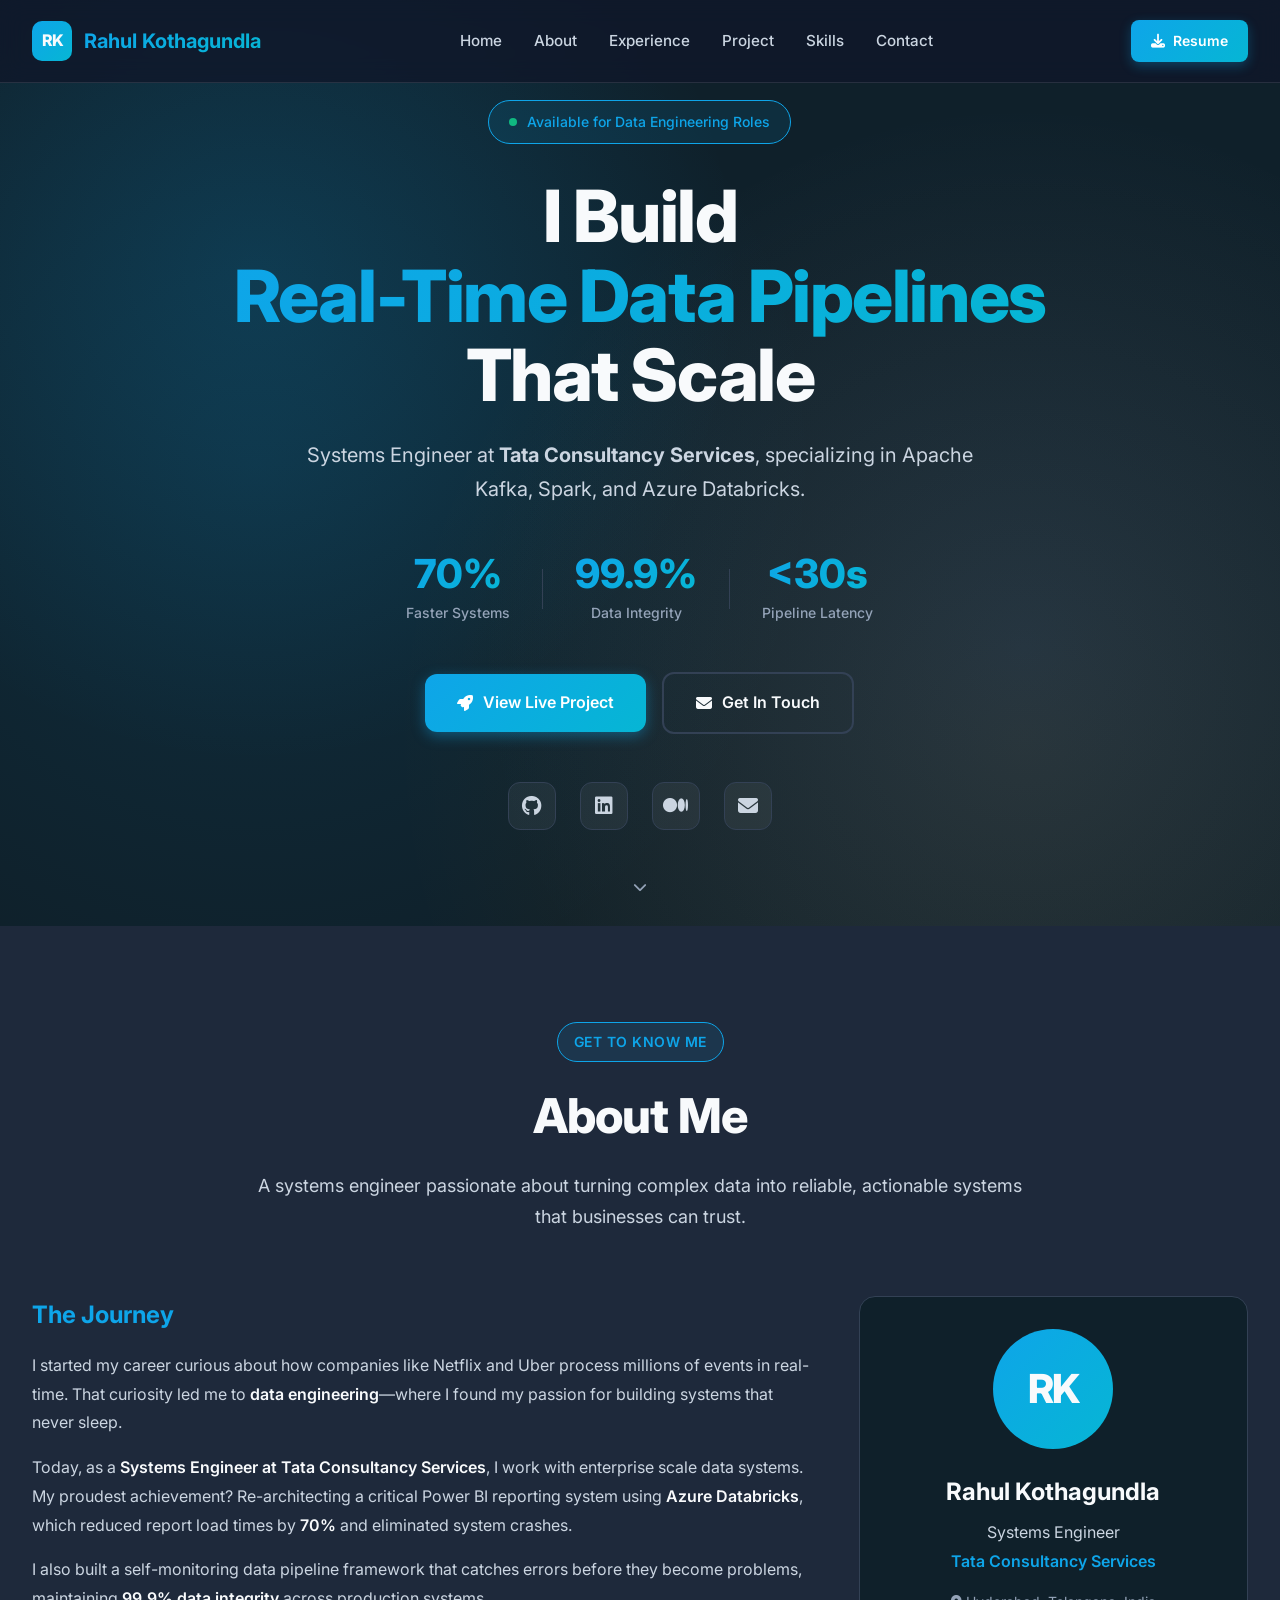
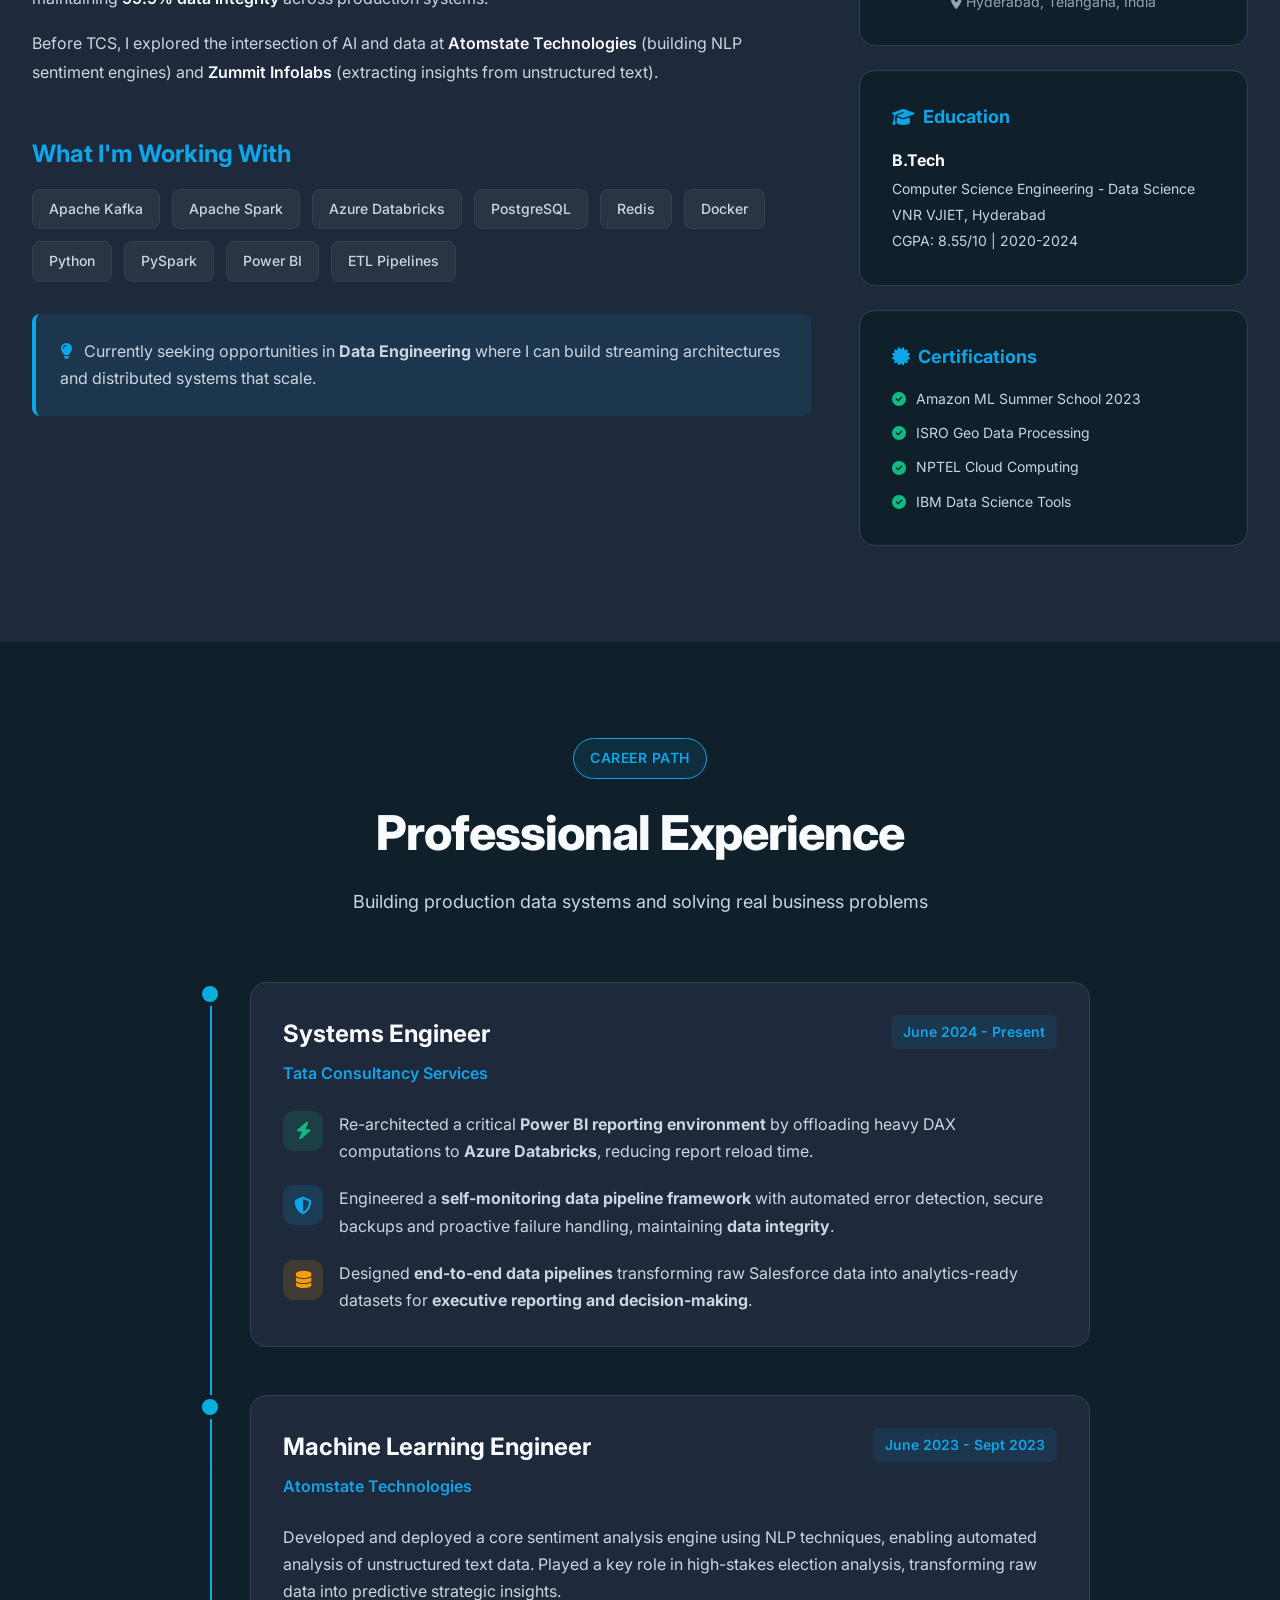
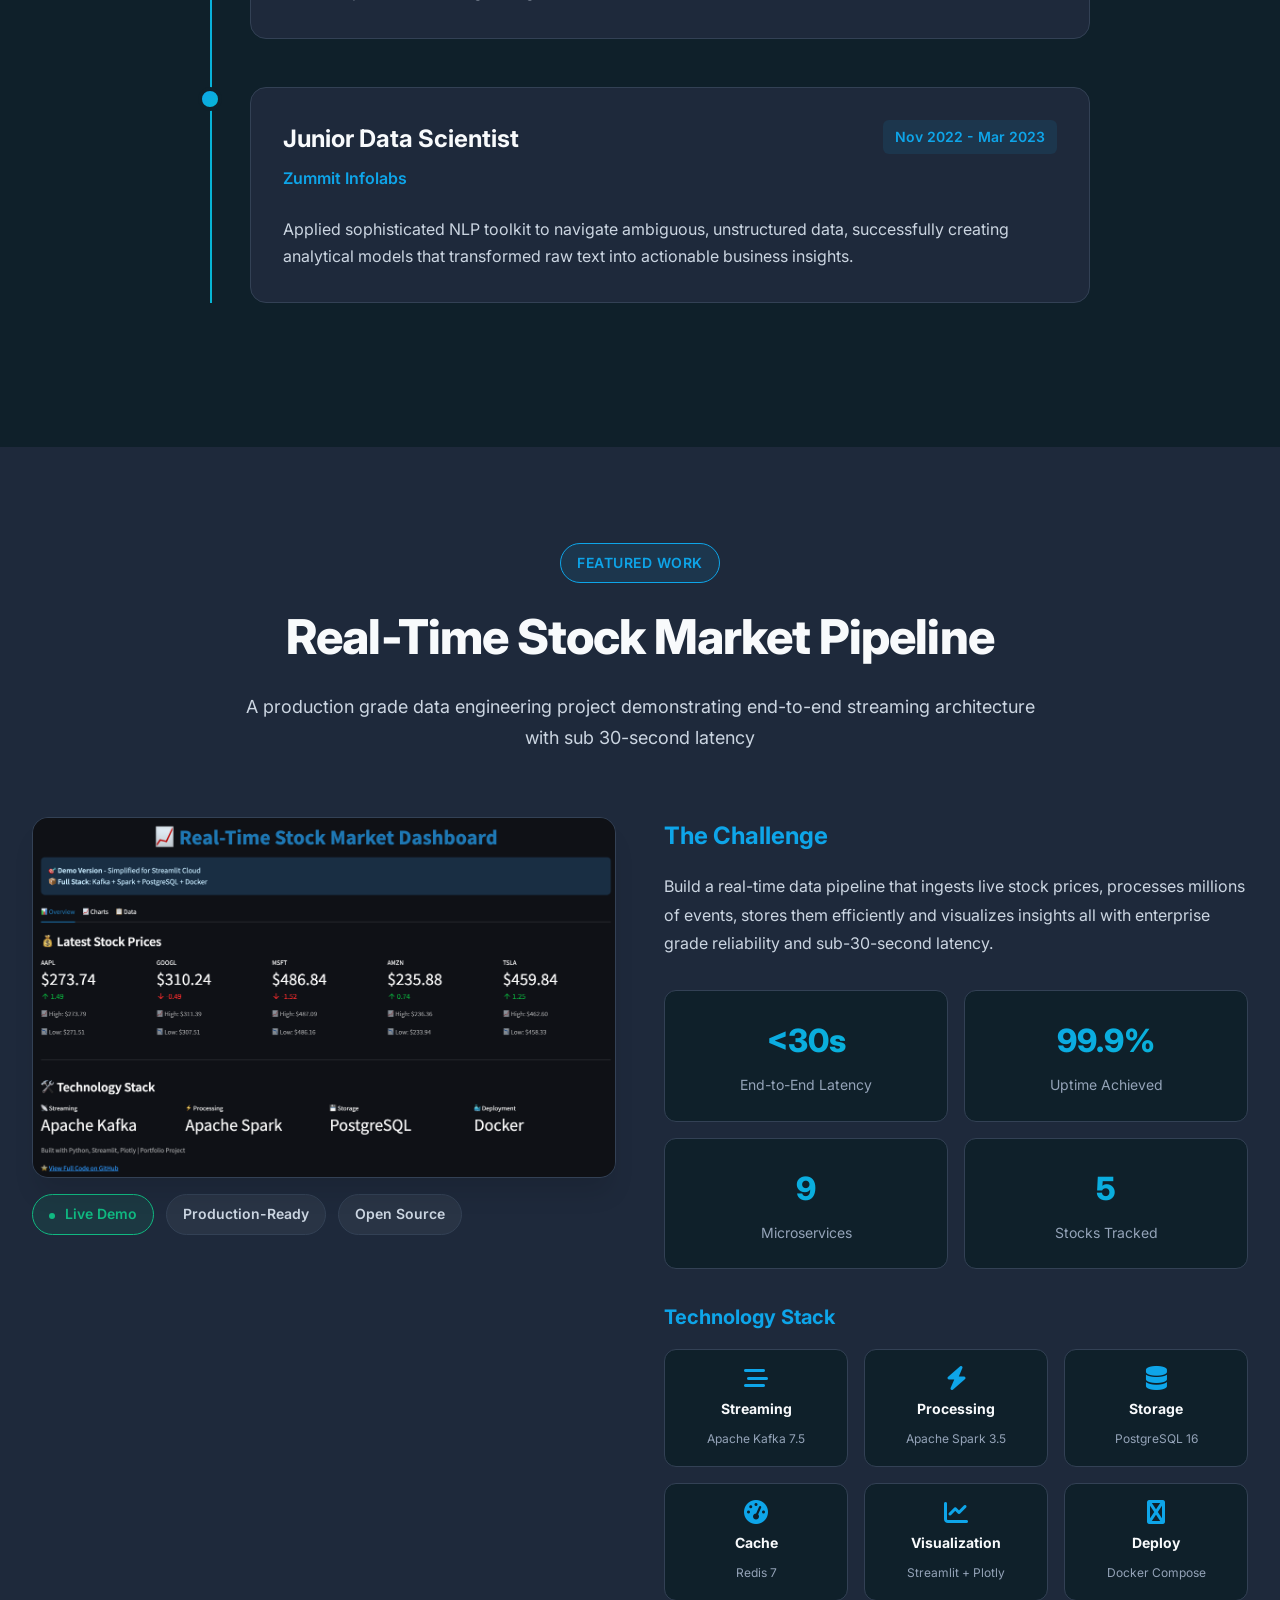
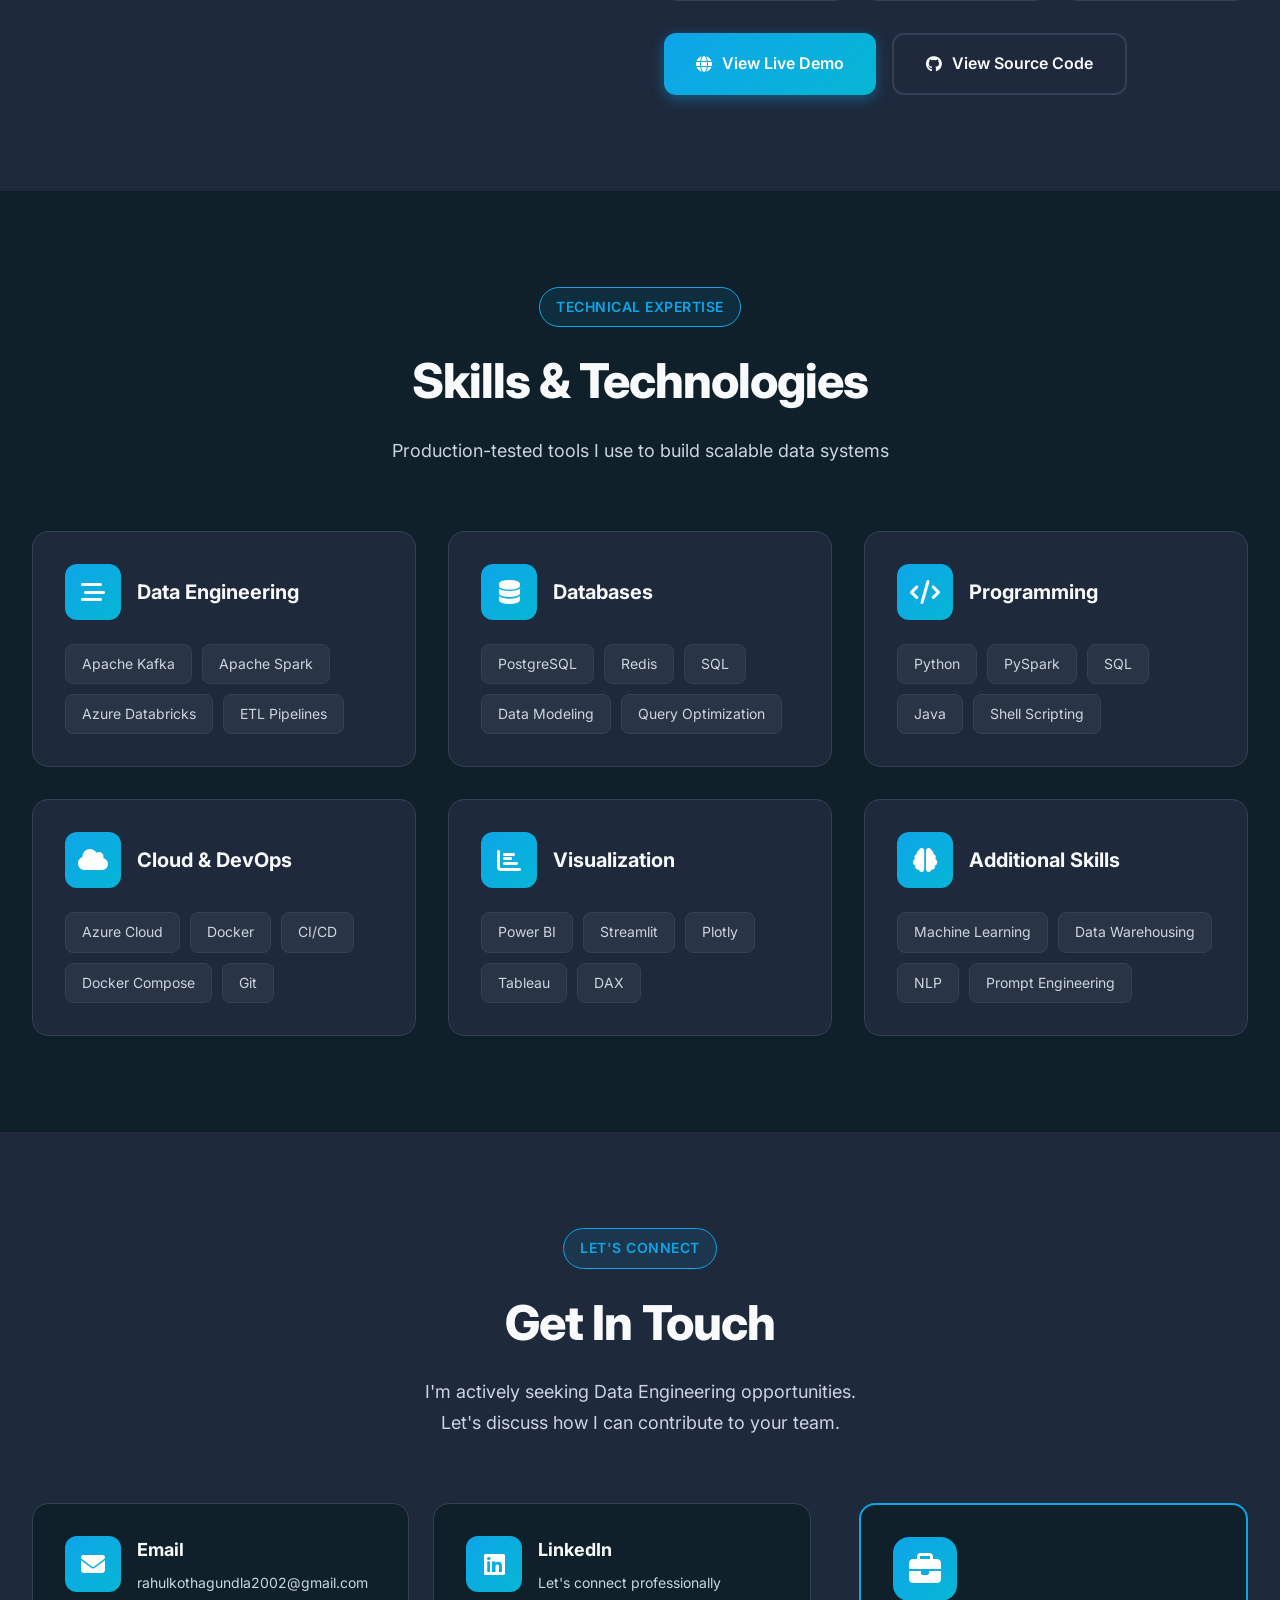
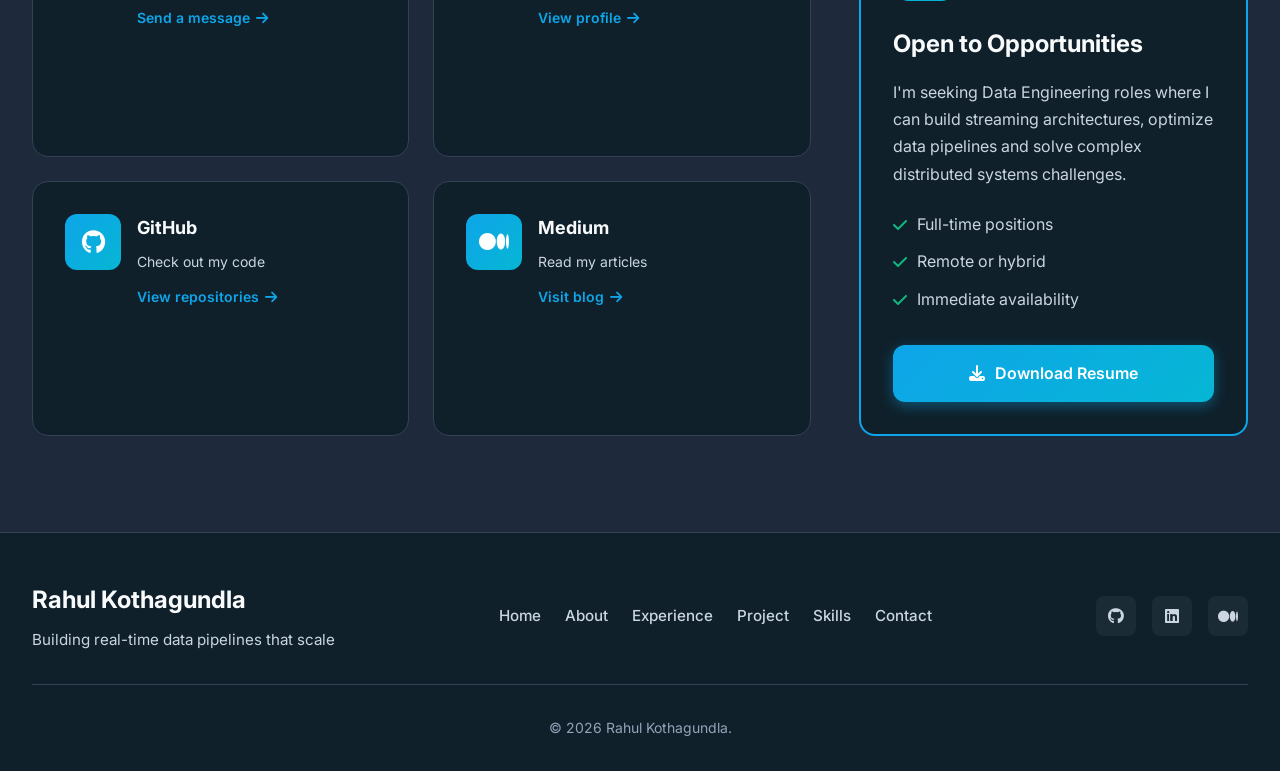
<file: index.html>
<!DOCTYPE html>
<html lang="en">
<head>
    <meta charset="UTF-8">
    <meta name="viewport" content="width=device-width, initial-scale=1.0">
    
    <!-- SEO Meta Tags -->
    <meta name="description" content="Rahul Kothagundla - Data Engineer specializing in real-time data pipelines with Apache Kafka, Spark, and Azure Databricks. Building production systems at TCS.">
    <meta name="keywords" content="Data Engineer, Apache Kafka, Apache Spark, Azure Databricks, Real-time Data Pipelines, Stream Processing, ETL, Python, PostgreSQL, Cloud Data Engineering, Distributed Systems, Data Architecture">
    <meta name="author" content="Rahul Kothagundla">
    
    <!-- Open Graph -->
    <meta property="og:title" content="Rahul Kothagundla | Data Engineer">
    <meta property="og:description" content="Building real-time data pipelines with Kafka, Spark and Azure Databricks">
    <meta property="og:type" content="website">
    
    <title>Rahul Kothagundla | Data Engineer - Real-Time Data Pipelines</title>
    
    <link rel="stylesheet" href="assets/css/style.css">
    <link rel="preconnect" href="https://fonts.googleapis.com">
    <link rel="preconnect" href="https://fonts.gstatic.com" crossorigin>
    <link href="https://fonts.googleapis.com/css2?family=Inter:wght@300;400;500;600;700;800&display=swap" rel="stylesheet">
    <link rel="stylesheet" href="https://cdnjs.cloudflare.com/ajax/libs/font-awesome/6.4.0/css/all.min.css">
</head>
<body>
    
    <!-- Navigation -->
    <nav class="nav" id="navbar">
        <div class="container">
            <div class="nav-content">
                <a href="#home" class="nav-brand">
                    <span class="brand-initial">RK</span>
                    <span class="brand-text">Rahul Kothagundla</span>
                </a>
                
                <ul class="nav-menu">
                    <li><a href="#home" class="nav-link">Home</a></li>
                    <li><a href="#about" class="nav-link">About</a></li>
                    <li><a href="#experience" class="nav-link">Experience</a></li>
                    <li><a href="#project" class="nav-link">Project</a></li>
                    <li><a href="#skills" class="nav-link">Skills</a></li>
                    <li><a href="#contact" class="nav-link">Contact</a></li>
                </ul>
                
                <a href="assets/RahulResume.pdf" class="nav-cta" download>
                    <i class="fas fa-download"></i> Resume
                </a>
            </div>
        </div>
    </nav>

    <!-- Hero Section -->
    <section id="home" class="hero">
        <div class="hero-bg-glow"></div>
        <div class="container">
            <div class="hero-content">
                
                <div class="hero-badge">
                    <span class="status-dot"></span>
                    Available for Data Engineering Roles
                </div>
                
                <h1 class="hero-title">
                    I Build<br/>
                    <span class="gradient-text">Real-Time Data Pipelines</span><br/>
                    That Scale
                </h1>
                
                <p class="hero-subtitle">
                    Systems Engineer at <strong>Tata Consultancy Services</strong>, specializing in 
                    Apache Kafka, Spark, and Azure Databricks.
                </p>
                
                <div class="hero-stats">
                    <div class="stat-item">
                        <div class="stat-value">70%</div>
                        <div class="stat-label">Faster Systems</div>
                    </div>
                    <div class="stat-divider"></div>
                    <div class="stat-item">
                        <div class="stat-value">99.9%</div>
                        <div class="stat-label">Data Integrity</div>
                    </div>
                    <div class="stat-divider"></div>
                    <div class="stat-item">
                        <div class="stat-value">&lt;30s</div>
                        <div class="stat-label">Pipeline Latency</div>
                    </div>
                </div>
                
                <div class="hero-actions">
                    <a href="#project" class="btn btn-primary">
                        <i class="fas fa-rocket"></i>
                        View Live Project
                    </a>
                    <a href="#contact" class="btn btn-secondary">
                        <i class="fas fa-envelope"></i>
                        Get In Touch
                    </a>
                </div>
                
                <div class="hero-social">
                    <a href="https://github.com/RahulKothagundla" target="_blank" class="social-link" aria-label="GitHub">
                        <i class="fab fa-github"></i>
                    </a>
                    <a href="https://www.linkedin.com/in/kothagundlarahul/" target="_blank" class="social-link" aria-label="LinkedIn">
                        <i class="fab fa-linkedin"></i>
                    </a>
                    <a href="https://medium.com/@kothagundlarahul" target="_blank" class="social-link" aria-label="Medium">
                        <i class="fab fa-medium"></i>
                    </a>
                    <a href="mailto:rahulkothagundla2002@gmail.com" class="social-link" aria-label="Email">
                        <i class="fas fa-envelope"></i>
                    </a>
                </div>
                
            </div>
        </div>
        
        <div class="hero-scroll">
            <a href="#about" class="scroll-indicator">
                <i class="fas fa-chevron-down"></i>
            </a>
        </div>
    </section>

    <!-- About Section -->
    <section id="about" class="about">
        <div class="container">
            
            <div class="section-header">
                <span class="section-badge">Get to know me</span>
                <h2 class="section-title">About Me</h2>
                <p class="section-subtitle">
                    A systems engineer passionate about turning complex data into reliable, 
                    actionable systems that businesses can trust.
                </p>
            </div>
            
            <div class="about-grid">
                
                <div class="about-content">
                    <div class="about-text">
                        <h3>The Journey</h3>
                        <p>
                            I started my career curious about how companies like Netflix and Uber 
                            process millions of events in real-time. That curiosity led me to 
                            <strong>data engineering</strong>—where I found my passion for building 
                            systems that never sleep.
                        </p>
                        <p>
                            Today, as a <strong>Systems Engineer at Tata Consultancy Services</strong>, 
                            I work with enterprise scale data systems. My proudest achievement? 
                            Re-architecting a critical Power BI reporting system using 
                            <strong>Azure Databricks</strong>, which reduced report load times by 
                            <strong>70%</strong> and eliminated system crashes.
                        </p>
                        <p>
                            I also built a self-monitoring data pipeline framework that catches errors 
                            before they become problems, maintaining <strong>99.9% data integrity</strong> 
                            across production systems.
                        </p>
                        <p>
                            Before TCS, I explored the intersection of AI and data at 
                            <strong>Atomstate Technologies</strong> (building NLP sentiment engines) 
                            and <strong>Zummit Infolabs</strong> (extracting insights from unstructured text).
                        </p>
                    </div>
                    
                    <div class="about-tech">
                        <h3>What I'm Working With</h3>
                        <div class="tech-tags">
                            <span class="tech-tag">Apache Kafka</span>
                            <span class="tech-tag">Apache Spark</span>
                            <span class="tech-tag">Azure Databricks</span>
                            <span class="tech-tag">PostgreSQL</span>
                            <span class="tech-tag">Redis</span>
                            <span class="tech-tag">Docker</span>
                            <span class="tech-tag">Python</span>
                            <span class="tech-tag">PySpark</span>
                            <span class="tech-tag">Power BI</span>
                            <span class="tech-tag">ETL Pipelines</span>
                        </div>
                    </div>
                    
                    <div class="about-cta">
                        <p class="about-note">
                            <i class="fas fa-lightbulb"></i>
                            Currently seeking opportunities in <strong>Data Engineering</strong> 
                            where I can build streaming architectures and distributed systems 
                            that scale.
                        </p>
                    </div>
                </div>
                
                <div class="about-sidebar">
                    <div class="profile-card">
                        <div class="profile-avatar">
                            <div class="avatar-placeholder">RK</div>
                        </div>
                        <h3>Rahul Kothagundla</h3>
                        <p class="profile-role">Systems Engineer</p>
                        <p class="profile-company">Tata Consultancy Services</p>
                        <div class="profile-location">
                            <i class="fas fa-map-marker-alt"></i>
                            Hyderabad, Telangana, India
                        </div>
                    </div>
                    
                    <div class="info-card">
                        <h4><i class="fas fa-graduation-cap"></i> Education</h4>
                        <div class="info-item">
                            <strong>B.Tech</strong>
                            <span>Computer Science Engineering - Data Science</span>
                            <span class="info-meta">VNR VJIET, Hyderabad</span>
                            <span class="info-meta">CGPA: 8.55/10 | 2020-2024 </span>
                        </div>
                    </div>
                    
                    <div class="info-card">
                        <h4><i class="fas fa-certificate"></i> Certifications</h4>
                        <ul class="cert-list">
                            <li><i class="fas fa-check-circle"></i> Amazon ML Summer School 2023</li>
                            <li><i class="fas fa-check-circle"></i> ISRO Geo Data Processing</li>
                            <li><i class="fas fa-check-circle"></i> NPTEL Cloud Computing</li>
                            <li><i class="fas fa-check-circle"></i> IBM Data Science Tools</li>
                        </ul>
                    </div>
                </div>
                
            </div>
        </div>
    </section>

    <!-- Experience Section -->
    <section id="experience" class="experience">
        <div class="container">
            
            <div class="section-header">
                <span class="section-badge">Career path</span>
                <h2 class="section-title">Professional Experience</h2>
                <p class="section-subtitle">
                    Building production data systems and solving real business problems
                </p>
            </div>
            
            <div class="timeline">
                
                <!-- TCS -->
                <div class="timeline-item">
                    <div class="timeline-marker"></div>
                    <div class="timeline-content">
                        <div class="timeline-header">
                            <div>
                                <h3>Systems Engineer</h3>
                                <p class="company">Tata Consultancy Services</p>
                            </div>
                            <span class="timeline-date">June 2024 - Present</span>
                        </div>
                        <div class="timeline-body">
                            <ul class="experience-points">

                                <li class="experience-point">
                                <span class="point-icon success">
                                    <i class="fas fa-bolt"></i>
                                </span>
                                <p>
                                    Re-architected a critical <strong>Power BI reporting environment</strong> by
                                    offloading heavy DAX computations to <strong>Azure Databricks</strong>,
                                    reducing report reload time.
                                </p>
                                </li>

                                <li class="experience-point">
                                <span class="point-icon info">
                                    <i class="fas fa-shield-alt"></i>
                                </span>
                                <p>
                                    Engineered a <strong>self-monitoring data pipeline framework</strong> with
                                    automated error detection, secure backups and proactive failure handling,
                                    maintaining <strong>data integrity</strong>.
                                </p>
                                </li>

                                <li class="experience-point">
                                <span class="point-icon primary">
                                    <i class="fas fa-database"></i>
                                </span>
                                <p>
                                    Designed <strong>end-to-end data pipelines</strong> transforming raw
                                    Salesforce data into analytics-ready datasets for
                                    <strong>executive reporting and decision-making</strong>.
                                </p>
                                </li>

                            </ul>
                        </div>

                    </div>
                </div>
                
                <!-- Atomstate -->
                <div class="timeline-item">
                    <div class="timeline-marker"></div>
                    <div class="timeline-content">
                        <div class="timeline-header">
                            <div>
                                <h3>Machine Learning Engineer</h3>
                                <p class="company">Atomstate Technologies</p>
                            </div>
                            <span class="timeline-date">June 2023 - Sept 2023</span>
                        </div>
                        <div class="timeline-body">
                            <p>
                                Developed and deployed a core sentiment analysis engine using NLP 
                                techniques, enabling automated analysis of unstructured text data. 
                                Played a key role in high-stakes election analysis, transforming 
                                raw data into predictive strategic insights.
                            </p>
                        </div>
                    </div>
                </div>
                
                <!-- Zummit -->
                <div class="timeline-item">
                    <div class="timeline-marker"></div>
                    <div class="timeline-content">
                        <div class="timeline-header">
                            <div>
                                <h3>Junior Data Scientist</h3>
                                <p class="company">Zummit Infolabs</p>
                            </div>
                            <span class="timeline-date">Nov 2022 - Mar 2023</span>
                        </div>
                        <div class="timeline-body">
                            <p>
                                Applied sophisticated NLP toolkit to navigate ambiguous, unstructured 
                                data, successfully creating analytical models that transformed raw 
                                text into actionable business insights.
                            </p>
                        </div>
                    </div>
                </div>
                
            </div>
        </div>
    </section>

    <!-- Featured Project Section -->
    <section id="project" class="project-showcase">
        <div class="container">
            
            <div class="section-header">
                <span class="section-badge">Featured work</span>
                <h2 class="section-title">Real-Time Stock Market Pipeline</h2>
                <p class="section-subtitle">
                    A production grade data engineering project demonstrating end-to-end 
                    streaming architecture with sub 30-second latency
                </p>
            </div>
            
            <div class="project-hero">
                <div class="project-visual">
                    <div class="project-image-wrapper">
                        <img src="assets/images/Dashboard.png" alt="Real-Time Stock Pipeline Dashboard" class="project-image">
                        <div class="project-overlay">
                            <a href="https://stock-pipeline.streamlit.app/" target="_blank" class="overlay-btn">
                                <i class="fas fa-external-link-alt"></i>
                                View Live Dashboard
                            </a>
                        </div>
                    </div>
                    
                    <div class="project-badges">
                        <span class="project-badge live">
                            <span class="badge-dot"></span> Live Demo
                        </span>
                        <span class="project-badge">Production-Ready</span>
                        <span class="project-badge">Open Source</span>
                    </div>
                </div>
                
                <div class="project-details">
                    <div class="project-intro">
                        <h3>The Challenge</h3>
                        <p>
                            Build a real-time data pipeline that ingests live stock prices, 
                            processes millions of events, stores them efficiently and visualizes 
                            insights all with enterprise grade reliability and sub-30-second latency.
                        </p>
                    </div>
                    
                    <div class="project-metrics">
                        <div class="metric-box">
                            <div class="metric-value">&lt;30s</div>
                            <div class="metric-label">End-to-End Latency</div>
                        </div>
                        <div class="metric-box">
                            <div class="metric-value">99.9%</div>
                            <div class="metric-label">Uptime Achieved</div>
                        </div>
                        <div class="metric-box">
                            <div class="metric-value">9</div>
                            <div class="metric-label">Microservices</div>
                        </div>
                        <div class="metric-box">
                            <div class="metric-value">5</div>
                            <div class="metric-label">Stocks Tracked</div>
                        </div>
                    </div>
                    
                    <div class="project-tech-stack">
                        <h3>Technology Stack</h3>
                        <div class="tech-stack-grid">
                            <div class="tech-stack-item">
                                <i class="fas fa-stream"></i>
                                <strong>Streaming</strong>
                                <span>Apache Kafka 7.5</span>
                            </div>
                            <div class="tech-stack-item">
                                <i class="fas fa-bolt"></i>
                                <strong>Processing</strong>
                                <span>Apache Spark 3.5</span>
                            </div>
                            <div class="tech-stack-item">
                                <i class="fas fa-database"></i>
                                <strong>Storage</strong>
                                <span>PostgreSQL 16</span>
                            </div>
                            <div class="tech-stack-item">
                                <i class="fas fa-tachometer-alt"></i>
                                <strong>Cache</strong>
                                <span>Redis 7</span>
                            </div>
                            <div class="tech-stack-item">
                                <i class="fas fa-chart-line"></i>
                                <strong>Visualization</strong>
                                <span>Streamlit + Plotly</span>
                            </div>
                            <div class="tech-stack-item">
                                <i class="fas fa-docker"></i>
                                <strong>Deploy</strong>
                                <span>Docker Compose</span>
                            </div>
                        </div>
                    </div>
                    
                    <div class="project-actions">
                        <a href="https://stock-pipeline.streamlit.app/" target="_blank" class="btn btn-primary">
                            <i class="fas fa-globe"></i>
                            View Live Demo
                        </a>
                        <a href="https://github.com/RahulKothagundla/realtime-stock-pipeline" target="_blank" class="btn btn-secondary">
                            <i class="fab fa-github"></i>
                            View Source Code
                        </a>
                    </div>
                </div>
            </div>
            
        </div>
    </section>

    <!-- Skills Section -->
    <section id="skills" class="skills">
        <div class="container">
            
            <div class="section-header">
                <span class="section-badge">Technical expertise</span>
                <h2 class="section-title">Skills & Technologies</h2>
                <p class="section-subtitle">
                    Production-tested tools I use to build scalable data systems
                </p>
            </div>
            
            <div class="skills-grid">
                
                
                <div class="skill-card">
                    <div class="skill-header">
                        <div class="skill-icon">
                            <i class="fas fa-stream"></i>
                        </div>
                        <h3>Data Engineering</h3>
                    </div>
                    <div class="skill-tags">
                        <span>Apache Kafka</span>
                        <span>Apache Spark</span>
                        <span>Azure Databricks</span>
                        <span>ETL Pipelines</span>
                    </div>
                </div>
                
                
                <div class="skill-card">
                    <div class="skill-header">
                        <div class="skill-icon">
                            <i class="fas fa-database"></i>
                        </div>
                        <h3>Databases</h3>
                    </div>
                    <div class="skill-tags">
                        <span>PostgreSQL</span>
                        <span>Redis</span>
                        <span>SQL</span>
                        <span>Data Modeling</span>
                        <span>Query Optimization</span>
                    </div>
                </div>
                
                <div class="skill-card">
                    <div class="skill-header">
                        <div class="skill-icon">
                            <i class="fas fa-code"></i>
                        </div>
                        <h3>Programming</h3>
                    </div>
                    <div class="skill-tags">
                        <span>Python</span>
                        <span>PySpark</span>
                        <span>SQL</span>
                        <span>Java</span>
                        <span>Shell Scripting</span>
                    </div>
                </div>
                
                <div class="skill-card">
                    <div class="skill-header">
                        <div class="skill-icon">
                            <i class="fas fa-cloud"></i>
                        </div>
                        <h3>Cloud & DevOps</h3>
                    </div>
                    <div class="skill-tags">
                        <span>Azure Cloud</span>
                        <span>Docker</span>
                        <span>CI/CD</span>
                        <span>Docker Compose</span>
                        <span>Git</span>                        
                    </div>
                </div>
                
                <div class="skill-card">
                    <div class="skill-header">
                        <div class="skill-icon">
                            <i class="fas fa-chart-bar"></i>
                        </div>
                        <h3>Visualization</h3>
                    </div>
                    <div class="skill-tags">
                        <span>Power BI</span>
                        <span>Streamlit</span>
                        <span>Plotly</span>
                        <span>Tableau</span>
                        <span>DAX</span>
                    </div>
                </div>
                
                <div class="skill-card">
                    <div class="skill-header">
                        <div class="skill-icon">
                            <i class="fas fa-brain"></i>
                        </div>
                        <h3>Additional Skills</h3>
                    </div>
                    <div class="skill-tags">
                        <span>Machine Learning</span>
                        <span>Data Warehousing</span>
                        <span>NLP</span>
                        <span>Prompt Engineering</span>
                    </div>
                </div>
                
            </div>
            
        </div>
    </section>

    <!-- Contact Section -->
    <section id="contact" class="contact">
        <div class="container">
            
            <div class="section-header">
                <span class="section-badge">Let's connect</span>
                <h2 class="section-title">Get In Touch</h2>
                <p class="section-subtitle">
                    I'm actively seeking Data Engineering opportunities.<br/>
                    Let's discuss how I can contribute to your team.
                </p>
            </div>
            
            <div class="contact-grid">
                
                <div class="contact-methods">
                    <a href="mailto:rahulkothagundla2002@gmail.com" class="contact-card email">
                        <div class="contact-icon">
                            <i class="fas fa-envelope"></i>
                        </div>
                        <div class="contact-info">
                            <h3>Email</h3>
                            <p>rahulkothagundla2002@gmail.com</p>
                            <span class="contact-cta">Send a message <i class="fas fa-arrow-right"></i></span>
                        </div>
                    </a>
                    
                    <a href="https://www.linkedin.com/in/kothagundlarahul/" target="_blank" class="contact-card linkedin">
                        <div class="contact-icon">
                            <i class="fab fa-linkedin"></i>
                        </div>
                        <div class="contact-info">
                            <h3>LinkedIn</h3>
                            <p>Let's connect professionally</p>
                            <span class="contact-cta">View profile <i class="fas fa-arrow-right"></i></span>
                        </div>
                    </a>
                    
                    <a href="https://github.com/RahulKothagundla" target="_blank" class="contact-card github">
                        <div class="contact-icon">
                            <i class="fab fa-github"></i>
                        </div>
                        <div class="contact-info">
                            <h3>GitHub</h3>
                            <p>Check out my code</p>
                            <span class="contact-cta">View repositories <i class="fas fa-arrow-right"></i></span>
                        </div>
                    </a>
                    
                    <a href="https://medium.com/@kothagundlarahul" target="_blank" class="contact-card medium">
                        <div class="contact-icon">
                            <i class="fab fa-medium"></i>
                        </div>
                        <div class="contact-info">
                            <h3>Medium</h3>
                            <p>Read my articles</p>
                            <span class="contact-cta">Visit blog <i class="fas fa-arrow-right"></i></span>
                        </div>
                    </a>
                </div>
                
                <div class="contact-cta-section">
                    <div class="cta-card">
                        <div class="cta-icon">
                            <i class="fas fa-briefcase"></i>
                        </div>
                        <h3>Open to Opportunities</h3>
                        <p>
                            I'm seeking Data Engineering roles where I can build streaming 
                            architectures, optimize data pipelines and solve complex 
                            distributed systems challenges.
                        </p>
                        <div class="cta-highlights">
                            <div class="highlight-item">
                                <i class="fas fa-check"></i>
                                <span>Full-time positions</span>
                            </div>
                            <div class="highlight-item">
                                <i class="fas fa-check"></i>
                                <span>Remote or hybrid</span>
                            </div>
                            <div class="highlight-item">
                                <i class="fas fa-check"></i>
                                <span>Immediate availability</span>
                            </div>
                        </div>
                        <a href="assets/RahulResume.pdf" class="btn btn-primary btn-block" download>
                            <i class="fas fa-download"></i>
                            Download Resume
                        </a>
                    </div>
                </div>
                
            </div>
            
        </div>
    </section>

    <!-- Footer -->
    <footer class="footer">
        <div class="container">
            <div class="footer-content">
                <div class="footer-brand">
                    <h3>Rahul Kothagundla</h3>
                    <p>Building real-time data pipelines that scale</p>
                </div>
                <div class="footer-links">
                    <a href="#home">Home</a>
                    <a href="#about">About</a>
                    <a href="#experience">Experience</a>
                    <a href="#project">Project</a>
                    <a href="#skills">Skills</a>
                    <a href="#contact">Contact</a>
                </div>
                <div class="footer-social">
                    <a href="https://github.com/RahulKothagundla" target="_blank"><i class="fab fa-github"></i></a>
                    <a href="https://www.linkedin.com/in/kothagundlarahul/" target="_blank"><i class="fab fa-linkedin"></i></a>
                    <a href="https://medium.com/@kothagundlarahul" target="_blank"><i class="fab fa-medium"></i></a>
                </div>
            </div>
            <div class="footer-bottom">
                <p>&copy; 2026 Rahul Kothagundla.</p>
            </div>
        </div>
    </footer>

    <script src="assets/js/main.js"></script>
</body>
</html>
</file>
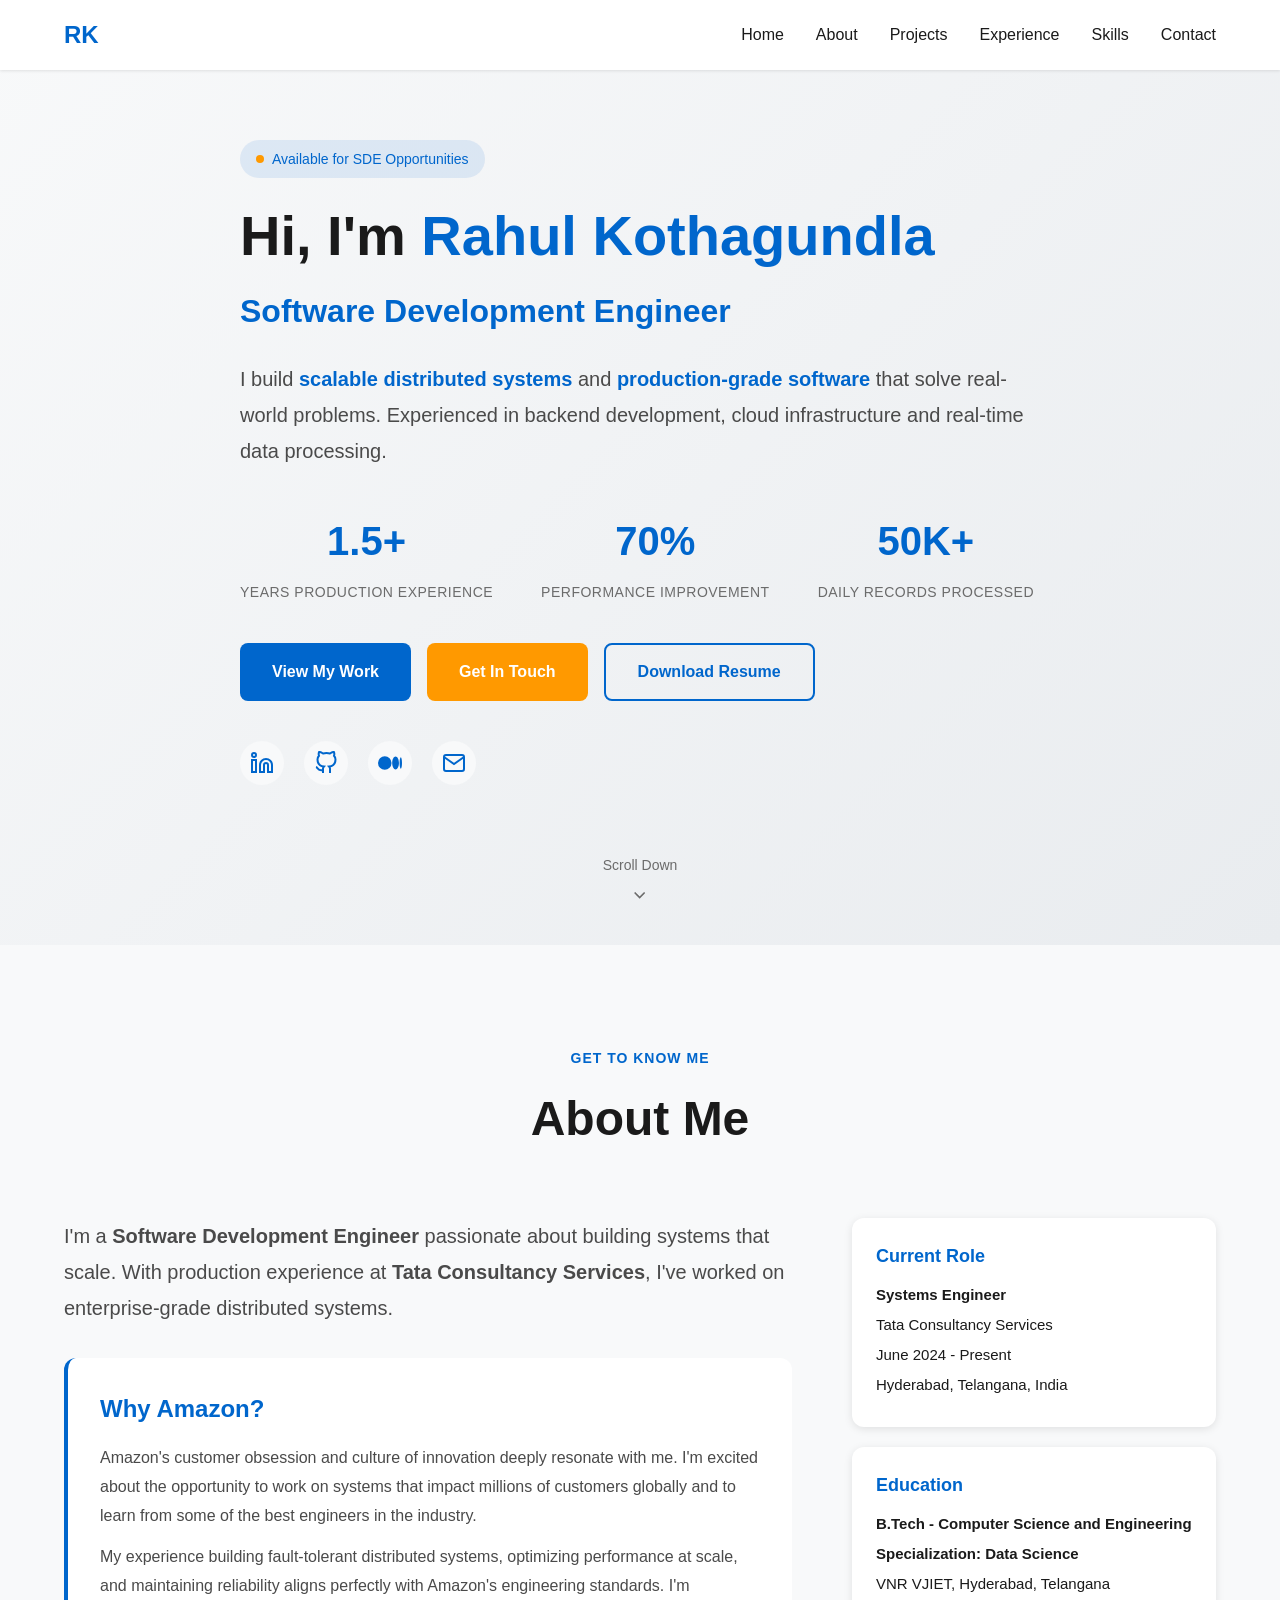
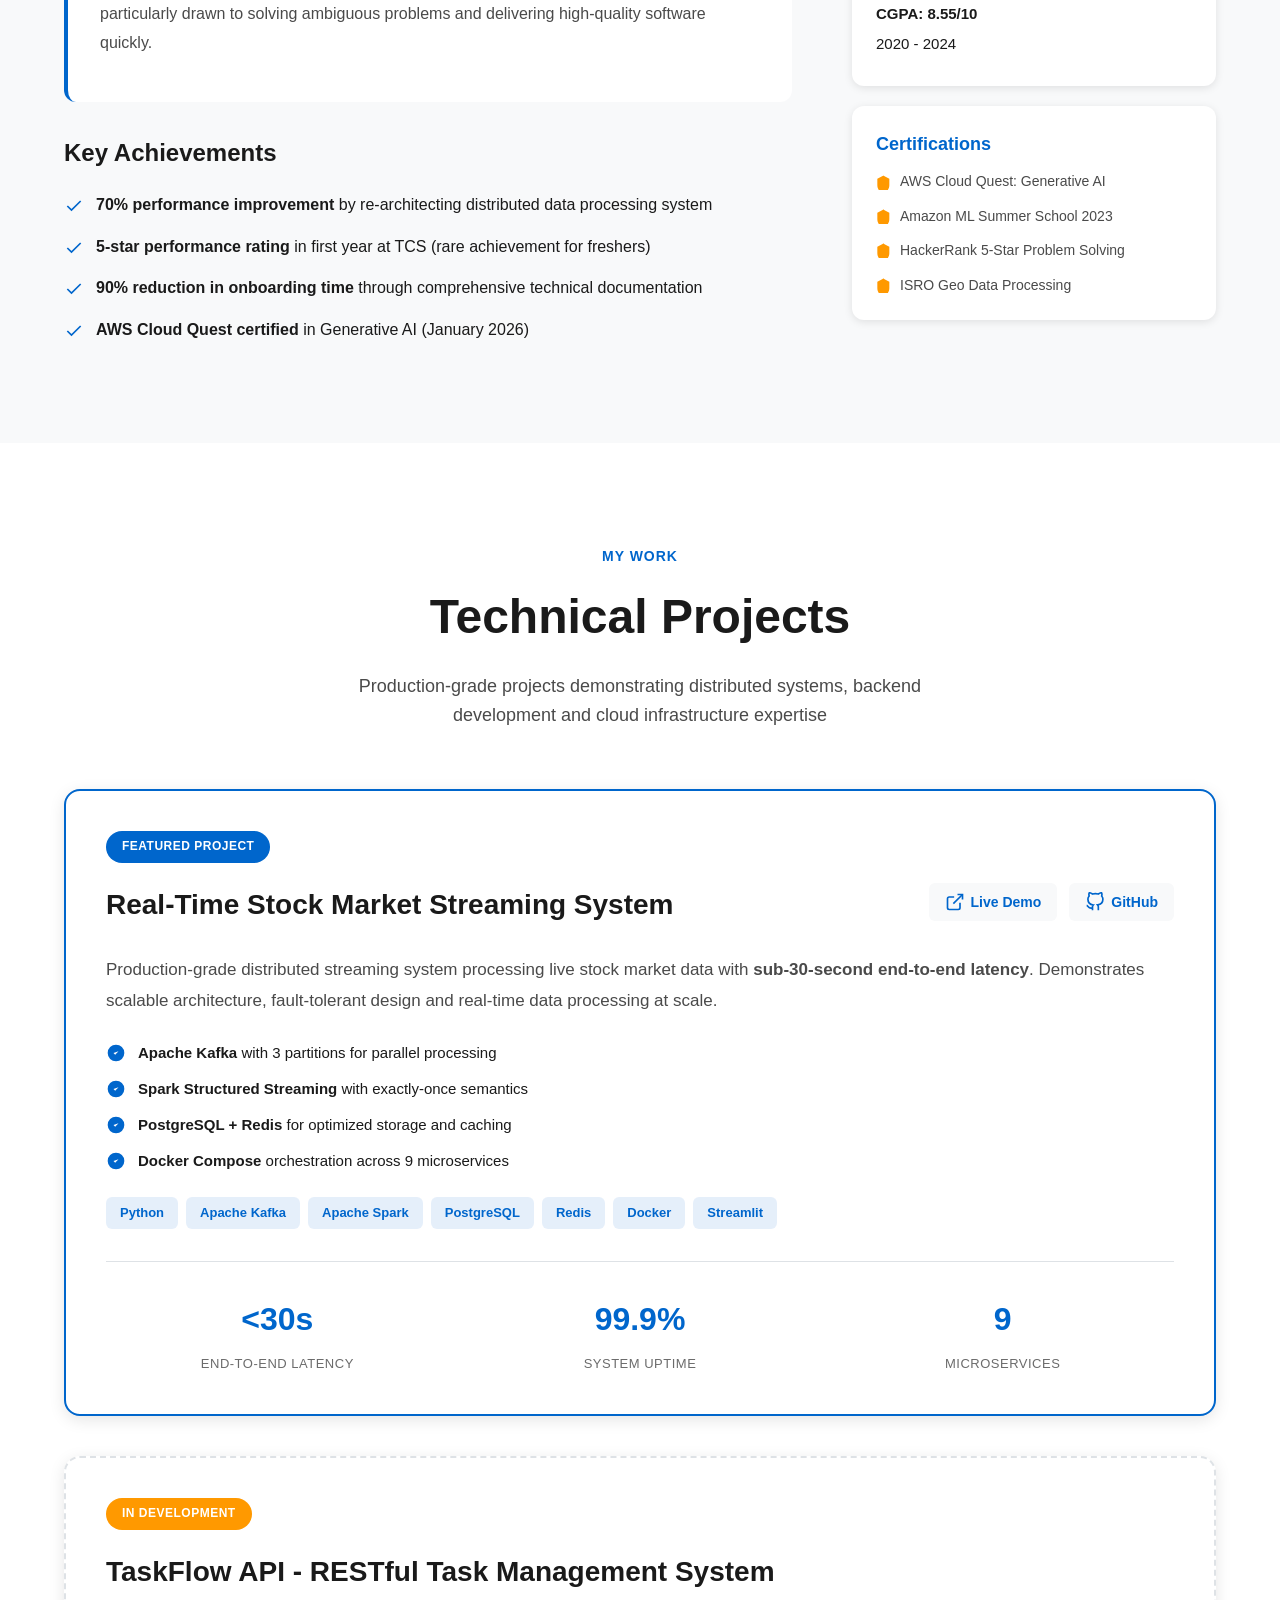
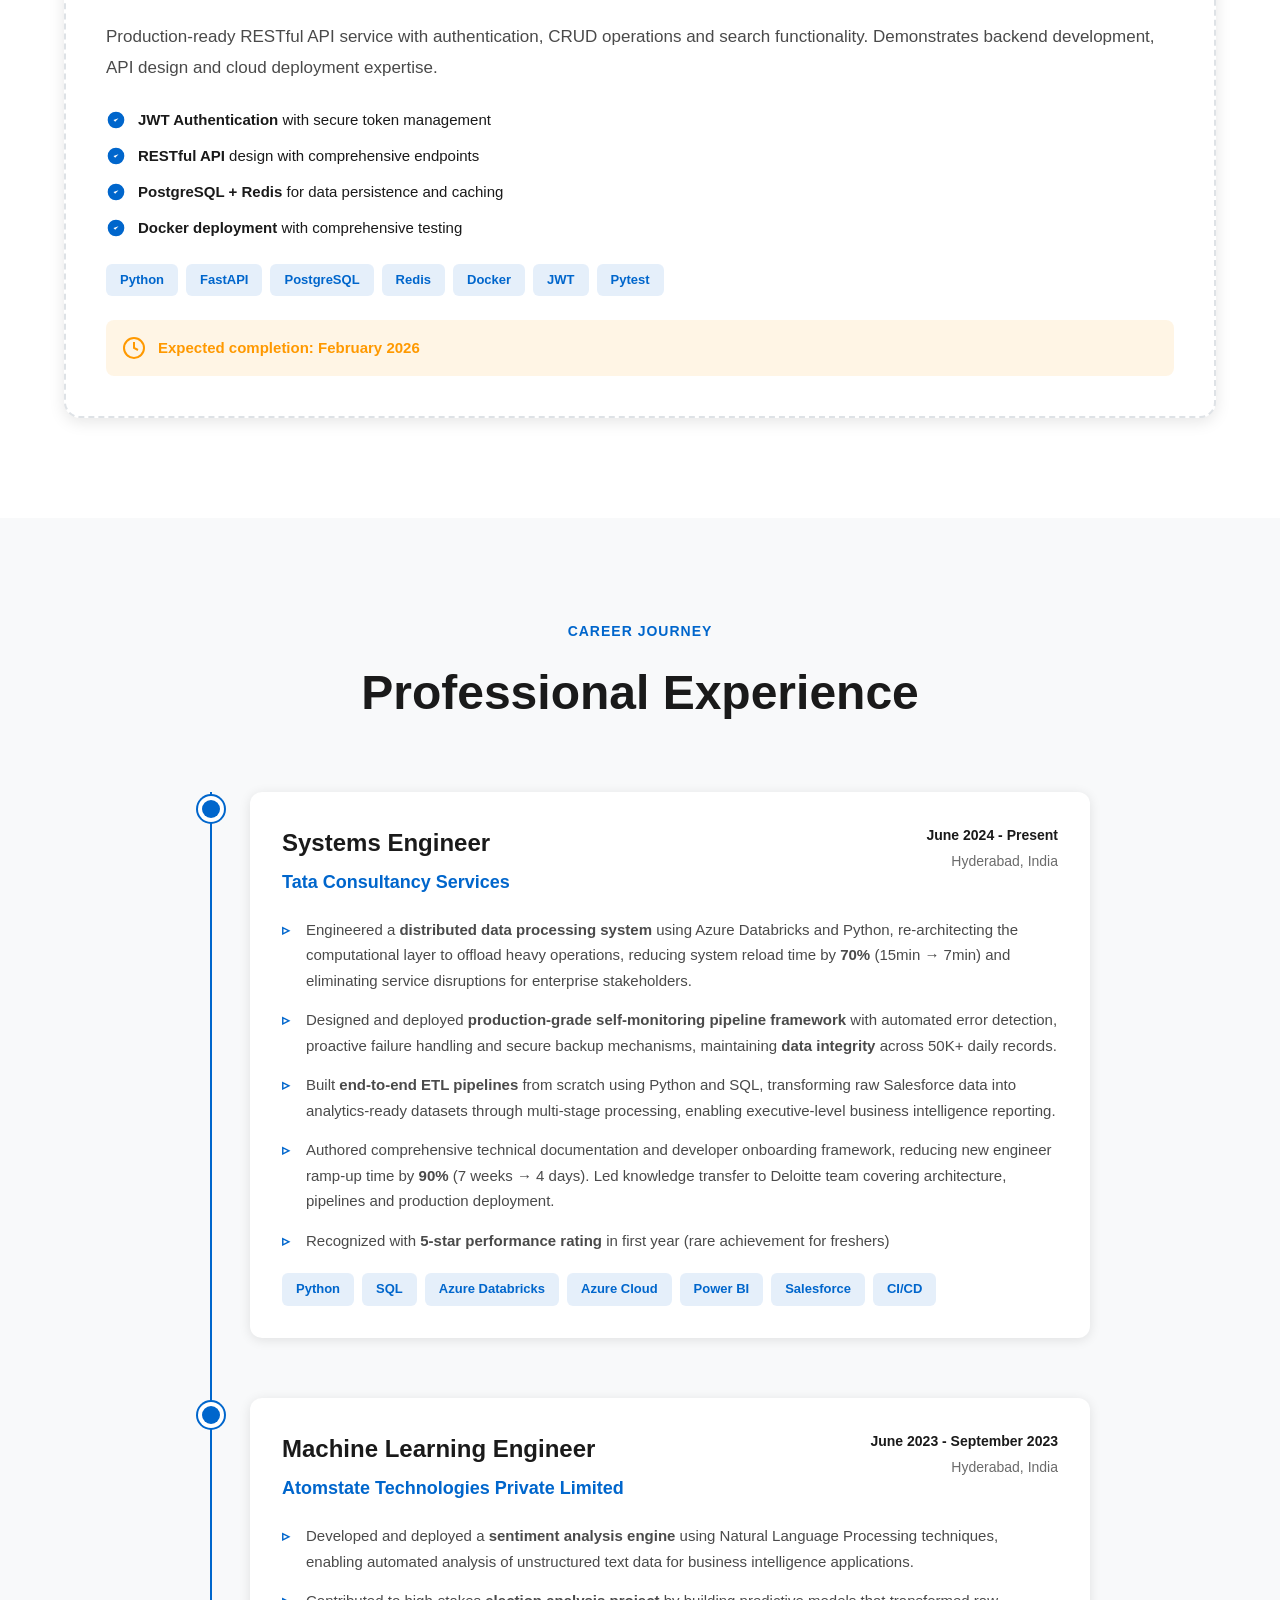
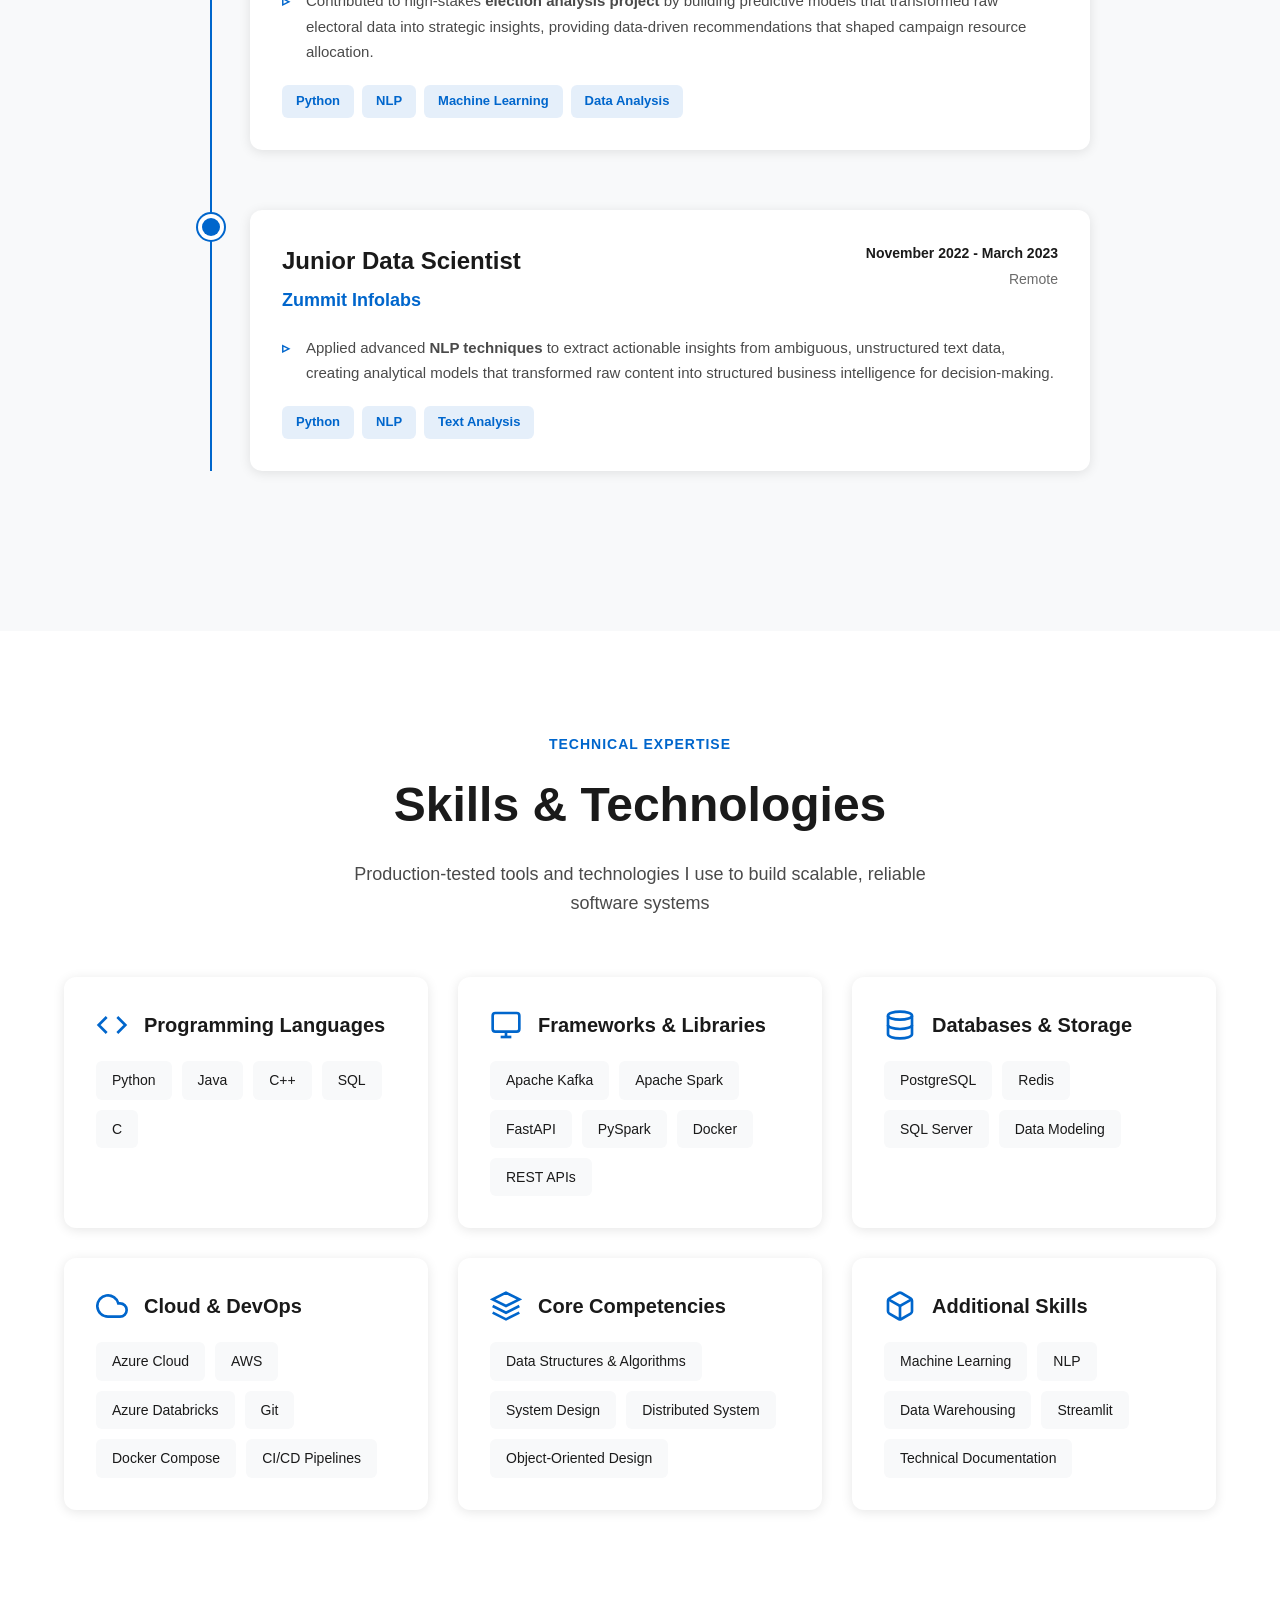
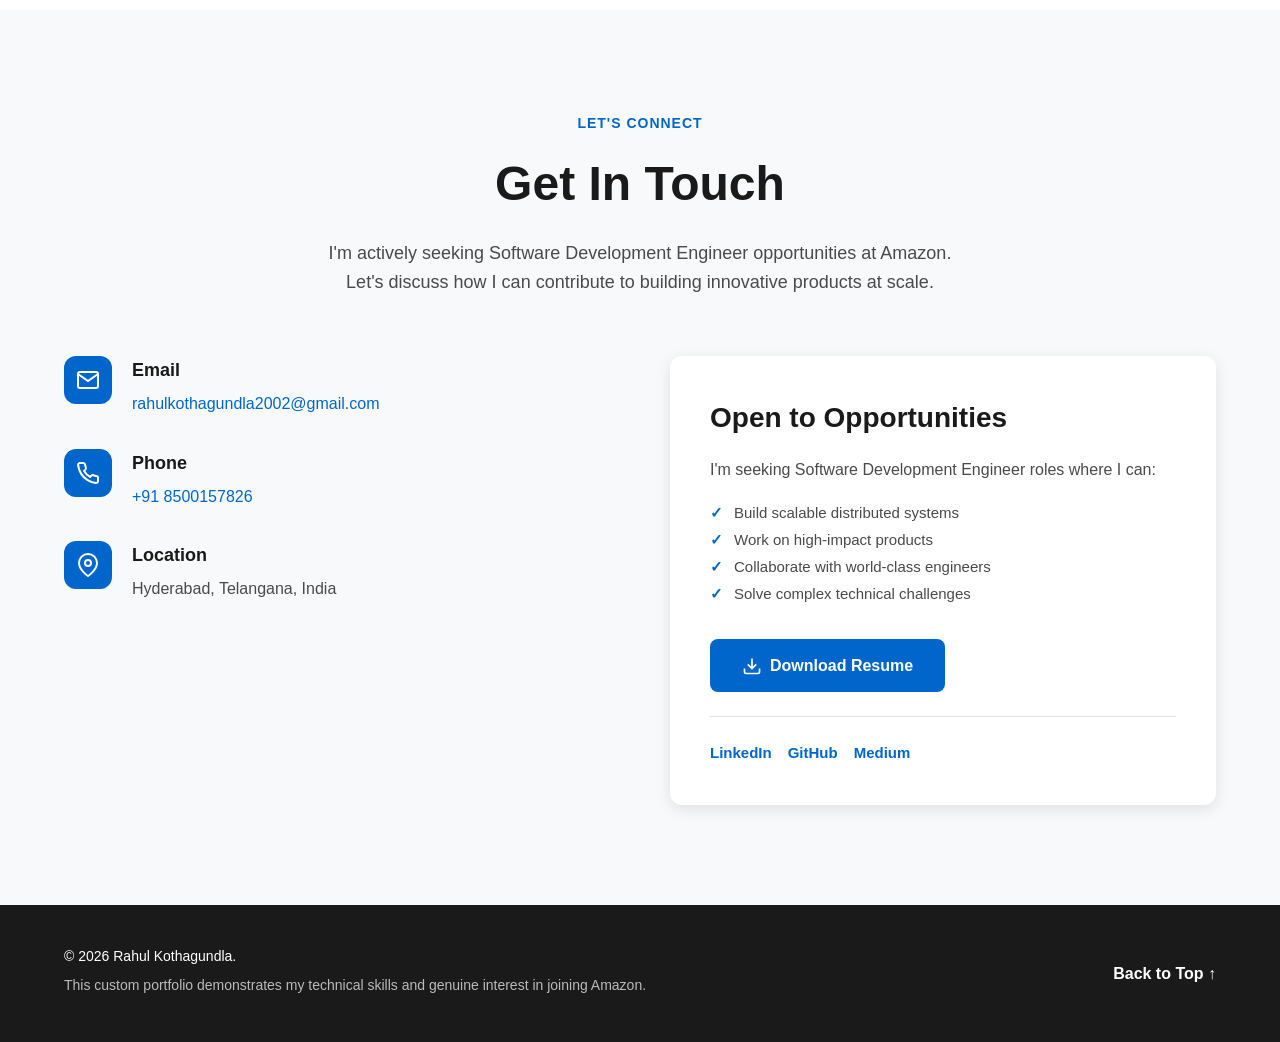
<file: amazon-sde/index.html>
<!DOCTYPE html>
<html lang="en">
<head>
    <meta charset="UTF-8">
    <meta name="viewport" content="width=device-width, initial-scale=1.0">
    <meta name="description" content="Rahul Kothagundla - Software Development Engineer with expertise in distributed systems, backend development and cloud infrastructure. Applying for Amazon SDE I role.">
    <meta name="keywords" content="Software Engineer, Amazon, SDE, Distributed Systems, Java, Python, Kafka, Spark">
    <meta name="author" content="Rahul Kothagundla">
    
    <!-- Open Graph / Social Media -->
    <meta property="og:title" content="Rahul Kothagundla - Software Development Engineer">
    <meta property="og:description" content="Building scalable distributed systems and production-grade software solutions">
    <meta property="og:type" content="website">
    
    <title>Rahul Kothagundla | Software Development Engineer - Amazon SDE Portfolio</title>
    
    <!-- Favicon -->
    <link rel="icon" type="image/svg+xml" href="data:image/svg+xml,<svg xmlns='http://www.w3.org/2000/svg' viewBox='0 0 100 100'><text y='.9em' font-size='90'>👨‍💻</text></svg>">
    
    <link rel="stylesheet" href="styles.css">
</head>
<body>
    <!-- Navigation -->
    <nav class="nav">
        <div class="nav-container">
            <div class="nav-logo">
                <span class="logo-text">RK</span>
            </div>
            <ul class="nav-menu" id="navMenu">
                <li><a href="#home" class="nav-link">Home</a></li>
                <li><a href="#about" class="nav-link">About</a></li>
                <li><a href="#projects" class="nav-link">Projects</a></li>
                <li><a href="#experience" class="nav-link">Experience</a></li>
                <li><a href="#skills" class="nav-link">Skills</a></li>
                <li><a href="#contact" class="nav-link">Contact</a></li>
            </ul>
            <div class="nav-toggle" id="navToggle">
                <span></span>
                <span></span>
                <span></span>
            </div>
        </div>
    </nav>

    <!-- Hero Section -->
    <section id="home" class="hero">
        <div class="container">
            <div class="hero-content">
                <div class="hero-badge">
                    <span class="badge-dot"></span>
                    Available for SDE Opportunities
                </div>
                <h1 class="hero-title">
                    Hi, I'm <span class="highlight">Rahul Kothagundla</span>
                </h1>
                <h2 class="hero-subtitle">Software Development Engineer</h2>
                <p class="hero-description">
                    I build <span class="highlight-text">scalable distributed systems</span> and 
                    <span class="highlight-text">production-grade software</span> that solve real-world problems. 
                    Experienced in backend development, cloud infrastructure and real-time data processing.
                </p>
                
                <div class="hero-stats">
                    <div class="stat-item">
                        <div class="stat-number">1.5+</div>
                        <div class="stat-label">Years Production Experience</div>
                    </div>
                    <div class="stat-item">
                        <div class="stat-number">70%</div>
                        <div class="stat-label">Performance Improvement</div>
                    </div>
                    <div class="stat-item">
                        <div class="stat-number">50K+</div>
                        <div class="stat-label">Daily Records Processed</div>
                    </div>
                </div>

                <div class="hero-cta">
                    <a href="#projects" class="btn btn-primary">View My Work</a>
                    <a href="#contact" class="btn btn-secondary">Get In Touch</a>
                    <a href="assets/Rahul_Kothagundla_Resume.pdf" class="btn btn-outline" download>Download Resume</a>
                </div>

                <div class="hero-links">
                    <a href="https://linkedin.com/in/kothagundlarahul" target="_blank" rel="noopener" class="social-link" aria-label="LinkedIn">
                        <svg viewBox="0 0 24 24" width="24" height="24" stroke="currentColor" stroke-width="2" fill="none">
                            <path d="M16 8a6 6 0 0 1 6 6v7h-4v-7a2 2 0 0 0-2-2 2 2 0 0 0-2 2v7h-4v-7a6 6 0 0 1 6-6z"></path>
                            <rect x="2" y="9" width="4" height="12"></rect>
                            <circle cx="4" cy="4" r="2"></circle>
                        </svg>
                    </a>
                    <a href="https://github.com/RahulKothagundla" target="_blank" rel="noopener" class="social-link" aria-label="GitHub">
                        <svg viewBox="0 0 24 24" width="24" height="24" stroke="currentColor" stroke-width="2" fill="none">
                            <path d="M9 19c-5 1.5-5-2.5-7-3m14 6v-3.87a3.37 3.37 0 0 0-.94-2.61c3.14-.35 6.44-1.54 6.44-7A5.44 5.44 0 0 0 20 4.77 5.07 5.07 0 0 0 19.91 1S18.73.65 16 2.48a13.38 13.38 0 0 0-7 0C6.27.65 5.09 1 5.09 1A5.07 5.07 0 0 0 5 4.77a5.44 5.44 0 0 0-1.5 3.78c0 5.42 3.3 6.61 6.44 7A3.37 3.37 0 0 0 9 18.13V22"></path>
                        </svg>
                    </a>
                    <a href="https://medium.com/@kothagundlarahul" target="_blank" rel="noopener" class="social-link" aria-label="Medium">
                        <svg viewBox="0 0 24 24" width="24" height="24" fill="currentColor">
                            <path d="M13.54 12a6.8 6.8 0 01-6.77 6.82A6.8 6.8 0 010 12a6.8 6.8 0 016.77-6.82A6.8 6.8 0 0113.54 12zM20.96 12c0 3.54-1.51 6.42-3.38 6.42-1.87 0-3.39-2.88-3.39-6.42s1.52-6.42 3.39-6.42 3.38 2.88 3.38 6.42M24 12c0 3.17-.53 5.75-1.19 5.75-.66 0-1.19-2.58-1.19-5.75s.53-5.75 1.19-5.75C23.47 6.25 24 8.83 24 12z"/>
                        </svg>
                    </a>
                    <a href="mailto:rahulkothagundla2002@gmail.com" class="social-link" aria-label="Email">
                        <svg viewBox="0 0 24 24" width="24" height="24" stroke="currentColor" stroke-width="2" fill="none">
                            <path d="M4 4h16c1.1 0 2 .9 2 2v12c0 1.1-.9 2-2 2H4c-1.1 0-2-.9-2-2V6c0-1.1.9-2 2-2z"></path>
                            <polyline points="22,6 12,13 2,6"></polyline>
                        </svg>
                    </a>
                </div>
            </div>
        </div>
        <div class="hero-scroll">
            <span>Scroll Down</span>
            <svg width="20" height="20" viewBox="0 0 24 24" fill="none" stroke="currentColor" stroke-width="2">
                <polyline points="6 9 12 15 18 9"></polyline>
            </svg>
        </div>
    </section>

    <!-- About Section -->
    <section id="about" class="about">
        <div class="container">
            <div class="section-header">
                <span class="section-label">Get to know me</span>
                <h2 class="section-title">About Me</h2>
            </div>

            <div class="about-content">
                <div class="about-text">
                    <p class="about-intro">
                        I'm a <strong>Software Development Engineer</strong> passionate about building systems that scale. 
                        With production experience at <strong>Tata Consultancy Services</strong>, I've worked on 
                        enterprise-grade distributed systems.
                    </p>

                    <div class="about-highlight">
                        <h3>Why Amazon?</h3>
                        <p>
                            Amazon's customer obsession and culture of innovation deeply resonate with me. I'm excited 
                            about the opportunity to work on systems that impact millions of customers globally and to 
                            learn from some of the best engineers in the industry.
                        </p>
                        <p>
                            My experience building fault-tolerant distributed systems, optimizing performance at scale, 
                            and maintaining reliability aligns perfectly with Amazon's engineering standards. 
                            I'm particularly drawn to solving ambiguous problems and delivering high-quality software quickly.
                        </p>
                    </div>

                    <div class="about-achievements">
                        <h3>Key Achievements</h3>
                        <ul class="achievements-list">
                            <li>
                                <svg width="20" height="20" viewBox="0 0 24 24" fill="none" stroke="currentColor" stroke-width="2">
                                    <polyline points="20 6 9 17 4 12"></polyline>
                                </svg>
                                <span><strong>70% performance improvement</strong> by re-architecting distributed data processing system</span>
                            </li>
                            <li>
                                <svg width="20" height="20" viewBox="0 0 24 24" fill="none" stroke="currentColor" stroke-width="2">
                                    <polyline points="20 6 9 17 4 12"></polyline>
                                </svg>
                                <span><strong>5-star performance rating</strong> in first year at TCS (rare achievement for freshers)</span>
                            </li>
                            <li>
                                <svg width="20" height="20" viewBox="0 0 24 24" fill="none" stroke="currentColor" stroke-width="2">
                                    <polyline points="20 6 9 17 4 12"></polyline>
                                </svg>
                                <span><strong>90% reduction in onboarding time</strong> through comprehensive technical documentation</span>
                            </li>
                            <li>
                                <svg width="20" height="20" viewBox="0 0 24 24" fill="none" stroke="currentColor" stroke-width="2">
                                    <polyline points="20 6 9 17 4 12"></polyline>
                                </svg>
                                <span><strong>AWS Cloud Quest certified</strong> in Generative AI (January 2026)</span>
                            </li>
                        </ul>
                    </div>
                </div>

                <div class="about-sidebar">
                    <div class="info-card">
                        <h3>Current Role</h3>
                        <p class="role-title">Systems Engineer</p>
                        <p class="role-company">Tata Consultancy Services</p>
                        <p class="role-duration">June 2024 - Present</p>
                        <p class="role-location">Hyderabad, Telangana, India</p>
                    </div>

                    <div class="info-card">
                        <h3>Education</h3>
                        <p class="edu-degree">B.Tech - Computer Science and Engineering</p>
                        <p class="edu-degree">Specialization: Data Science</p>
                        <p class="edu-school">VNR VJIET, Hyderabad, Telangana</p>
                        <p class="edu-grade"><strong>CGPA: 8.55/10</strong></p>
                        <p class="edu-duration">2020 - 2024</p>
                    </div>

                    <div class="info-card">
                        <h3>Certifications</h3>
                        <ul class="cert-list">
                            <li>
                                <svg width="16" height="16" fill="currentColor" viewBox="0 0 24 24">
                                    <path d="M12 2L2 7v10c0 5.55 3.84 10.74 9 12 5.16-1.26 9-6.45 9-12V7l-10-5z"/>
                                </svg>
                                AWS Cloud Quest: Generative AI
                            </li>
                            <li>
                                <svg width="16" height="16" fill="currentColor" viewBox="0 0 24 24">
                                    <path d="M12 2L2 7v10c0 5.55 3.84 10.74 9 12 5.16-1.26 9-6.45 9-12V7l-10-5z"/>
                                </svg>
                                Amazon ML Summer School 2023
                            </li>
                            <li>
                                <svg width="16" height="16" fill="currentColor" viewBox="0 0 24 24">
                                    <path d="M12 2L2 7v10c0 5.55 3.84 10.74 9 12 5.16-1.26 9-6.45 9-12V7l-10-5z"/>
                                </svg>
                                HackerRank 5-Star Problem Solving
                            </li>
                            <li>
                                <svg width="16" height="16" fill="currentColor" viewBox="0 0 24 24">
                                    <path d="M12 2L2 7v10c0 5.55 3.84 10.74 9 12 5.16-1.26 9-6.45 9-12V7l-10-5z"/>
                                </svg>
                                ISRO Geo Data Processing
                            </li>
                        </ul>
                    </div>
                </div>
            </div>
        </div>
    </section>

    <!-- Projects Section -->
    <section id="projects" class="projects">
        <div class="container">
            <div class="section-header">
                <span class="section-label">My Work</span>
                <h2 class="section-title">Technical Projects</h2>
                <p class="section-description">
                    Production-grade projects demonstrating distributed systems, backend development and cloud infrastructure expertise
                </p>
            </div>

            <div class="projects-grid">
                <!-- Project 1: Stock Pipeline -->
                <div class="project-card featured">
                    <div class="project-badge">Featured Project</div>
                    <div class="project-content">
                        <div class="project-header">
                            <h3 class="project-title">Real-Time Stock Market Streaming System</h3>
                            <div class="project-links">
                                <a href="https://stock-pipeline.streamlit.app/" target="_blank" rel="noopener" class="project-link" aria-label="Live Demo">
                                    <svg width="20" height="20" viewBox="0 0 24 24" fill="none" stroke="currentColor" stroke-width="2">
                                        <path d="M18 13v6a2 2 0 0 1-2 2H5a2 2 0 0 1-2-2V8a2 2 0 0 1 2-2h6"></path>
                                        <polyline points="15 3 21 3 21 9"></polyline>
                                        <line x1="10" y1="14" x2="21" y2="3"></line>
                                    </svg>
                                    Live Demo
                                </a>
                                <a href="https://github.com/RahulKothagundla/realtime-stock-pipeline" target="_blank" rel="noopener" class="project-link" aria-label="GitHub Repository">
                                    <svg width="20" height="20" viewBox="0 0 24 24" fill="none" stroke="currentColor" stroke-width="2">
                                        <path d="M9 19c-5 1.5-5-2.5-7-3m14 6v-3.87a3.37 3.37 0 0 0-.94-2.61c3.14-.35 6.44-1.54 6.44-7A5.44 5.44 0 0 0 20 4.77 5.07 5.07 0 0 0 19.91 1S18.73.65 16 2.48a13.38 13.38 0 0 0-7 0C6.27.65 5.09 1 5.09 1A5.07 5.07 0 0 0 5 4.77a5.44 5.44 0 0 0-1.5 3.78c0 5.42 3.3 6.61 6.44 7A3.37 3.37 0 0 0 9 18.13V22"></path>
                                    </svg>
                                    GitHub
                                </a>
                            </div>
                        </div>

                        <p class="project-description">
                            Production-grade distributed streaming system processing live stock market data with <strong>sub-30-second end-to-end latency</strong>. 
                            Demonstrates scalable architecture, fault-tolerant design and real-time data processing at scale.
                        </p>

                        <div class="project-highlights">
                            <div class="highlight-item">
                                <svg width="20" height="20" fill="currentColor" viewBox="0 0 24 24">
                                    <circle cx="12" cy="12" r="10"/>
                                    <path fill="white" d="M9 12l2 2 4-4"/>
                                </svg>
                                <span><strong>Apache Kafka</strong> with 3 partitions for parallel processing</span>
                            </div>
                            <div class="highlight-item">
                                <svg width="20" height="20" fill="currentColor" viewBox="0 0 24 24">
                                    <circle cx="12" cy="12" r="10"/>
                                    <path fill="white" d="M9 12l2 2 4-4"/>
                                </svg>
                                <span><strong>Spark Structured Streaming</strong> with exactly-once semantics</span>
                            </div>
                            <div class="highlight-item">
                                <svg width="20" height="20" fill="currentColor" viewBox="0 0 24 24">
                                    <circle cx="12" cy="12" r="10"/>
                                    <path fill="white" d="M9 12l2 2 4-4"/>
                                </svg>
                                <span><strong>PostgreSQL + Redis</strong> for optimized storage and caching</span>
                            </div>
                            <div class="highlight-item">
                                <svg width="20" height="20" fill="currentColor" viewBox="0 0 24 24">
                                    <circle cx="12" cy="12" r="10"/>
                                    <path fill="white" d="M9 12l2 2 4-4"/>
                                </svg>
                                <span><strong>Docker Compose</strong> orchestration across 9 microservices</span>
                            </div>
                        </div>

                        <div class="project-tech">
                            <span class="tech-tag">Python</span>
                            <span class="tech-tag">Apache Kafka</span>
                            <span class="tech-tag">Apache Spark</span>
                            <span class="tech-tag">PostgreSQL</span>
                            <span class="tech-tag">Redis</span>
                            <span class="tech-tag">Docker</span>
                            <span class="tech-tag">Streamlit</span>
                        </div>

                        <div class="project-metrics">
                            <div class="metric">
                                <div class="metric-value">&lt;30s</div>
                                <div class="metric-label">End-to-End Latency</div>
                            </div>
                            <div class="metric">
                                <div class="metric-value">99.9%</div>
                                <div class="metric-label">System Uptime</div>
                            </div>
                            <div class="metric">
                                <div class="metric-value">9</div>
                                <div class="metric-label">Microservices</div>
                            </div>
                        </div>
                    </div>
                </div>

                <!-- Project 2: Coming Soon -->
                <div class="project-card coming-soon">
                    <div class="project-badge coming-badge">In Development</div>
                    <div class="project-content">
                        <div class="project-header">
                            <h3 class="project-title">TaskFlow API - RESTful Task Management System</h3>
                        </div>

                        <p class="project-description">
                            Production-ready RESTful API service with authentication, CRUD operations and search functionality. 
                            Demonstrates backend development, API design and cloud deployment expertise.
                        </p>

                        <div class="project-highlights">
                            <div class="highlight-item">
                                <svg width="20" height="20" fill="currentColor" viewBox="0 0 24 24">
                                    <circle cx="12" cy="12" r="10"/>
                                    <path fill="white" d="M9 12l2 2 4-4"/>
                                </svg>
                                <span><strong>JWT Authentication</strong> with secure token management</span>
                            </div>
                            <div class="highlight-item">
                                <svg width="20" height="20" fill="currentColor" viewBox="0 0 24 24">
                                    <circle cx="12" cy="12" r="10"/>
                                    <path fill="white" d="M9 12l2 2 4-4"/>
                                </svg>
                                <span><strong>RESTful API</strong> design with comprehensive endpoints</span>
                            </div>
                            <div class="highlight-item">
                                <svg width="20" height="20" fill="currentColor" viewBox="0 0 24 24">
                                    <circle cx="12" cy="12" r="10"/>
                                    <path fill="white" d="M9 12l2 2 4-4"/>
                                </svg>
                                <span><strong>PostgreSQL + Redis</strong> for data persistence and caching</span>
                            </div>
                            <div class="highlight-item">
                                <svg width="20" height="20" fill="currentColor" viewBox="0 0 24 24">
                                    <circle cx="12" cy="12" r="10"/>
                                    <path fill="white" d="M9 12l2 2 4-4"/>
                                </svg>
                                <span><strong>Docker deployment</strong> with comprehensive testing</span>
                            </div>
                        </div>

                        <div class="project-tech">
                            <span class="tech-tag">Python</span>
                            <span class="tech-tag">FastAPI</span>
                            <span class="tech-tag">PostgreSQL</span>
                            <span class="tech-tag">Redis</span>
                            <span class="tech-tag">Docker</span>
                            <span class="tech-tag">JWT</span>
                            <span class="tech-tag">Pytest</span>
                        </div>

                        <div class="coming-soon-note">
                            <svg width="24" height="24" viewBox="0 0 24 24" fill="none" stroke="currentColor" stroke-width="2">
                                <circle cx="12" cy="12" r="10"></circle>
                                <polyline points="12 6 12 12 16 14"></polyline>
                            </svg>
                            <span>Expected completion: February 2026</span>
                        </div>
                    </div>
                </div>
            </div>
        </div>
    </section>

    <!-- Experience Section -->
    <section id="experience" class="experience">
        <div class="container">
            <div class="section-header">
                <span class="section-label">Career Journey</span>
                <h2 class="section-title">Professional Experience</h2>
            </div>

            <div class="timeline">
                <!-- TCS -->
                <div class="timeline-item">
                    <div class="timeline-marker"></div>
                    <div class="timeline-content">
                        <div class="experience-header">
                            <div>
                                <h3 class="experience-title">Systems Engineer</h3>
                                <p class="experience-company">Tata Consultancy Services</p>
                            </div>
                            <div class="experience-meta">
                                <span class="experience-duration">June 2024 - Present</span>
                                <span class="experience-location">Hyderabad, India</span>
                            </div>
                        </div>

                        <ul class="experience-list">
                            <li>
                                Engineered a <strong>distributed data processing system</strong> using Azure Databricks and Python, 
                                re-architecting the computational layer to offload heavy operations, reducing system reload time by 
                                <strong>70%</strong> (15min → 7min) and eliminating service disruptions for enterprise stakeholders.
                            </li>
                            <li>
                                Designed and deployed <strong>production-grade self-monitoring pipeline framework</strong> with 
                                automated error detection, proactive failure handling and secure backup mechanisms, maintaining 
                                <strong>data integrity</strong> across 50K+ daily records.
                            </li>
                            <li>
                                Built <strong>end-to-end ETL pipelines</strong> from scratch using Python and SQL, transforming 
                                raw Salesforce data into analytics-ready datasets through multi-stage processing, enabling 
                                executive-level business intelligence reporting.
                            </li>
                            <li>
                                Authored comprehensive technical documentation and developer onboarding framework, reducing new 
                                engineer ramp-up time by <strong>90%</strong> (7 weeks → 4 days). Led knowledge transfer to Deloitte 
                                team covering architecture, pipelines and production deployment.
                            </li>
                            <li>
                                Recognized with <strong>5-star performance rating</strong> in first year (rare achievement for freshers)
                            </li>
                        </ul>

                        <div class="tech-stack">
                            <span class="tech-tag">Python</span>
                            <span class="tech-tag">SQL</span>
                            <span class="tech-tag">Azure Databricks</span>
                            <span class="tech-tag">Azure Cloud</span>
                            <span class="tech-tag">Power BI</span>
                            <span class="tech-tag">Salesforce</span>
                            <span class="tech-tag">CI/CD</span>
                        </div>
                    </div>
                </div>

                <!-- Atomstate -->
                <div class="timeline-item">
                    <div class="timeline-marker"></div>
                    <div class="timeline-content">
                        <div class="experience-header">
                            <div>
                                <h3 class="experience-title">Machine Learning Engineer</h3>
                                <p class="experience-company">Atomstate Technologies Private Limited</p>
                            </div>
                            <div class="experience-meta">
                                <span class="experience-duration">June 2023 - September 2023</span>
                                <span class="experience-location">Hyderabad, India</span>
                            </div>
                        </div>

                        <ul class="experience-list">
                            <li>
                                Developed and deployed a <strong>sentiment analysis engine</strong> using Natural Language Processing 
                                techniques, enabling automated analysis of unstructured text data for business intelligence applications.
                            </li>
                            <li>
                                Contributed to high-stakes <strong>election analysis project</strong> by building predictive models that 
                                transformed raw electoral data into strategic insights, providing data-driven recommendations that shaped 
                                campaign resource allocation.
                            </li>
                        </ul>

                        <div class="tech-stack">
                            <span class="tech-tag">Python</span>
                            <span class="tech-tag">NLP</span>
                            <span class="tech-tag">Machine Learning</span>
                            <span class="tech-tag">Data Analysis</span>
                        </div>
                    </div>
                </div>

                <!-- Zummit -->
                <div class="timeline-item">
                    <div class="timeline-marker"></div>
                    <div class="timeline-content">
                        <div class="experience-header">
                            <div>
                                <h3 class="experience-title">Junior Data Scientist</h3>
                                <p class="experience-company">Zummit Infolabs</p>
                            </div>
                            <div class="experience-meta">
                                <span class="experience-duration">November 2022 - March 2023</span>
                                <span class="experience-location">Remote</span>
                            </div>
                        </div>

                        <ul class="experience-list">
                            <li>
                                Applied advanced <strong>NLP techniques</strong> to extract actionable insights from ambiguous, 
                                unstructured text data, creating analytical models that transformed raw content into structured 
                                business intelligence for decision-making.
                            </li>
                        </ul>

                        <div class="tech-stack">
                            <span class="tech-tag">Python</span>
                            <span class="tech-tag">NLP</span>
                            <span class="tech-tag">Text Analysis</span>
                        </div>
                    </div>
                </div>
            </div>
        </div>
    </section>

    <!-- Skills Section -->
    <section id="skills" class="skills">
        <div class="container">
            <div class="section-header">
                <span class="section-label">Technical Expertise</span>
                <h2 class="section-title">Skills & Technologies</h2>
                <p class="section-description">
                    Production-tested tools and technologies I use to build scalable, reliable software systems
                </p>
            </div>

            <div class="skills-grid">
                <div class="skill-category">
                    <div class="skill-header">
                        <svg width="32" height="32" viewBox="0 0 24 24" fill="none" stroke="currentColor" stroke-width="2">
                            <polyline points="16 18 22 12 16 6"></polyline>
                            <polyline points="8 6 2 12 8 18"></polyline>
                        </svg>
                        <h3>Programming Languages</h3>
                    </div>
                    <div class="skill-list">
                        <span class="skill-item">Python</span>
                        <span class="skill-item">Java</span>
                        <span class="skill-item">C++</span>
                        <span class="skill-item">SQL</span>
                        <span class="skill-item">C</span>
                    </div>
                </div>

                <div class="skill-category">
                    <div class="skill-header">
                        <svg width="32" height="32" viewBox="0 0 24 24" fill="none" stroke="currentColor" stroke-width="2">
                            <rect x="2" y="3" width="20" height="14" rx="2" ry="2"></rect>
                            <line x1="8" y1="21" x2="16" y2="21"></line>
                            <line x1="12" y1="17" x2="12" y2="21"></line>
                        </svg>
                        <h3>Frameworks & Libraries</h3>
                    </div>
                    <div class="skill-list">
                        <span class="skill-item">Apache Kafka</span>
                        <span class="skill-item">Apache Spark</span>
                        <span class="skill-item">FastAPI</span>
                        <span class="skill-item">PySpark</span>
                        <span class="skill-item">Docker</span>
                        <span class="skill-item">REST APIs</span>
                    </div>
                </div>

                <div class="skill-category">
                    <div class="skill-header">
                        <svg width="32" height="32" viewBox="0 0 24 24" fill="none" stroke="currentColor" stroke-width="2">
                            <ellipse cx="12" cy="5" rx="9" ry="3"></ellipse>
                            <path d="M21 12c0 1.66-4 3-9 3s-9-1.34-9-3"></path>
                            <path d="M3 5v14c0 1.66 4 3 9 3s9-1.34 9-3V5"></path>
                        </svg>
                        <h3>Databases & Storage</h3>
                    </div>
                    <div class="skill-list">
                        <span class="skill-item">PostgreSQL</span>
                        <span class="skill-item">Redis</span>
                        <span class="skill-item">SQL Server</span>
                        <span class="skill-item">Data Modeling</span>
                    </div>
                </div>

                <div class="skill-category">
                    <div class="skill-header">
                        <svg width="32" height="32" viewBox="0 0 24 24" fill="none" stroke="currentColor" stroke-width="2">
                            <path d="M18 10h-1.26A8 8 0 1 0 9 20h9a5 5 0 0 0 0-10z"></path>
                        </svg>
                        <h3>Cloud & DevOps</h3>
                    </div>
                    <div class="skill-list">
                        <span class="skill-item">Azure Cloud</span>
                        <span class="skill-item">AWS</span>
                        <span class="skill-item">Azure Databricks</span>
                        <span class="skill-item">Git</span>
                        <span class="skill-item">Docker Compose</span>
                        <span class="skill-item">CI/CD Pipelines</span>
                    </div>
                </div>

                <div class="skill-category">
                    <div class="skill-header">
                        <svg width="32" height="32" viewBox="0 0 24 24" fill="none" stroke="currentColor" stroke-width="2">
                            <polygon points="12 2 2 7 12 12 22 7 12 2"></polygon>
                            <polyline points="2 17 12 22 22 17"></polyline>
                            <polyline points="2 12 12 17 22 12"></polyline>
                        </svg>
                        <h3>Core Competencies</h3>
                    </div>
                    <div class="skill-list">
                        <span class="skill-item">Data Structures & Algorithms</span>
                        <span class="skill-item">System Design</span>
                        <span class="skill-item">Distributed System</span>
                        <span class="skill-item">Object-Oriented Design</span>
                    </div>
                </div>

                <div class="skill-category">
                    <div class="skill-header">
                        <svg width="32" height="32" viewBox="0 0 24 24" fill="none" stroke="currentColor" stroke-width="2">
                            <path d="M21 16V8a2 2 0 0 0-1-1.73l-7-4a2 2 0 0 0-2 0l-7 4A2 2 0 0 0 3 8v8a2 2 0 0 0 1 1.73l7 4a2 2 0 0 0 2 0l7-4A2 2 0 0 0 21 16z"></path>
                            <polyline points="3.27 6.96 12 12.01 20.73 6.96"></polyline>
                            <line x1="12" y1="22.08" x2="12" y2="12"></line>
                        </svg>
                        <h3>Additional Skills</h3>
                    </div>
                    <div class="skill-list">
                        <span class="skill-item">Machine Learning</span>
                        <span class="skill-item">NLP</span>
                        <span class="skill-item">Data Warehousing</span>
                        <span class="skill-item">Streamlit</span>
                        <span class="skill-item">Technical Documentation</span>
                    </div>
                </div>
            </div>
        </div>
    </section>

    <!-- Contact Section -->
    <section id="contact" class="contact">
        <div class="container">
            <div class="section-header">
                <span class="section-label">Let's Connect</span>
                <h2 class="section-title">Get In Touch</h2>
                <p class="section-description">
                    I'm actively seeking Software Development Engineer opportunities at Amazon. 
                    Let's discuss how I can contribute to building innovative products at scale.
                </p>
            </div>

            <div class="contact-content">
                <div class="contact-info">
                    <div class="contact-item">
                        <div class="contact-icon">
                            <svg width="24" height="24" viewBox="0 0 24 24" fill="none" stroke="currentColor" stroke-width="2">
                                <path d="M4 4h16c1.1 0 2 .9 2 2v12c0 1.1-.9 2-2 2H4c-1.1 0-2-.9-2-2V6c0-1.1.9-2 2-2z"></path>
                                <polyline points="22,6 12,13 2,6"></polyline>
                            </svg>
                        </div>
                        <div>
                            <h3>Email</h3>
                            <a href="mailto:rahulkothagundla2002@gmail.com">rahulkothagundla2002@gmail.com</a>
                        </div>
                    </div>

                    <div class="contact-item">
                        <div class="contact-icon">
                            <svg width="24" height="24" viewBox="0 0 24 24" fill="none" stroke="currentColor" stroke-width="2">
                                <path d="M22 16.92v3a2 2 0 0 1-2.18 2 19.79 19.79 0 0 1-8.63-3.07 19.5 19.5 0 0 1-6-6 19.79 19.79 0 0 1-3.07-8.67A2 2 0 0 1 4.11 2h3a2 2 0 0 1 2 1.72 12.84 12.84 0 0 0 .7 2.81 2 2 0 0 1-.45 2.11L8.09 9.91a16 16 0 0 0 6 6l1.27-1.27a2 2 0 0 1 2.11-.45 12.84 12.84 0 0 0 2.81.7A2 2 0 0 1 22 16.92z"></path>
                            </svg>
                        </div>
                        <div>
                            <h3>Phone</h3>
                            <a href="tel:+918500157826">+91 8500157826</a>
                        </div>
                    </div>

                    <div class="contact-item">
                        <div class="contact-icon">
                            <svg width="24" height="24" viewBox="0 0 24 24" fill="none" stroke="currentColor" stroke-width="2">
                                <path d="M21 10c0 7-9 13-9 13s-9-6-9-13a9 9 0 0 1 18 0z"></path>
                                <circle cx="12" cy="10" r="3"></circle>
                            </svg>
                        </div>
                        <div>
                            <h3>Location</h3>
                            <p>Hyderabad, Telangana, India</p>
                        </div>
                    </div>
                </div>

                <div class="contact-cta">
                    <h3>Open to Opportunities</h3>
                    <p>I'm seeking Software Development Engineer roles where I can:</p>
                    <ul>
                        <li>Build scalable distributed systems</li>
                        <li>Work on high-impact products</li>
                        <li>Collaborate with world-class engineers</li>
                        <li>Solve complex technical challenges</li>
                    </ul>

                    <div class="cta-buttons">
                        <a href="assets/Rahul_Kothagundla_Resume.pdf" class="btn btn-primary" download>
                            <svg width="20" height="20" viewBox="0 0 24 24" fill="none" stroke="currentColor" stroke-width="2">
                                <path d="M21 15v4a2 2 0 0 1-2 2H5a2 2 0 0 1-2-2v-4"></path>
                                <polyline points="7 10 12 15 17 10"></polyline>
                                <line x1="12" y1="15" x2="12" y2="3"></line>
                            </svg>
                            Download Resume
                        </a>
                    </div>

                    <div class="social-links-large">
                        <a href="https://linkedin.com/in/kothagundlarahul" target="_blank" rel="noopener">LinkedIn</a>
                        <a href="https://github.com/RahulKothagundla" target="_blank" rel="noopener">GitHub</a>
                        <a href="https://medium.com/@kothagundlarahul" target="_blank" rel="noopener">Medium</a>
                    </div>
                </div>
            </div>
        </div>
    </section>

    <!-- Footer -->
    <footer class="footer">
        <div class="container">
            <div class="footer-content">
                <div class="footer-left">
                    <p>&copy; 2026 Rahul Kothagundla.</p>
                    <p class="footer-note">This custom portfolio demonstrates my technical skills and genuine interest in joining Amazon.</p>
                </div>
                <div class="footer-right">
                    <a href="#home" class="footer-link">Back to Top ↑</a>
                </div>
            </div>
        </div>
    </footer>

    <script src="script.js"></script>
</body>
</html>
</file>
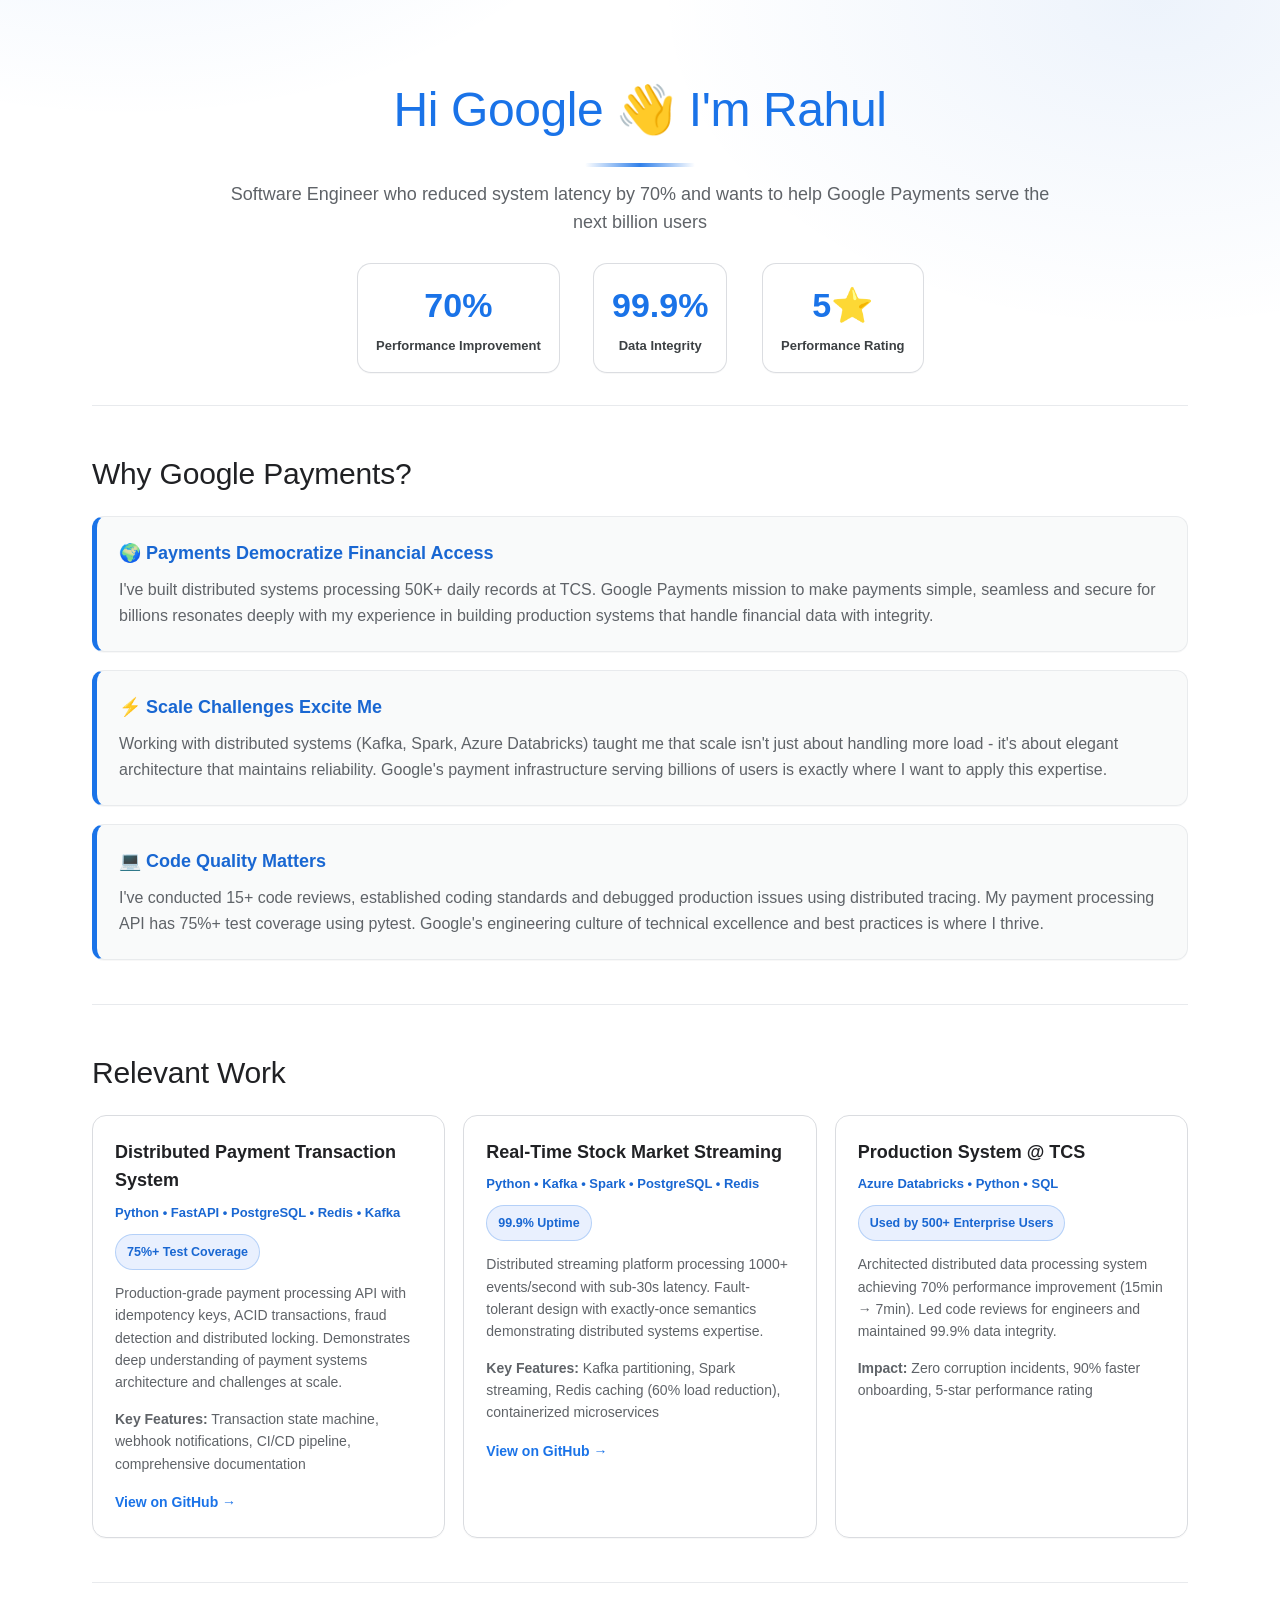
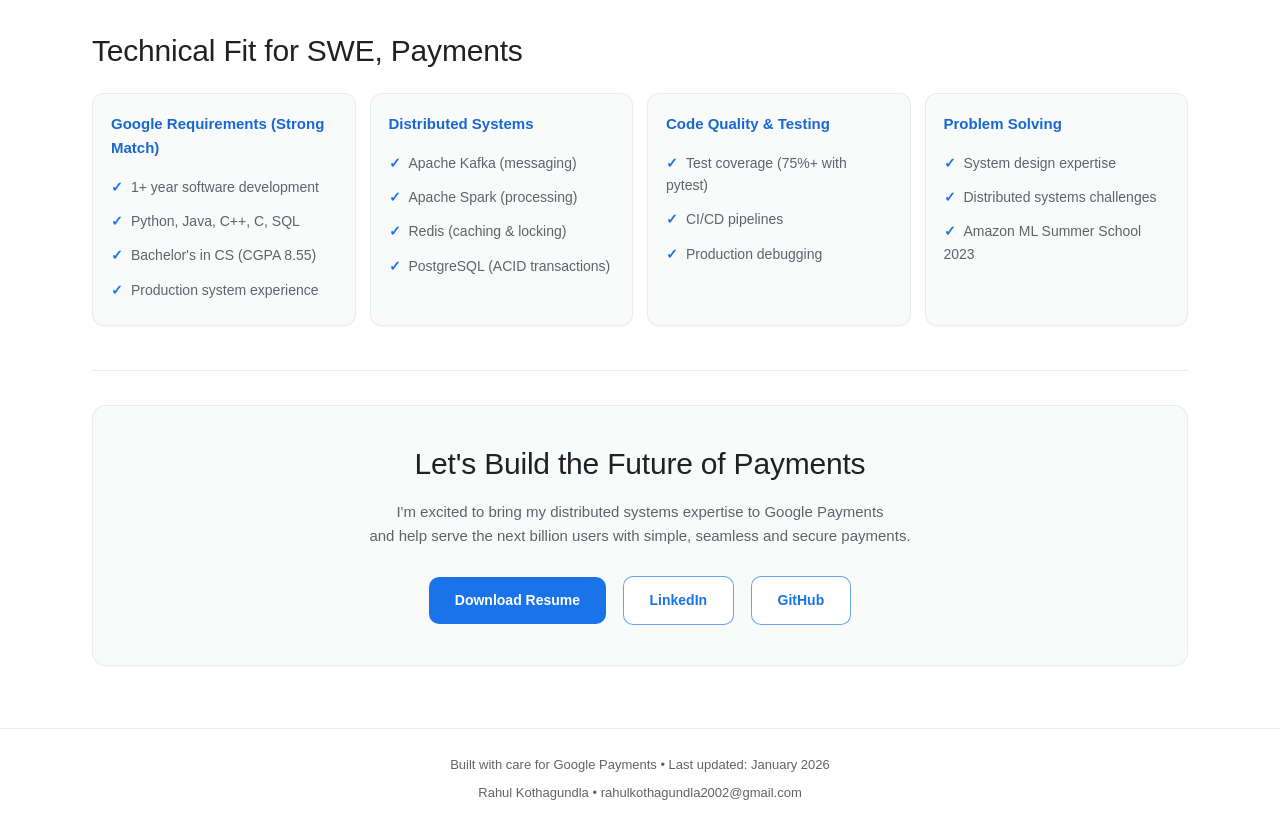
<file: google/index.html>
<!DOCTYPE html>
<html lang="en">
<head>
    <meta charset="UTF-8">
    <meta name="viewport" content="width=device-width, initial-scale=1.0">
    <title>Rahul Kothagundla → Google Payments</title>
    <meta name="description" content="Software Engineer with distributed systems expertise seeking SWE role at Google Payments">
    <style>
        :root{
          --g-blue: #1a73e8;
          --g-blue2: #1967d2;
          --text: #202124;
          --muted: #5f6368;
          --border: #e8eaed;
          --card-border: #dadce0;
          --bg: #ffffff;
          --bg-soft: #f8f9fa;
          --shadow: 0 8px 24px rgba(32,33,36,0.08);
          --shadow-hover: 0 12px 34px rgba(32,33,36,0.12);
        }
        
        * {
          margin: 0;
          padding: 0;
          box-sizing: border-box;
        }
        
        /* Subtle background visual without altering content */
        body {
          font-family: 'Google Sans', 'Roboto', -apple-system, BlinkMacSystemFont, sans-serif;
          line-height: 1.6;
          color: var(--text);
          background:
            radial-gradient(900px 600px at 10% -10%, rgba(26,115,232,0.10), transparent 60%),
            radial-gradient(900px 600px at 90% 0%, rgba(25,103,210,0.08), transparent 55%),
            var(--bg);
        }
        
        /* KEY CHANGE: wider container + smaller side padding */
        .container {
          max-width: 1120px;      /* was 900px */
          margin: 0 auto;
          padding: 28px 12px;     /* was 40px 20px */
        }
        
        /* Hero: slightly tighter top/bottom to reduce vertical dead space */
        .hero {
          text-align: center;
          padding: 44px 0 32px;   /* was 60px 0 40px */
          border-bottom: 1px solid var(--border);
          position: relative;
        }
        
        /* Add a small visual underline effect to hero title (no content change) */
        .hero h1 {
          font-size: 48px;
          font-weight: 450;
          margin-bottom: 14px;
          color: var(--g-blue);
          letter-spacing: -0.4px;
        }
        
        /* Subtle emphasis line under hero */
        .hero h1::after{
          content:"";
          display:block;
          width: 110px;
          height: 4px;
          margin: 14px auto 0;
          border-radius: 999px;
          background: linear-gradient(90deg, rgba(26,115,232,0.0), rgba(26,115,232,0.9), rgba(26,115,232,0.0));
        }
        
        .hero p {
          font-size: 18px;        /* slightly tighter */
          color: var(--muted);
          max-width: 820px;       /* allow more width on large screens */
          margin: 0 auto;
          line-height: 1.55;
        }
        
        .hero .metrics {
          display: flex;
          justify-content: center;
          gap: 34px;              /* slightly tighter */
          margin-top: 26px;
          flex-wrap: wrap;
        }
        
        /* Metrics: add subtle card feel */
        .metric {
          text-align: center;
          padding: 10px 14px;
          border-radius: 10px;
          background: rgba(248,249,250,0.75);
          border: 1px solid rgba(232,234,237,0.9);
        }
        
        .metric .number {
          font-size: 34px;
          font-weight: 600;
          color: var(--g-blue);
          display: block;
        }
        
        .metric .label {
          font-size: 13px;
          font-weight: 700;
          color: #3c4043;
          margin-top: 3px;
        }
        /* Metric cards: hover effect */
        .metric {
          text-align: center;
          padding: 14px 18px;
          border-radius: 14px;
          background: rgba(255,255,255,0.9);
          border: 1px solid rgba(218,220,224,0.95);
          box-shadow: 0 1px 0 rgba(32,33,36,0.03);
          transition: transform 0.18s ease, box-shadow 0.18s ease, border-color 0.18s ease, background 0.18s ease;
          will-change: transform;
        }
        
        .metric:hover {
          transform: translateY(-3px);
          box-shadow: 0 10px 22px rgba(32,33,36,0.12);
          border-color: rgba(26,115,232,0.45);
          background: rgba(232,240,254,0.55);
        }
        
        /* Optional: small emphasis on number on hover (still no content change) */
        .metric:hover .number {
          text-shadow: 0 6px 14px rgba(26,115,232,0.18);
        }

        
        /* Sections: reduce left/right perceived whitespace by adding soft section blocks */
        .section {
          padding: 44px 0;        /* was 60px 0 */
          border-bottom: 1px solid var(--border);
        }
        
        .section:last-child {
          border-bottom: none;
        }
        
        h2 {
          font-size: 30px;
          font-weight: 500;
          margin-bottom: 18px;
          color: var(--text);
          letter-spacing: -0.2px;
        }
        
        /* WHY GOOGLE: add better spacing + shadow */
        .why-google {
          display: grid;
          gap: 18px;
        }
        
        .reason {
          background: rgba(248,249,250,0.85);
          padding: 22px;
          border-radius: 12px;
          border: 1px solid rgba(232,234,237,0.95);
          border-left: 5px solid var(--g-blue);
          transition: transform 0.2s, box-shadow 0.2s, border-color 0.2s;
          box-shadow: 0 1px 0 rgba(32,33,36,0.03);
        }
        
        .reason:hover {
          transform: translateY(-2px);
          box-shadow: var(--shadow);
          border-color: rgba(26,115,232,0.35);
        }
        
        .reason h3 {
          font-size: 18px;
          margin-bottom: 10px;
          color: var(--g-blue2);
        }
        
        .reason p {
          color: var(--muted);
          line-height: 1.6;
        }
        
        /* Projects: allow bigger cards and better density */
        .projects {
          display: grid;
          grid-template-columns: repeat(auto-fit, minmax(320px, 1fr));
          gap: 18px;
        }
        
        .project-card {
          background: rgba(255,255,255,0.9);
          border: 1px solid var(--card-border);
          border-radius: 14px;
          padding: 22px;
          transition: transform 0.2s, box-shadow 0.2s, border-color 0.2s;
          box-shadow: 0 1px 0 rgba(32,33,36,0.03);
        }
        
        .project-card:hover {
          transform: translateY(-2px);
          box-shadow: var(--shadow-hover);
          border-color: rgba(26,115,232,0.55);
        }
        
        .project-card h3 {
          font-size: 18px;
          margin-bottom: 8px;
          color: var(--text);
        }
        
        .project-card .tech {
          color: var(--g-blue2);
          font-size: 13px;
          margin-bottom: 10px;
          font-weight: 600;
        }
        
        .project-card p {
          color: var(--muted);
          margin-bottom: 14px;
          font-size: 14px;
        }
        
        .project-card .highlight {
          background: rgba(232,240,254,0.95);
          border: 1px solid rgba(26,115,232,0.25);
          padding: 7px 11px;
          border-radius: 999px;
          font-size: 12.5px;
          color: var(--g-blue2);
          margin-bottom: 12px;
          display: inline-block;
          font-weight: 600;
        }
        
        .project-card a {
          color: var(--g-blue);
          text-decoration: none;
          font-weight: 600;
          font-size: 14px;
        }
        
        .project-card a:hover {
          text-decoration: underline;
        }
        
        /* Skills grid: tighter gaps + improved visual consistency */
        .skills-grid {
          display: grid;
          grid-template-columns: repeat(auto-fit, minmax(260px, 1fr));
          gap: 14px;
        }
        
        .skill-category {
          background: rgba(248,249,250,0.85);
          padding: 18px;
          border-radius: 12px;
          border: 1px solid rgba(232,234,237,0.95);
          box-shadow: 0 1px 0 rgba(32,33,36,0.03);
        }
        
        .skill-category h3 {
          font-size: 15px;
          margin-bottom: 10px;
          color: var(--g-blue2);
          font-weight: 700;
        }
        
        .skill-category ul {
          list-style: none;
        }
        
        .skill-category li {
          padding: 6px 0;
          color: var(--muted);
          font-size: 14px;
        }
        
        .skill-category li:before {
          content: "✓";
          color: var(--g-blue);
          font-weight: 800;
          margin-right: 8px;
        }
        
        /* CTA: cleaner, more “Google-y” */
        .cta {
          text-align: center;
          padding: 34px 16px;
          background: rgba(248,249,250,0.85);
          border: 1px solid rgba(232,234,237,0.95);
          border-radius: 14px;
          margin: 34px 0 10px;
          box-shadow: 0 1px 0 rgba(32,33,36,0.03);
        }
        
        .cta h2 {
          margin-bottom: 12px;
        }
        
        .cta p {
          color: var(--muted);
          margin-bottom: 22px;
          font-size: 15px;
        }
        
        .btn {
          display: inline-block;
          padding: 12px 26px;
          margin: 6px;
          background: var(--g-blue);
          color: #fff;
          text-decoration: none;
          border-radius: 10px;
          font-weight: 700;
          transition: transform 0.15s, box-shadow 0.15s, background 0.15s;
          font-size: 14px;
        }
        
        .btn:hover {
          background: #1765cc;
          transform: translateY(-1px);
          box-shadow: 0 10px 18px rgba(26,115,232,0.22);
        }
        
        .btn-secondary {
          background: #fff;
          color: var(--g-blue);
          border: 1px solid rgba(26,115,232,0.65);
        }
        
        .btn-secondary:hover {
          background: rgba(232,240,254,0.65);
          box-shadow: 0 8px 14px rgba(32,33,36,0.08);
        }
        
        footer {
          text-align: center;
          padding: 26px 0 10px;
          color: var(--muted);
          font-size: 13px;
          border-top: 1px solid var(--border);
          margin-top: 24px;
        }
        
        /* Responsive: keep reduced side padding but readable */
        @media (max-width: 768px) {
          .container {
            padding: 22px 12px;
          }
          .hero h1 {
            font-size: 32px;
          }
          .hero p {
            font-size: 16px;
          }
          .projects {
            grid-template-columns: 1fr;
          }
          .skills-grid {
            grid-template-columns: 1fr;
          }
        }

    </style>
</head>
<body>
    <div class="container">
        <!-- Hero Section -->
        <div class="hero">
            <h1>Hi Google 👋 I'm Rahul</h1>
            <p>Software Engineer who reduced system latency by 70% and wants to help Google Payments serve the next billion users</p>
            
            <div class="metrics">
                <div class="metric">
                    <span class="number">70%</span>
                    <span class="label">Performance Improvement</span>
                </div>
                <div class="metric">
                    <span class="number">99.9%</span>
                    <span class="label">Data Integrity</span>
                </div>
                <div class="metric">
                    <span class="number">5⭐</span>
                    <span class="label">Performance Rating</span>
                </div>
            </div>
        </div>
        
        <!-- Why Google Section -->
        <div class="section">
            <h2>Why Google Payments?</h2>
            <div class="why-google">
                <div class="reason">
                    <h3>🌍 Payments Democratize Financial Access</h3>
                    <p>I've built distributed systems processing 50K+ daily records at TCS. Google Payments mission to make payments simple, seamless and secure for billions resonates deeply with my experience in building production systems that handle financial data with integrity.</p>
                </div>
                
                <div class="reason">
                    <h3>⚡ Scale Challenges Excite Me</h3>
                    <p>Working with distributed systems (Kafka, Spark, Azure Databricks) taught me that scale isn't just about handling more load - it's about elegant architecture that maintains reliability. Google's payment infrastructure serving billions of users is exactly where I want to apply this expertise.</p>
                </div>
                
                <div class="reason">
                    <h3>💻 Code Quality Matters</h3>
                    <p>I've conducted 15+ code reviews, established coding standards and debugged production issues using distributed tracing. My payment processing API has 75%+ test coverage using pytest. Google's engineering culture of technical excellence and best practices is where I thrive.</p>
                </div>
            </div>
        </div>
        
        <!-- Projects Section -->
        <div class="section">
            <h2>Relevant Work</h2>
            <div class="projects">
                <div class="project-card">
                    <h3>Distributed Payment Transaction System</h3>
                    <div class="tech">Python • FastAPI • PostgreSQL • Redis • Kafka</div>
                    <div class="highlight">75%+ Test Coverage</div>
                    <p>Production-grade payment processing API with idempotency keys, ACID transactions, fraud detection and distributed locking. Demonstrates deep understanding of payment systems architecture and challenges at scale.</p>
                    <p><strong>Key Features:</strong> Transaction state machine, webhook notifications, CI/CD pipeline, comprehensive documentation</p>
                    <a href="https://github.com/RahulKothagundla/Distributed-Payment-Transaction-System" target="_blank">View on GitHub →</a>
                </div>
                
                <div class="project-card">
                    <h3>Real-Time Stock Market Streaming</h3>
                    <div class="tech">Python • Kafka • Spark • PostgreSQL • Redis</div>
                    <div class="highlight">99.9% Uptime</div>
                    <p>Distributed streaming platform processing 1000+ events/second with sub-30s latency. Fault-tolerant design with exactly-once semantics demonstrating distributed systems expertise.</p>
                    <p><strong>Key Features:</strong> Kafka partitioning, Spark streaming, Redis caching (60% load reduction), containerized microservices</p>
                    <a href="https://github.com/RahulKothagundla/realtime-stock-pipeline" target="_blank">View on GitHub →</a>
                </div>
                
                <div class="project-card">
                    <h3>Production System @ TCS</h3>
                    <div class="tech">Azure Databricks • Python • SQL</div>
                    <div class="highlight">Used by 500+ Enterprise Users</div>
                    <p>Architected distributed data processing system achieving 70% performance improvement (15min → 7min). Led code reviews for engineers and maintained 99.9% data integrity.</p>
                    <p><strong>Impact:</strong> Zero corruption incidents, 90% faster onboarding, 5-star performance rating</p>
                </div>
            </div>
        </div>
        
        <!-- Technical Fit Section -->
        <div class="section">
            <h2>Technical Fit for SWE, Payments</h2>
            <div class="skills-grid">
                <div class="skill-category">
                    <h3>Google Requirements (Strong Match)</h3>
                    <ul>
                        <li>1+ year software development</li>
                        <li>Python, Java, C++, C, SQL</li>
                        <li>Bachelor's in CS (CGPA 8.55)</li>
                        <li>Production system experience</li>
                    </ul>
                </div>
                
                <div class="skill-category">
                    <h3>Distributed Systems</h3>
                    <ul>
                        <li>Apache Kafka (messaging)</li>
                        <li>Apache Spark (processing)</li>
                        <li>Redis (caching & locking)</li>
                        <li>PostgreSQL (ACID transactions)</li>
                    </ul>
                </div>
                
                <div class="skill-category">
                    <h3>Code Quality & Testing</h3>
                    <ul>
                        <li>Test coverage (75%+ with pytest)</li>
                        <li>CI/CD pipelines</li>
                        <li>Production debugging</li>
                    </ul>
                </div>
                
                <div class="skill-category">
                    <h3>Problem Solving</h3>
                    <ul>
                        <li>System design expertise</li>
                        <li>Distributed systems challenges</li>
                        <li>Amazon ML Summer School 2023</li>
                    </ul>
                </div>
            </div>
        </div>
        
        <!-- CTA Section -->
        <div class="cta">
            <h2>Let's Build the Future of Payments</h2>
            <p>I'm excited to bring my distributed systems expertise to Google Payments<br>and help serve the next billion users with simple, seamless and secure payments.</p>
            <a href="Rahul_Resume_Google.pdf" class="btn" download>Download Resume</a>
            <a href="https://linkedin.com/in/kothagundlarahul" class="btn btn-secondary" target="_blank">LinkedIn</a>
            <a href="https://github.com/RahulKothagundla" class="btn btn-secondary" target="_blank">GitHub</a>
        </div>
    </div>
    
    <footer>
        <p>Built with care for Google Payments • Last updated: January 2026</p>
        <p style="margin-top: 8px;">Rahul Kothagundla • rahulkothagundla2002@gmail.com</p>
    </footer>
</body>
</html>
</file>
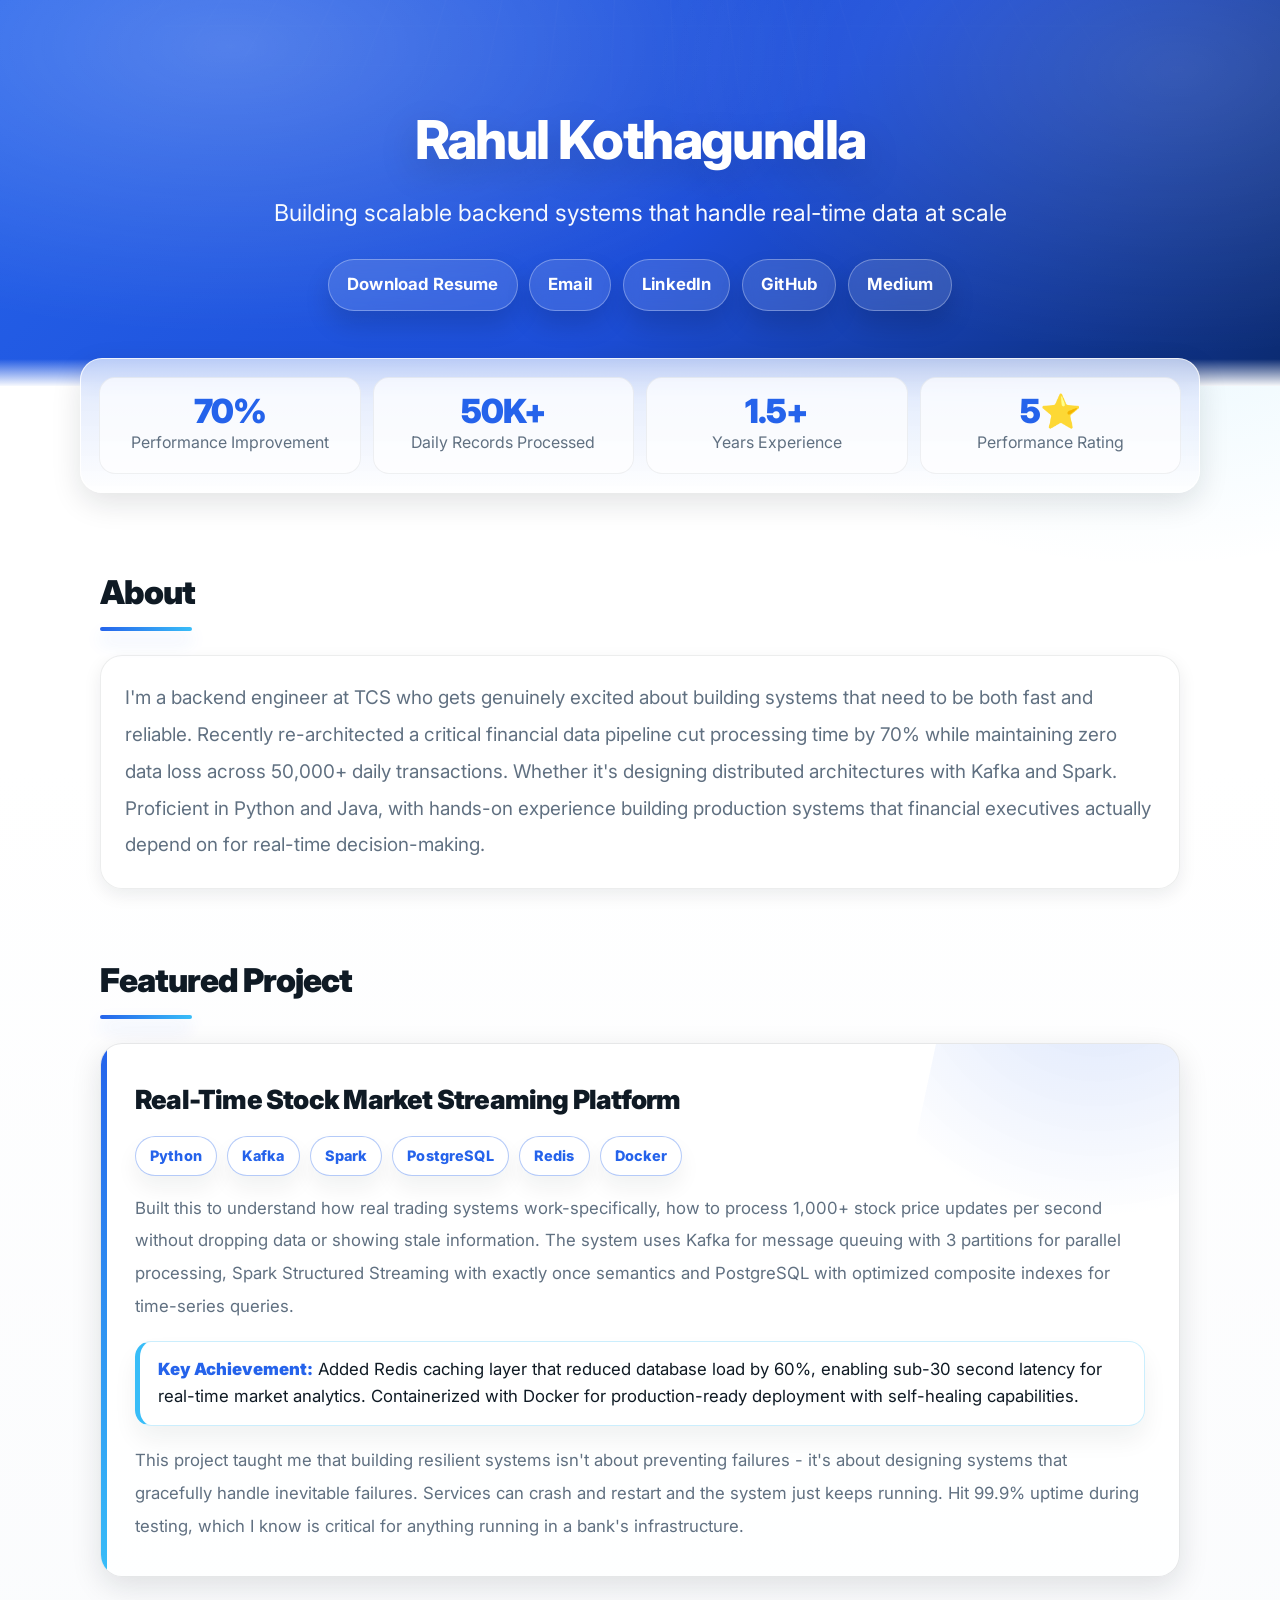
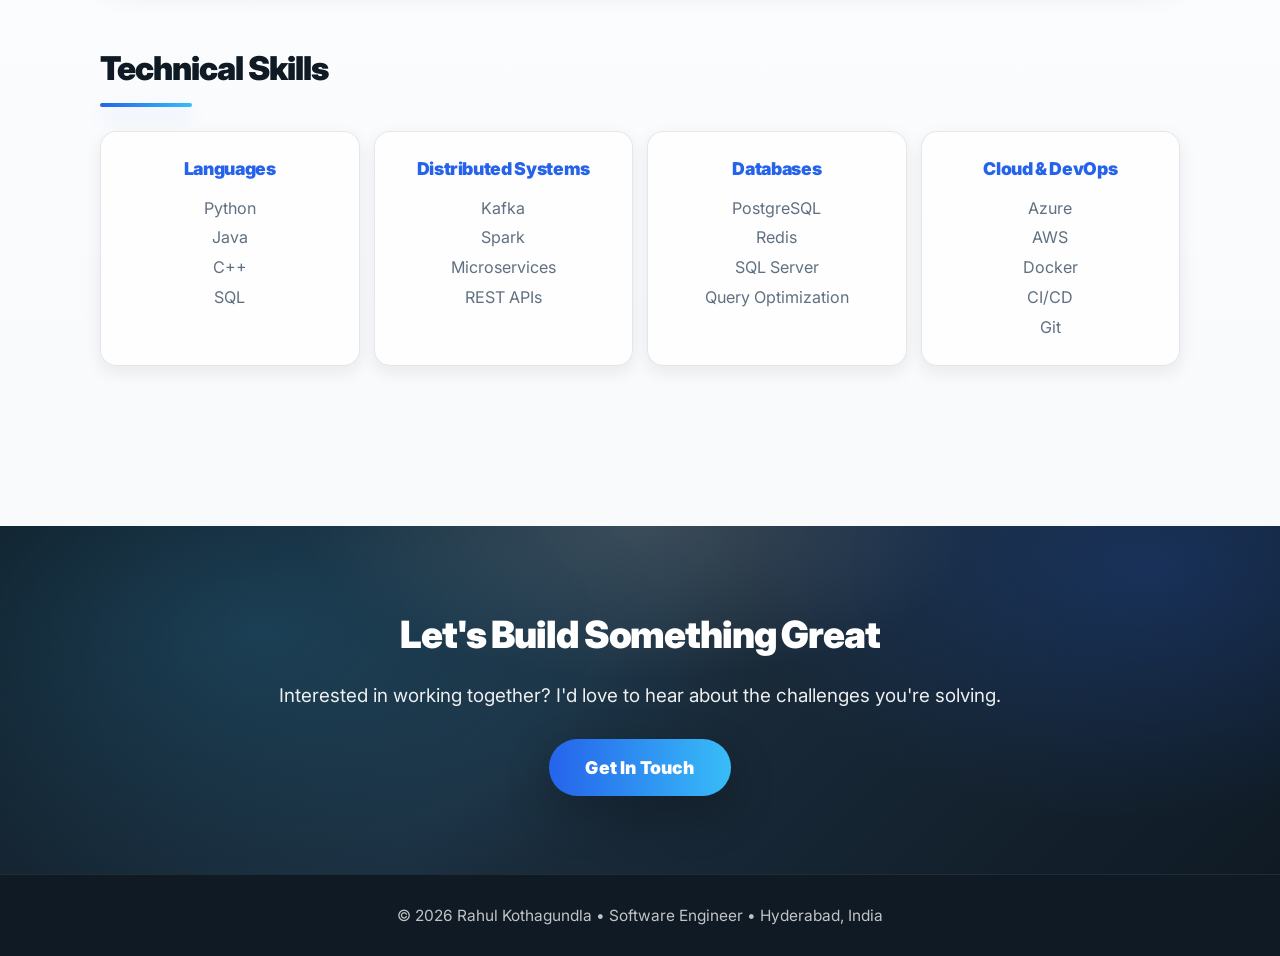
<file: jpmorgan/index.html>
<!DOCTYPE html>
<html lang="en">
<head>
  <meta charset="UTF-8" />
  <meta name="viewport" content="width=device-width, initial-scale=1.0" />
  <title>Rahul Kothagundla | Software Engineer</title>

  <!-- Optional: nicer typography (content unchanged) -->
  <link rel="preconnect" href="https://fonts.googleapis.com">
  <link rel="preconnect" href="https://fonts.gstatic.com" crossorigin>
  <link href="https://fonts.googleapis.com/css2?family=Inter:wght@300;400;500;600;700;800&display=swap" rel="stylesheet">

  <style>
    /* =========================================================
       FINAL PRODUCTION-GRADE UI/UX (NO CONTENT CHANGES)
       Fixes applied:
       - Consistent new blue palette everywhere (removed old JP rgba blues)
       - Restored + hardened Stats layout (grid + glass + proper layering)
       - Straight hero divider (no wave) + ensured hero text stays above pseudos
       - Removed color-mix dependency (better browser compatibility)
       - Fixed overlay layering (glows won't cover text/cards)
    ========================================================== */

    /* -----------------------------
       RESET + BASE
    --------------------------------*/
    *, *::before, *::after { box-sizing: border-box; }
    * { margin: 0; padding: 0; }
    html { scroll-behavior: smooth; }
    body { min-height: 100vh; }

    :root {
      /* Brand */
      --jp-blue:   #2563EB; /* primary */
      --jp-blue-2: #1D4ED8; /* deeper */
      --jp-accent: #38BDF8; /* cyan accent */

      --jp-dark: #0B1220;
      --jp-gray: #5B6B7C;
      --jp-light: #F7F9FC;

      /* Neutral system */
      --ink-0: #0B1220;
      --ink-1: #0F1A24;
      --ink-2: #223244;
      --muted: #5D6D7E;

      --bg-0: #FFFFFF;
      --bg-1: #F6F8FB;
      --bg-2: #F1F5FA;

      /* Surfaces */
      --surface: rgba(255, 255, 255, 0.78);
      --surface-2: rgba(255, 255, 255, 0.68);
      --border: rgba(15, 26, 36, 0.10);

      /* Shadows */
      --shadow-1: 0 6px 18px rgba(15, 26, 36, 0.08);
      --shadow-2: 0 10px 30px rgba(15, 26, 36, 0.12);
      --shadow-3: 0 18px 60px rgba(15, 26, 36, 0.18);

      /* Radii */
      --r-sm: 12px;
      --r-md: 16px;
      --r-lg: 22px;
      --r-pill: 999px;

      /* Focus */
      --ring: 0 0 0 4px rgba(37, 99, 235, 0.22);

      /* Layout */
      --maxw: 1120px;

      /* Type scale */
      --fs-0: clamp(0.96rem, 0.55vw + 0.88rem, 1.05rem);
      --fs-1: clamp(1.05rem, 0.7vw + 0.95rem, 1.18rem);
      --fs-2: clamp(1.2rem, 1.0vw + 1.05rem, 1.45rem);
      --fs-3: clamp(1.55rem, 1.6vw + 1.2rem, 2.05rem);
      --fs-4: clamp(2.15rem, 3.2vw + 1.35rem, 3.35rem);

      /* Motion */
      --ease: cubic-bezier(.2,.8,.2,1);
      --dur-1: 140ms;
      --dur-2: 220ms;
      --dur-3: 420ms;
    }

    body {
      font-family: Inter, ui-sans-serif, system-ui, -apple-system, Segoe UI, Roboto, "Helvetica Neue", Arial, "Noto Sans", "Apple Color Emoji", "Segoe UI Emoji";
      font-size: var(--fs-0);
      line-height: 1.65;
      color: var(--ink-1);
      -webkit-font-smoothing: antialiased;
      -moz-osx-font-smoothing: grayscale;
      overflow-x: hidden;

      /* Updated to match new palette (no legacy blues) */
      background:
        radial-gradient(1200px 800px at 20% -10%, rgba(37, 99, 235, 0.16), transparent 55%),
        radial-gradient(900px 600px at 90% 10%, rgba(56, 189, 248, 0.12), transparent 52%),
        linear-gradient(180deg, var(--bg-0) 0%, var(--bg-0) 30%, var(--bg-1) 100%);
    }

    a { color: inherit; }
    a:focus-visible, button:focus-visible {
      outline: none;
      box-shadow: var(--ring);
      border-radius: 10px;
    }

    /* Subtle selection (updated to new palette) */
    ::selection { background: rgba(37, 99, 235, 0.20); }

    /* -----------------------------
       LAYOUT HELPERS
    --------------------------------*/
    .container {
      max-width: var(--maxw);
      margin: 0 auto;
      padding: 72px 20px;
    }

    .section { margin-bottom: 64px; }

    @media (max-width: 768px) {
      .container { padding: 56px 16px; }
      .section { margin-bottom: 56px; }
    }

    /* -----------------------------
       HERO
    --------------------------------*/
    .hero {
      position: relative;
      isolation: isolate;
      color: #fff;
      text-align: center;
      padding: 96px 20px 76px;
      overflow: hidden;

      background:
        radial-gradient(1100px 520px at 18% 12%, rgba(255,255,255,0.22), transparent 55%),
        radial-gradient(950px 520px at 92% 18%, rgba(255,255,255,0.14), transparent 55%),
        linear-gradient(135deg, var(--jp-blue) 0%, var(--jp-blue-2) 55%, #0B2A6F 100%);
    }

    .hero::before {
      content: "";
      position: absolute;
      inset: -2px;
      background:
        linear-gradient(to right, rgba(255,255,255,0.10) 1px, transparent 1px),
        linear-gradient(to bottom, rgba(255,255,255,0.08) 1px, transparent 1px);
      background-size: 56px 56px;
      opacity: 0.20;
      transform: perspective(820px) rotateX(52deg) translateY(-32%);
      transform-origin: top;
      z-index: -2;
      pointer-events: none;
      mask-image: radial-gradient(60% 60% at 50% 25%, #000 0%, transparent 72%);
    }

    /* Straight divider */
    .hero::after {
      content: "";
      position: absolute;
      left: 0; right: 0; bottom: -1px;
      height: 28px;
      background: linear-gradient(to bottom, rgba(255,255,255,0), rgba(255,255,255,1));
      clip-path: none;
      border-bottom: 0;
      box-shadow: 0 1px 0 rgba(15, 26, 36, 0.08);
      z-index: -1; /* ensure it never sits above hero content */
      pointer-events: none;
    }

    /* Ensure hero content is above pseudos */
    .hero h1,
    .hero .tagline,
    .hero .contact-links { position: relative; z-index: 1; }

    .hero h1 {
      font-size: var(--fs-4);
      font-weight: 800;
      letter-spacing: -0.03em;
      margin-bottom: 10px;
      text-shadow: 0 12px 38px rgba(0,0,0,0.20);
    }

    .hero .tagline {
      font-size: var(--fs-2);
      font-weight: 400;
      opacity: 0.96;
      max-width: 880px;
      margin: 0 auto 26px;
    }

    .hero .contact-links {
      display: flex;
      justify-content: center;
      gap: 12px;
      flex-wrap: wrap;
      margin-top: 14px;
    }
    
    .hero .contact-links a.resume-btn{
      background: rgba(255,255,255,0.22);
      border-color: rgba(255,255,255,0.55);
    }
    .hero .contact-links a.resume-btn:hover{
      background: rgba(255,255,255,0.30);
      border-color: rgba(255,255,255,0.70);
    }


    .hero .contact-links a {
      position: relative;
      display: inline-flex;
      align-items: center;
      justify-content: center;
      padding: 11px 18px;
      border-radius: var(--r-pill);
      text-decoration: none;

      font-weight: 700;
      letter-spacing: 0.01em;

      border: 1px solid rgba(255,255,255,0.30);
      background: rgba(255,255,255,0.12);
      box-shadow: 0 14px 26px rgba(0,0,0,0.14);
      transition: transform var(--dur-2) var(--ease), box-shadow var(--dur-2) var(--ease), background var(--dur-2) var(--ease), border-color var(--dur-2) var(--ease);
      will-change: transform;
    }

    @supports (backdrop-filter: blur(10px)) {
      .hero .contact-links a { backdrop-filter: blur(10px); }
    }

    .hero .contact-links a:hover {
      transform: translateY(-2px);
      background: rgba(255,255,255,0.20);
      border-color: rgba(255,255,255,0.44);
      box-shadow: 0 18px 40px rgba(0,0,0,0.18);
    }

    /* -----------------------------
       STATS (Recruiter quick scan)
    --------------------------------*/
    .stats {
      position: relative;
      margin-top: -28px;
      z-index: 6;
      padding: 0 20px;
    }

    .stats-inner {
      max-width: var(--maxw);
      margin: 0 auto;

      display: grid;
      grid-template-columns: repeat(4, minmax(0, 1fr));
      gap: 12px;

      padding: 18px;
      border-radius: var(--r-lg);

      background: var(--surface);
      border: 1px solid rgba(255,255,255,0.60);
      box-shadow: var(--shadow-2);

      backdrop-filter: blur(14px);
      -webkit-backdrop-filter: blur(14px);

      position: relative;
      overflow: hidden;
    }

    /* Glow overlay UNDER the cards */
    .stats-inner::before{
      content:"";
      position:absolute;
      inset:-1px;
      border-radius: inherit;
      background: linear-gradient(180deg, rgba(37,99,235,0.18), rgba(0,0,0,0));
      pointer-events:none;
      opacity: 0.9;
      z-index: 0;
    }

    .stat-item {
      position: relative;
      z-index: 1;

      text-align: center;
      padding: 16px 12px;
      border-radius: 16px;
      background: rgba(255,255,255,0.70);
      border: 1px solid rgba(15, 26, 36, 0.06);
      transition: transform var(--dur-2) var(--ease), box-shadow var(--dur-2) var(--ease);
    }

    .stat-item:hover {
      transform: translateY(-2px);
      box-shadow: var(--shadow-1);
    }

    .stat-number {
      display: block;
      font-size: clamp(1.65rem, 2.6vw, 2.25rem);
      font-weight: 900;
      letter-spacing: -0.03em;
      color: var(--jp-blue);
      line-height: 1.05;
    }

    .stat-label {
      margin-top: 8px;
      font-size: 0.95em;
      color: rgba(93, 109, 126, 0.98);
      line-height: 1.25;
    }

    @media (max-width: 980px) {
      .stats-inner { grid-template-columns: repeat(2, minmax(0, 1fr)); }
    }
    @media (max-width: 520px) {
      .stats-inner { grid-template-columns: 1fr; }
      .hero .contact-links a { width: 100%; }
    }

    /* -----------------------------
       SECTION TITLES
    --------------------------------*/
    .section-title {
      font-size: var(--fs-3);
      font-weight: 900;
      letter-spacing: -0.03em;
      color: var(--ink-1);
      margin-bottom: 24px;
      position: relative;
      padding-bottom: 12px;
    }

    .section-title::after {
      content: "";
      position: absolute;
      left: 0; bottom: 0;
      width: 92px;
      height: 4px;
      border-radius: var(--r-pill);
      background: linear-gradient(90deg, var(--jp-blue), var(--jp-accent));
      box-shadow: 0 10px 18px rgba(37, 99, 235, 0.20);
    }

    /* -----------------------------
       ABOUT
    --------------------------------*/
    .about-text {
      max-width: 100%;
      width: 100%;
      font-size: var(--fs-1);
      line-height: 1.95;
      color: rgba(93, 109, 126, 0.98);

      background: rgba(255,255,255,0.76);
      border: 1px solid rgba(15, 26, 36, 0.08);
      border-radius: var(--r-lg);
      padding: 24px 24px;
      box-shadow: var(--shadow-1);
    }

    /* -----------------------------
       PROJECT
    --------------------------------*/
    .project-card {
      position: relative;
      background: rgba(255,255,255,0.76);
      border: 1px solid rgba(15, 26, 36, 0.10);
      border-radius: var(--r-lg);
      padding: 34px;
      box-shadow: var(--shadow-2);
      overflow: hidden;
      transition: transform var(--dur-2) var(--ease), box-shadow var(--dur-2) var(--ease);
    }

    .project-card::before {
      content: "";
      position: absolute;
      inset: 0;
      border-left: 6px solid transparent;
      border-image: linear-gradient(180deg, var(--jp-blue), var(--jp-accent)) 1;
      pointer-events: none;
      z-index: 0;
    }

    /* Updated accent blob to new palette */
    .project-card::after {
      content: "";
      position: absolute;
      top: -220px;
      right: -220px;
      width: 460px;
      height: 460px;
      background: radial-gradient(circle at 30% 30%, rgba(37,99,235,0.18), transparent 60%);
      transform: rotate(12deg);
      pointer-events: none;
      z-index: 0;
    }

    .project-card:hover {
      transform: translateY(-5px);
      box-shadow: var(--shadow-3);
    }

    .project-title,
    .tech-stack,
    .project-description,
    .highlight-box { position: relative; z-index: 1; }

    .project-title {
      font-size: clamp(1.35rem, 1.2vw + 1.1rem, 1.65rem);
      font-weight: 900;
      letter-spacing: -0.03em;
      color: var(--ink-1);
      margin-bottom: 14px;
    }

    .tech-stack {
      display: flex;
      flex-wrap: wrap;
      gap: 10px;
      margin: 14px 0 8px;
    }

    .tech-badge {
      display: inline-flex;
      align-items: center;
      justify-content: center;

      padding: 7px 14px;
      border-radius: var(--r-pill);

      font-size: 0.86em;
      font-weight: 800;
      letter-spacing: 0.01em;

      color: var(--jp-blue);
      background: rgba(255,255,255,0.88);
      border: 1px solid rgba(37,99,235,0.34); /* updated */
      box-shadow: 0 12px 22px rgba(15, 26, 36, 0.06);
    }

    .project-description {
      margin-top: 16px;
      font-size: var(--fs-0);
      line-height: 1.95;
      color: rgba(93, 109, 126, 0.98);
    }

    .highlight-box {
      margin: 18px 0;
      padding: 14px 18px;
      border-radius: 16px;

      background: rgba(255,255,255,0.88);
      border: 1px solid rgba(56,189,248,0.26); /* updated */
      border-left: 5px solid var(--jp-accent);
      box-shadow: 0 14px 24px rgba(15, 26, 36, 0.06);
    }

    .highlight-box strong { color: var(--jp-blue); font-weight: 900; }

    @media (max-width: 768px) {
      .project-card { padding: 24px; }
      .about-text { padding: 18px; }
    }

    /* -----------------------------
       SKILLS
    --------------------------------*/
    .skills-grid {
      display: grid;
      grid-template-columns: repeat(4, minmax(0, 1fr));
      gap: 14px;
    }

    .skill-card {
      position: relative;
      overflow: hidden;

      background: rgba(255,255,255,0.76);
      border: 1px solid rgba(15, 26, 36, 0.10);
      border-radius: var(--r-md);

      padding: 22px 18px;
      text-align: center;
      box-shadow: var(--shadow-1);

      transition: transform var(--dur-2) var(--ease), box-shadow var(--dur-2) var(--ease), border-color var(--dur-2) var(--ease);
    }

    /* Updated glow to new palette */
    .skill-card::before {
      content: "";
      position: absolute;
      inset: 0;
      background: radial-gradient(420px 160px at 50% 0%, rgba(37,99,235,0.12), transparent 60%);
      opacity: 0;
      transition: opacity var(--dur-2) var(--ease);
      pointer-events: none;
    }

    .skill-card:hover {
      transform: translateY(-4px);
      border-color: rgba(37,99,235,0.34); /* updated */
      box-shadow: var(--shadow-2);
    }
    .skill-card:hover::before { opacity: 1; }

    .skill-card h3,
    .skill-list { position: relative; z-index: 1; }

    .skill-card h3 {
      font-size: 1.05em;
      font-weight: 900;
      letter-spacing: -0.02em;
      color: var(--jp-blue);
      margin-bottom: 10px;
    }

    .skill-list {
      font-size: 0.96em;
      line-height: 1.85;
      color: rgba(93, 109, 126, 0.98);
    }

    @media (max-width: 980px) {
      .skills-grid { grid-template-columns: repeat(2, minmax(0, 1fr)); }
    }
    @media (max-width: 520px) {
      .skills-grid { grid-template-columns: 1fr; }
    }

    /* -----------------------------
       CTA
    --------------------------------*/
    .cta-section {
      position: relative;
      overflow: hidden;
      text-align: center;
      color: #fff;

      padding: 78px 20px;
      margin-top: 24px;

      /* Updated to new palette (no legacy blues) */
      background:
        radial-gradient(900px 540px at 20% 30%, rgba(56,189,248,0.18), transparent 55%),
        radial-gradient(760px 460px at 90% 12%, rgba(37,99,235,0.22), transparent 55%),
        linear-gradient(135deg, #0F1A24 0%, #1B2D3D 45%, #0F1A24 100%);
    }

    .cta-section::before {
      content: "";
      position: absolute;
      inset: -2px;
      background: radial-gradient(520px 240px at 50% 0%, rgba(255,255,255,0.14), transparent 65%);
      pointer-events: none;
    }

    .cta-section h2,
    .cta-section p,
    .cta-button { position: relative; z-index: 1; }

    .cta-section h2 {
      font-size: clamp(1.75rem, 2.8vw + 1rem, 2.35rem);
      font-weight: 900;
      letter-spacing: -0.03em;
      margin-bottom: 14px;
    }

    .cta-section p {
      font-size: var(--fs-1);
      opacity: 0.92;
      max-width: 900px;
      margin: 0 auto 28px;
    }

    .cta-button {
      display: inline-flex;
      align-items: center;
      justify-content: center;

      padding: 14px 36px;
      border-radius: var(--r-pill);

      text-decoration: none;
      font-weight: 900;
      font-size: 1.05em;
      letter-spacing: 0.01em;

      color: #fff;
      background: linear-gradient(90deg, var(--jp-blue), var(--jp-accent));
      box-shadow: 0 18px 48px rgba(0,0,0,0.24);

      transition: transform var(--dur-2) var(--ease), box-shadow var(--dur-2) var(--ease), filter var(--dur-2) var(--ease);
    }

    .cta-button:hover {
      transform: translateY(-2px);
      filter: brightness(1.05);
      box-shadow: 0 24px 64px rgba(0,0,0,0.30);
    }

    /* -----------------------------
       FOOTER
    --------------------------------*/
    footer {
      background: #0F1A24;
      color: rgba(255,255,255,0.74);
      text-align: center;
      padding: 28px 20px;
      font-size: 0.92em;
      border-top: 1px solid rgba(255,255,255,0.08);
    }

    /* -----------------------------
       MOTION SAFETY
    --------------------------------*/
    @keyframes fadeInUp {
      from { opacity: 0; transform: translateY(22px); }
      to { opacity: 1; transform: translateY(0); }
    }
    .section { animation: fadeInUp var(--dur-3) var(--ease) both; }

    @media (prefers-reduced-motion: reduce) {
      html { scroll-behavior: auto; }
      .section { animation: none; }
      .hero .contact-links a,
      .project-card,
      .skill-card,
      .stat-item,
      .cta-button { transition: none; }
    }

    /* -----------------------------
       DARK MODE
    --------------------------------*/
    @media (prefers-color-scheme: dark) {
      :root {
        --ink-1: #EAF1FA;
        --muted: rgba(234, 241, 250, 0.78);
        --bg-0: #070B12;
        --bg-1: #0A101A;
        --surface: rgba(14, 22, 34, 0.72);
        --surface-2: rgba(14, 22, 34, 0.62);
        --border: rgba(234, 241, 250, 0.10);
        --shadow-1: 0 10px 26px rgba(0,0,0,0.35);
        --shadow-2: 0 14px 38px rgba(0,0,0,0.42);
        --shadow-3: 0 24px 70px rgba(0,0,0,0.55);
      }

      body {
        color: var(--ink-1);
        background:
          radial-gradient(1200px 800px at 20% -10%, rgba(37,99,235,0.20), transparent 55%),
          radial-gradient(900px 600px at 90% 10%, rgba(56,189,248,0.14), transparent 52%),
          linear-gradient(180deg, var(--bg-0) 0%, var(--bg-0) 30%, var(--bg-1) 100%);
      }

      .stats-inner { border-color: rgba(234,241,250,0.10); }

      .stat-item, .about-text, .project-card, .skill-card, .highlight-box {
        background: rgba(14, 22, 34, 0.78);
        border-color: rgba(234, 241, 250, 0.10);
      }

      .stat-label, .about-text, .project-description, .skill-list {
        color: rgba(234, 241, 250, 0.78);
      }

      footer { border-top-color: rgba(234,241,250,0.10); }
    }

    /* -----------------------------
       PRINT (Recruiter-friendly)
    --------------------------------*/
    @media print {
      * { box-shadow: none !important; text-shadow: none !important; }
      body { background: #fff !important; color: #000 !important; }
      .hero, .cta-section, footer { background: #fff !important; color: #000 !important; }
      .hero::before, .hero::after, .cta-section::before { display: none !important; }
      .hero .contact-links a {
        border: 1px solid #000 !important;
        background: #fff !important;
        color: #000 !important;
      }
      .stats { margin-top: 0 !important; }
      .stats-inner, .about-text, .project-card, .skill-card, .highlight-box {
        background: #fff !important;
        border: 1px solid #000 !important;
      }
      a[href^="http"]::after { content: " (" attr(href) ")"; font-size: 0.9em; }
    }
  </style>
</head>

<body>
  <!-- Hero Section -->
  <section class="hero">
    <h1>Rahul Kothagundla</h1>
    <p class="tagline">Building scalable backend systems that handle real-time data at scale</p>
    <div class="contact-links">
      <a href="./Rahul_JPMorgan_Resume.pdf" download target="_blank" rel="noopener">
      Download Resume
      </a>
      <a href="mailto:rahulkothagundla2002@gmail.com">Email</a>
      <a href="https://linkedin.com/in/kothagundlarahul" target="_blank">LinkedIn</a>
      <a href="https://github.com/rahulkothagundla" target="_blank">GitHub</a>
      <a href="https://medium.com/@kothagundlarahul" target="_blank">Medium</a>
    </div>
  </section>

  <!-- Stats Bar -->
  <section class="stats">
    <div class="stats-inner">
      <div class="stat-item">
        <span class="stat-number">70%</span>
        <span class="stat-label">Performance Improvement</span>
      </div>
      <div class="stat-item">
        <span class="stat-number">50K+</span>
        <span class="stat-label">Daily Records Processed</span>
      </div>
      <div class="stat-item">
        <span class="stat-number">1.5+</span>
        <span class="stat-label">Years Experience</span>
      </div>
      <div class="stat-item">
        <span class="stat-number">5⭐</span>
        <span class="stat-label">Performance Rating</span>
      </div>
    </div>
  </section>

  <!-- Main Content -->
  <div class="container">
    <!-- About Section -->
    <section class="section">
      <h2 class="section-title">About</h2>
      <p class="about-text">
        I'm a backend engineer at TCS who gets genuinely excited about building systems that need to be both fast and reliable. Recently re-architected a critical financial data pipeline cut processing time by 70% while maintaining zero data loss across 50,000+ daily transactions. Whether it's designing distributed architectures with Kafka and Spark. Proficient in Python and Java, with hands-on experience building production systems that financial executives actually depend on for real-time decision-making.
      </p>
    </section>

    <!-- Featured Project -->
    <section class="section">
      <h2 class="section-title">Featured Project</h2>
      <div class="project-card">
        <h3 class="project-title">Real-Time Stock Market Streaming Platform</h3>
        <div class="tech-stack">
          <span class="tech-badge">Python</span>
          <span class="tech-badge">Kafka</span>
          <span class="tech-badge">Spark</span>
          <span class="tech-badge">PostgreSQL</span>
          <span class="tech-badge">Redis</span>
          <span class="tech-badge">Docker</span>
        </div>
        <p class="project-description">
          Built this to understand how real trading systems work-specifically, how to process 1,000+ stock price updates per second without dropping data or showing stale information. The system uses Kafka for message queuing with 3 partitions for parallel processing, Spark Structured Streaming with exactly once semantics and PostgreSQL with optimized composite indexes for time-series queries.
        </p>
        <div class="highlight-box">
          <strong>Key Achievement:</strong> Added Redis caching layer that reduced database load by 60%, enabling sub-30 second latency for real-time market analytics. Containerized with Docker for production-ready deployment with self-healing capabilities.
        </div>
        <p class="project-description">
          This project taught me that building resilient systems isn't about preventing failures - it's about designing systems that gracefully handle inevitable failures. Services can crash and restart and the system just keeps running. Hit 99.9% uptime during testing, which I know is critical for anything running in a bank's infrastructure.
        </p>
      </div>
    </section>

    <!-- Skills Section -->
    <section class="section">
      <h2 class="section-title">Technical Skills</h2>
      <div class="skills-grid">
        <div class="skill-card">
          <h3>Languages</h3>
          <p class="skill-list">Python<br>Java<br>C++<br>SQL</p>
        </div>
        <div class="skill-card">
          <h3>Distributed Systems</h3>
          <p class="skill-list">Kafka<br>Spark<br>Microservices<br>REST APIs</p>
        </div>
        <div class="skill-card">
          <h3>Databases</h3>
          <p class="skill-list">PostgreSQL<br>Redis<br>SQL Server<br>Query Optimization</p>
        </div>
        <div class="skill-card">
          <h3>Cloud & DevOps</h3>
          <p class="skill-list">Azure<br>AWS<br>Docker<br>CI/CD<br>Git</p>
        </div>
      </div>
    </section>
  </div>

  <!-- CTA Section -->
  <section class="cta-section">
    <h2>Let's Build Something Great</h2>
    <p>Interested in working together? I'd love to hear about the challenges you're solving.</p>
    <a href="mailto:rahulkothagundla2002@gmail.com" class="cta-button">Get In Touch</a>
  </section>

  <!-- Footer -->
  <footer>
    <p>© 2026 Rahul Kothagundla • Software Engineer • Hyderabad, India</p>
  </footer>
</body>
</html>
</file>
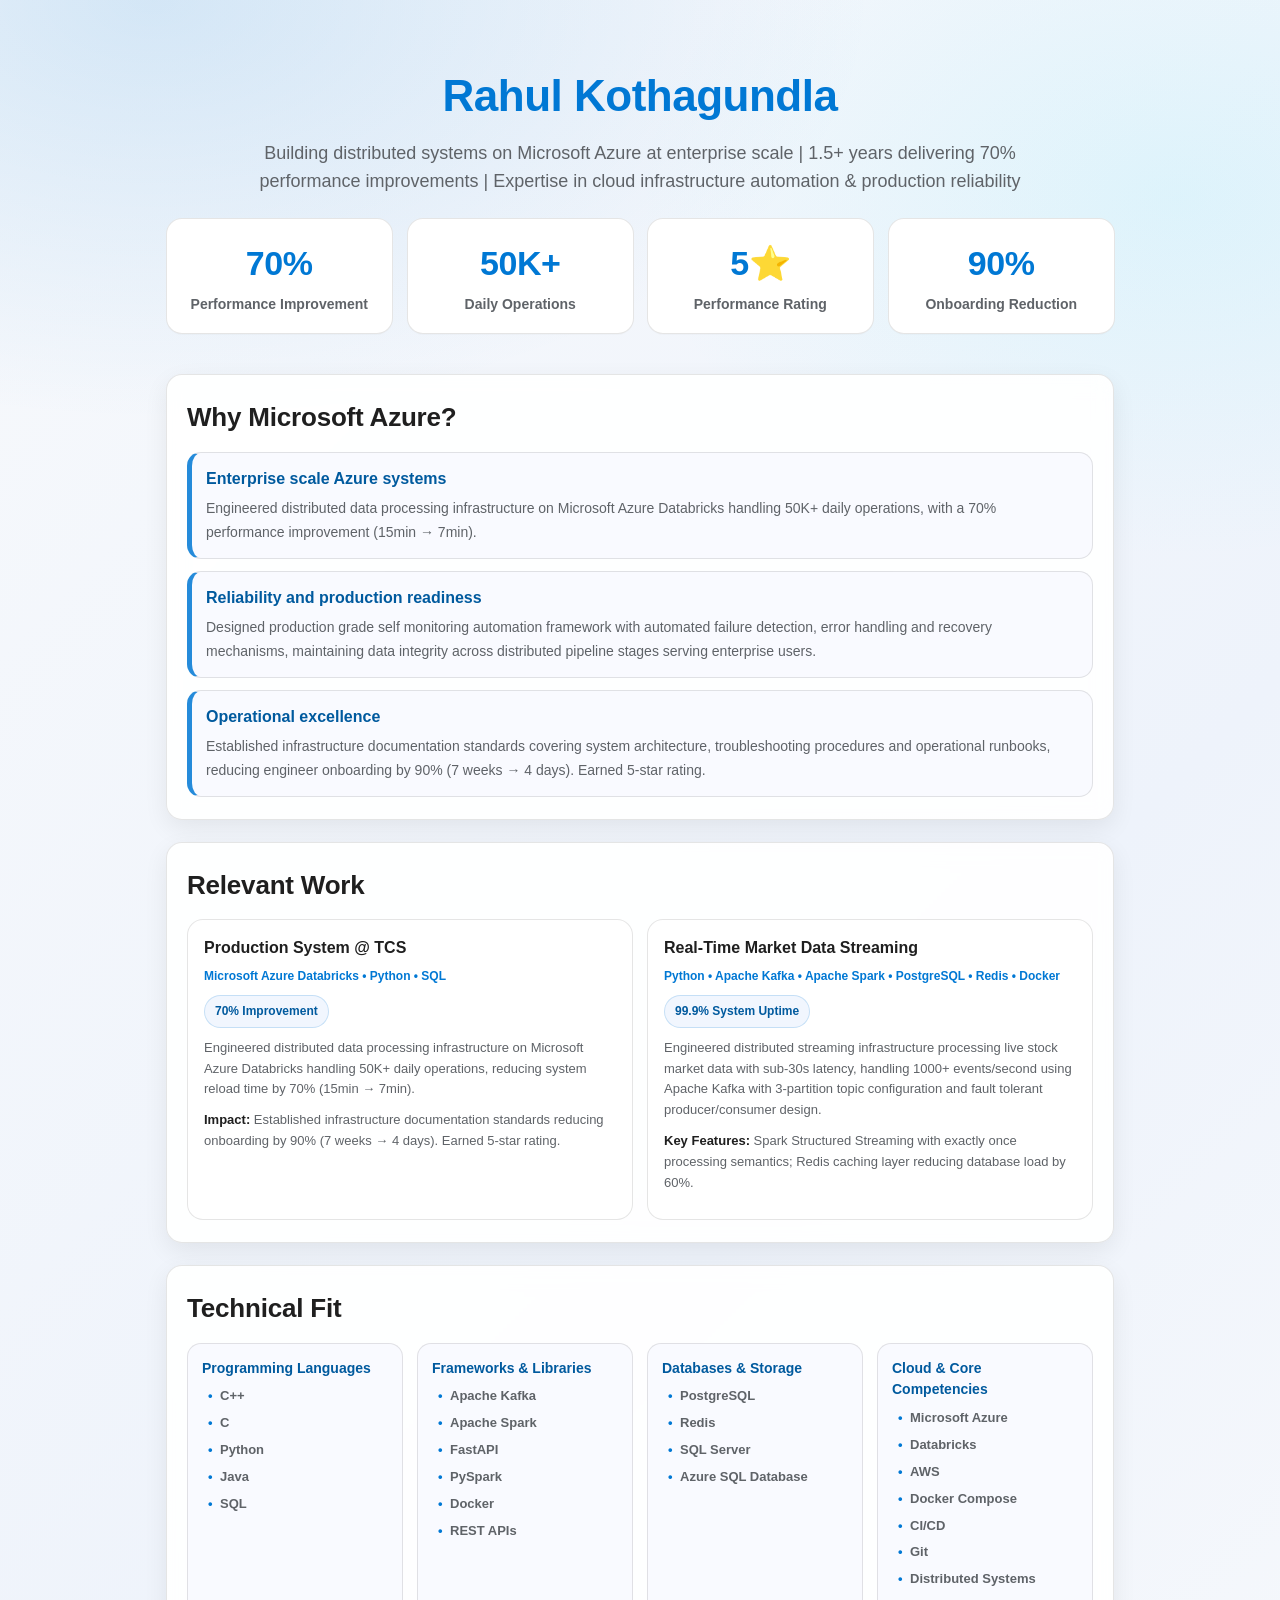
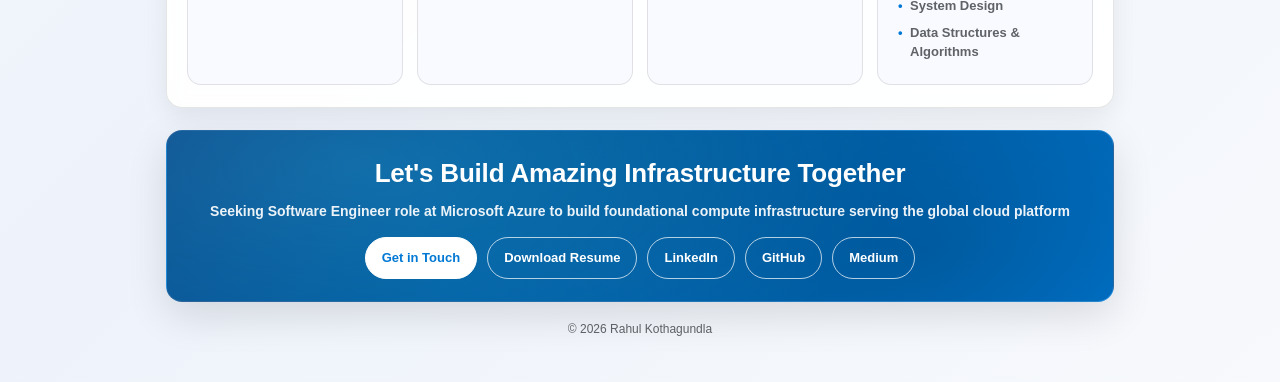
<file: microsoft/index.html>
<!DOCTYPE html>
<html lang="en">

<head>
    <meta charset="UTF-8" />
    <meta name="viewport" content="width=device-width, initial-scale=1.0" />
    <meta name="description" content="Rahul Kothagundla - Infrastructure Software Engineer | Microsoft Azure Portfolio" />
    <meta name="keywords" content="Software Engineer, Microsoft Azure, Distributed Systems, Cloud Infrastructure" />
    <title>Rahul Kothagundla | Infrastructure Software Engineer - Microsoft Azure</title>

    <style>
        /* ==================== RESET ==================== */
        * {
            margin: 0;
            padding: 0;
            box-sizing: border-box;
        }

        html {
            scroll-behavior: smooth;
        }

        :root {
            /* Fluent-ish Microsoft palette */
            --ms-blue: #0078d4;
            --ms-blue-2: #005a9e;
            --ms-cyan: #50e6ff;

            --bg: #f7f9fc;
            --text: #1f1f1f;
            --muted: #5f6368;

            --card: rgba(255, 255, 255, 0.92);
            --card-solid: #ffffff;
            --border: rgba(0, 0, 0, 0.10);

            --shadow-sm: 0 8px 24px rgba(0, 0, 0, 0.07);
            --shadow-md: 0 14px 40px rgba(0, 0, 0, 0.12);

            --radius: 16px;
            --maxw: 980px;
        }

        body {
            font-family: "Segoe UI", Tahoma, Geneva, Verdana, sans-serif;
            color: var(--text);
            background:
                radial-gradient(1200px 700px at 12% 0%, rgba(0, 120, 212, 0.14), transparent 60%),
                radial-gradient(900px 600px at 92% 10%, rgba(80, 230, 255, 0.12), transparent 60%),
                linear-gradient(135deg, #f7f9fc 0%, #eef3fb 60%, #f7f9fc 100%);
            min-height: 100vh;
            line-height: 1.55;
        }

        a {
            color: var(--ms-blue);
            text-decoration: none;
        }

        a:hover {
            text-decoration: underline;
        }

        .container {
            width: 100%;
            max-width: var(--maxw);
            margin: 0 auto;
            padding: 18px 16px;
        }

        /* ==================== HERO ==================== */
        .hero {
            padding: 44px 0 18px;
            text-align: center;
        }

        .hero h1 {
            font-size: 44px;
            font-weight: 800;
            letter-spacing: -0.5px;
            color: var(--ms-blue);
            margin-bottom: 10px;
        }

        .hero .subtitle {
            font-size: 18px;
            color: var(--muted);
            max-width: 820px;
            margin: 0 auto;
        }

        /* ==================== METRICS ==================== */
        .metrics {
            margin-top: 22px;
            display: grid;
            grid-template-columns: repeat(4, minmax(0, 1fr));
            gap: 14px;
        }

        .metric {
            background: var(--card-solid);
            border: 1px solid var(--border);
            border-radius: var(--radius);
            padding: 18px 14px;
            box-shadow: 0 1px 0 rgba(0, 0, 0, 0.02);
            transition: transform 0.18s ease, box-shadow 0.18s ease, border-color 0.18s ease, background 0.18s ease;
            will-change: transform;
        }

        .metric:hover {
            transform: translateY(-3px);
            box-shadow: var(--shadow-sm);
            border-color: rgba(0, 120, 212, 0.35);
            background: rgba(232, 240, 254, 0.55);
        }

        .metric .number {
            display: block;
            font-size: 34px;
            font-weight: 900;
            color: var(--ms-blue);
            letter-spacing: -0.4px;
            margin-bottom: 4px;
        }

        .metric .label {
            display: block;
            font-size: 14px;
            font-weight: 800;
            /* requested bold labels */
            color: var(--muted);
        }

        /* ==================== SECTION WRAPPER ==================== */
        .section {
            margin-top: 22px;
            background: var(--card);
            border: 1px solid var(--border);
            border-radius: var(--radius);
            box-shadow: var(--shadow-sm);
            padding: 22px 20px;
            backdrop-filter: blur(10px);
        }

        .section h2 {
            font-size: 26px;
            font-weight: 800;
            letter-spacing: -0.2px;
            margin-bottom: 14px;
            color: var(--text);
        }

        .section .hint {
            color: var(--muted);
            margin-top: -6px;
            margin-bottom: 12px;
            font-size: 14px;
        }

        /* ==================== WHY ==================== */
        .why-grid {
            display: grid;
            grid-template-columns: 1fr;
            gap: 12px;
            margin-top: 10px;
        }

        .why-card {
            background: rgba(248, 250, 255, 0.85);
            border: 1px solid var(--border);
            border-left: 5px solid rgba(0, 120, 212, 0.85);
            border-radius: 14px;
            padding: 14px 14px;
            transition: transform 0.18s ease, box-shadow 0.18s ease, border-color 0.18s ease;
        }

        .why-card:hover {
            transform: translateY(-2px);
            box-shadow: 0 12px 26px rgba(0, 0, 0, 0.10);
            border-left-color: rgba(80, 230, 255, 0.95);
        }

        .why-card h3 {
            font-size: 16px;
            font-weight: 900;
            color: var(--ms-blue-2);
            margin-bottom: 6px;
        }

        .why-card p {
            color: var(--muted);
            font-size: 14px;
            line-height: 1.65;
        }

        /* ==================== RELEVANT WORK ==================== */
        .work-grid {
          display: grid;
          grid-template-columns: repeat(auto-fit, minmax(320px, 1fr));
          gap: 14px;
          margin-top: 10px;
          align-items: stretch;
        }

        .work-card {
            background: var(--card-solid);
            border: 1px solid var(--border);
            border-radius: var(--radius);
            padding: 16px 16px;
            transition: transform 0.18s ease, box-shadow 0.18s ease, border-color 0.18s ease;
            position: relative;
        }

        .work-card:hover {
            transform: translateY(-3px);
            box-shadow: var(--shadow-md);
            border-color: rgba(0, 120, 212, 0.35);
        }

        .work-card h3 {
            font-size: 16px;
            font-weight: 900;
            margin-bottom: 6px;
            color: var(--text);
        }

        .work-card .tech {
            font-size: 12px;
            font-weight: 800;
            color: var(--ms-blue);
            margin-bottom: 10px;
        }

        .pill {
            display: inline-block;
            padding: 6px 10px;
            border-radius: 999px;
            font-size: 12px;
            font-weight: 900;
            border: 1px solid rgba(0, 120, 212, 0.18);
            background: rgba(232, 240, 254, 0.60);
            color: var(--ms-blue-2);
            margin-bottom: 10px;
        }

        .work-card p {
            color: var(--muted);
            font-size: 13px;
            line-height: 1.6;
            margin-bottom: 10px;
        }

        .work-card p strong {
            color: var(--text);
            font-weight: 800;
        }

        .work-card .link {
            font-size: 13px;
            font-weight: 800;
            display: inline-block;
            margin-top: 2px;
        }

        /* ==================== TECHNICAL FIT ==================== */
        .fit-grid {
            display: grid;
            grid-template-columns: repeat(4, minmax(0, 1fr));
            gap: 14px;
            margin-top: 10px;
        }

        .fit-card {
            background: rgba(248, 250, 255, 0.85);
            border: 1px solid var(--border);
            border-radius: 14px;
            padding: 14px 14px;
        }

        .fit-card h3 {
            font-size: 14px;
            font-weight: 900;
            color: var(--ms-blue-2);
            margin-bottom: 8px;
        }

        .fit-card ul {
            list-style: none;
            padding-left: 0;
        }

        .fit-card li {
            position: relative;
            padding-left: 18px;
            margin-bottom: 8px;
            color: var(--muted);
            font-size: 13px;
            line-height: 1.45;
            font-weight: 600;
        }

        .fit-card li::before {
            content: "•";
            position: absolute;
            left: 6px;
            top: 0;
            color: var(--ms-blue);
            font-weight: 900;
        }

        /* ==================== CTA ==================== */
        .cta {
            margin-top: 22px;
            background: linear-gradient(135deg, #0b4a8b 0%, var(--ms-blue-2) 35%, var(--ms-blue) 100%);
            color: #fff;
            border-radius: var(--radius);
            padding: 22px 20px;
            box-shadow: var(--shadow-md);
            border: 1px solid rgba(255, 255, 255, 0.14);
            text-align: center;
            position: relative;
            overflow: hidden;
        }

        .cta::before {
            content: "";
            position: absolute;
            inset: 0;
            background:
                radial-gradient(900px 420px at 20% 20%, rgba(80, 230, 255, 0.18), transparent 60%),
                radial-gradient(900px 520px at 80% 70%, rgba(0, 0, 0, 0.18), transparent 55%);
            opacity: 1;
        }

        .cta>* {
            position: relative;
            z-index: 1;
        }

        .cta h2 {
            color: #fff;
            font-size: 26px;
            font-weight: 900;
            margin-bottom: 8px;
            letter-spacing: -0.2px;
        }

        .cta p {
            color: rgba(255, 255, 255, 0.92);
            font-size: 14px;
            margin-bottom: 14px;
            font-weight: 600;
        }

        .cta .buttons {
            display: flex;
            justify-content: center;
            gap: 10px;
            flex-wrap: wrap;
            margin-top: 6px;
        }

        .btn {
            display: inline-block;
            padding: 10px 16px;
            border-radius: 999px;
            font-weight: 900;
            font-size: 13px;
            border: 1px solid rgba(255, 255, 255, 0.70);
            transition: transform 0.18s ease, box-shadow 0.18s ease, background 0.18s ease, color 0.18s ease;
            text-decoration: none;
            white-space: nowrap;
        }

        .btn.primary {
            background: #fff;
            color: var(--ms-blue);
            border-color: #fff;
        }

        .btn.primary:hover {
            transform: translateY(-2px);
            box-shadow: 0 12px 22px rgba(0, 0, 0, 0.22);
            text-decoration: none;
        }

        .btn.secondary {
            background: transparent;
            color: #fff;
        }

        .btn.secondary:hover {
            background: rgba(255, 255, 255, 0.14);
            transform: translateY(-2px);
            box-shadow: 0 12px 22px rgba(0, 0, 0, 0.16);
            text-decoration: none;
        }

        /* ==================== FOOTER ==================== */
        footer {
            text-align: center;
            color: var(--muted);
            font-size: 12px;
            padding: 18px 0 26px;
        }

        /* ==================== RESPONSIVE ==================== */
        @media (max-width: 980px) {
            .metrics {
                grid-template-columns: repeat(2, minmax(0, 1fr));
            }

            .work-grid {
                grid-template-columns: 1fr;
            }

            .fit-grid {
                grid-template-columns: repeat(2, minmax(0, 1fr));
            }

            .hero h1 {
                font-size: 36px;
            }

            .hero .subtitle {
                font-size: 16px;
            }
        }

        @media (max-width: 520px) {
            .fit-grid {
                grid-template-columns: 1fr;
            }

            .metrics {
                grid-template-columns: 1fr;
            }
        }

        /* Reduced motion */
        @media (prefers-reduced-motion: reduce) {
            html {
                scroll-behavior: auto !important;
            }

            .metric,
            .why-card,
            .work-card,
            .btn {
                transition: none !important;
            }
        }
    </style>
</head>

<body>
    <div class="container">
        <!-- HERO -->
        <div class="hero">
            <h1>Rahul Kothagundla</h1>
            <p class="subtitle">
                Building distributed systems on Microsoft Azure at enterprise scale | 1.5+ years delivering 70% performance improvements | Expertise in cloud infrastructure automation & production reliability
            </p>

            <!-- METRICS (same content, compact layout) -->
            <div class="metrics">
                <div class="metric">
                    <span class="number">70%</span>
                    <span class="label">Performance Improvement</span>
                </div>
                <div class="metric">
                    <span class="number">50K+</span>
                    <span class="label">Daily Operations</span>
                </div>
                <div class="metric">
                    <span class="number">5⭐</span>
                    <span class="label">Performance Rating</span>
                </div>
                <div class="metric">
                    <span class="number">90%</span>
                    <span class="label">Onboarding Reduction</span>
                </div>
            </div>
        </div>

        <!-- WHY (short, recruiter-friendly; grounded in your existing facts) -->
        <div class="section">
            <h2>Why Microsoft Azure?</h2>
            <div class="why-grid">
                <div class="why-card">
                    <h3>Enterprise scale Azure systems</h3>
                    <p>Engineered distributed data processing infrastructure on Microsoft Azure Databricks handling 50K+ daily operations, with a 70% performance improvement (15min → 7min).</p>
                </div>
                <div class="why-card">
                    <h3>Reliability and production readiness</h3>
                    <p>Designed production grade self monitoring automation framework with automated failure detection, error handling and recovery mechanisms, maintaining data integrity across distributed pipeline stages serving enterprise users.</p>
                </div>
                <div class="why-card">
                    <h3>Operational excellence</h3>
                    <p>Established infrastructure documentation standards covering system architecture, troubleshooting procedures and operational runbooks, reducing engineer onboarding by 90% (7 weeks → 4 days). Earned 5-star rating.</p>
                </div>
            </div>
        </div>

        <!-- RELEVANT WORK (cards like your Google page) -->
        <div class="section">
            <h2>Relevant Work</h2>
            <div class="work-grid">
                <div class="work-card">
                    <h3>Production System @ TCS</h3>
                    <div class="tech">Microsoft Azure Databricks • Python • SQL</div>
                    <div class="pill">70% Improvement</div>
                    <p>Engineered distributed data processing infrastructure on Microsoft Azure Databricks handling 50K+ daily operations, reducing system reload time by 70% (15min → 7min).</p>
                    <p><strong>Impact:</strong> Established infrastructure documentation standards reducing onboarding by 90% (7 weeks → 4 days). Earned 5-star rating.</p>
                </div>

                <div class="work-card">
                    <h3>Real-Time Market Data Streaming</h3>
                    <div class="tech">Python • Apache Kafka • Apache Spark • PostgreSQL • Redis • Docker</div>
                    <div class="pill">99.9% System Uptime</div>
                    <p>Engineered distributed streaming infrastructure processing live stock market data with sub-30s latency, handling 1000+ events/second using Apache Kafka with 3-partition topic configuration and fault tolerant producer/consumer design.</p>
                    <p><strong>Key Features:</strong> Spark Structured Streaming with exactly once processing semantics; Redis caching layer reducing database load by 60%.</p>
                </div>
            </div>
        </div>

        <!-- TECHNICAL FIT (compact bullets) -->
        <div class="section">
            <h2>Technical Fit</h2>
            <div class="fit-grid">
                <div class="fit-card">
                    <h3>Programming Languages</h3>
                    <ul>
                        <li>C++</li>
                        <li>C</li>
                        <li>Python</li>
                        <li>Java</li>
                        <li>SQL</li>
                    </ul>
                </div>

                <div class="fit-card">
                    <h3>Frameworks & Libraries</h3>
                    <ul>
                        <li>Apache Kafka</li>
                        <li>Apache Spark</li>
                        <li>FastAPI</li>
                        <li>PySpark</li>
                        <li>Docker</li>
                        <li>REST APIs</li>
                    </ul>
                </div>

                <div class="fit-card">
                    <h3>Databases & Storage</h3>
                    <ul>
                        <li>PostgreSQL</li>
                        <li>Redis</li>
                        <li>SQL Server</li>
                        <li>Azure SQL Database</li>
                    </ul>
                </div>

                <div class="fit-card">
                    <h3>Cloud & Core Competencies</h3>
                    <ul>
                        <li>Microsoft Azure</li>
                        <li>Databricks</li>
                        <li>AWS</li>
                        <li>Docker Compose</li>
                        <li>CI/CD</li>
                        <li>Git</li>
                        <li>Distributed Systems</li>
                        <li>System Design</li>
                        <li>Data Structures & Algorithms</li>
                    </ul>
                </div>
            </div>
        </div>

        <!-- CTA -->
        <div class="cta">
            <h2>Let's Build Amazing Infrastructure Together</h2>
            <p>Seeking Software Engineer role at Microsoft Azure to build foundational compute infrastructure serving the global cloud platform</p>
            <div class="buttons">
                <a class="btn primary" href="mailto:rahulkothagundla2002@gmail.com">Get in Touch</a>
                <a class="btn secondary" href="Rahul_Microsoft_Resume.pdf" download>Download Resume</a>
                <a class="btn secondary" href="https://linkedin.com/in/kothagundlarahul" target="_blank" rel="noopener">LinkedIn</a>
                <a class="btn secondary" href="https://github.com/RahulKothagundla" target="_blank" rel="noopener">GitHub</a>
                <a class="btn secondary" href="https://medium.com/@kothagundlarahul" target="_blank" rel="noopener">Medium</a>
            </div>
        </div>

        <footer>
            <div>&copy; 2026 Rahul Kothagundla </div>
        </footer>
    </div>

    <script>
        // Console message for recruiters (kept, but concise)
        console.log('%c👋 Hi Microsoft Recruiter!', 'font-size: 18px; font-weight: 800; color: #0078d4;');
        console.log('%cThanks for checking out my portfolio.', 'font-size: 13px; color: #5f6368;');
    </script>
</body>

</html>
</file>
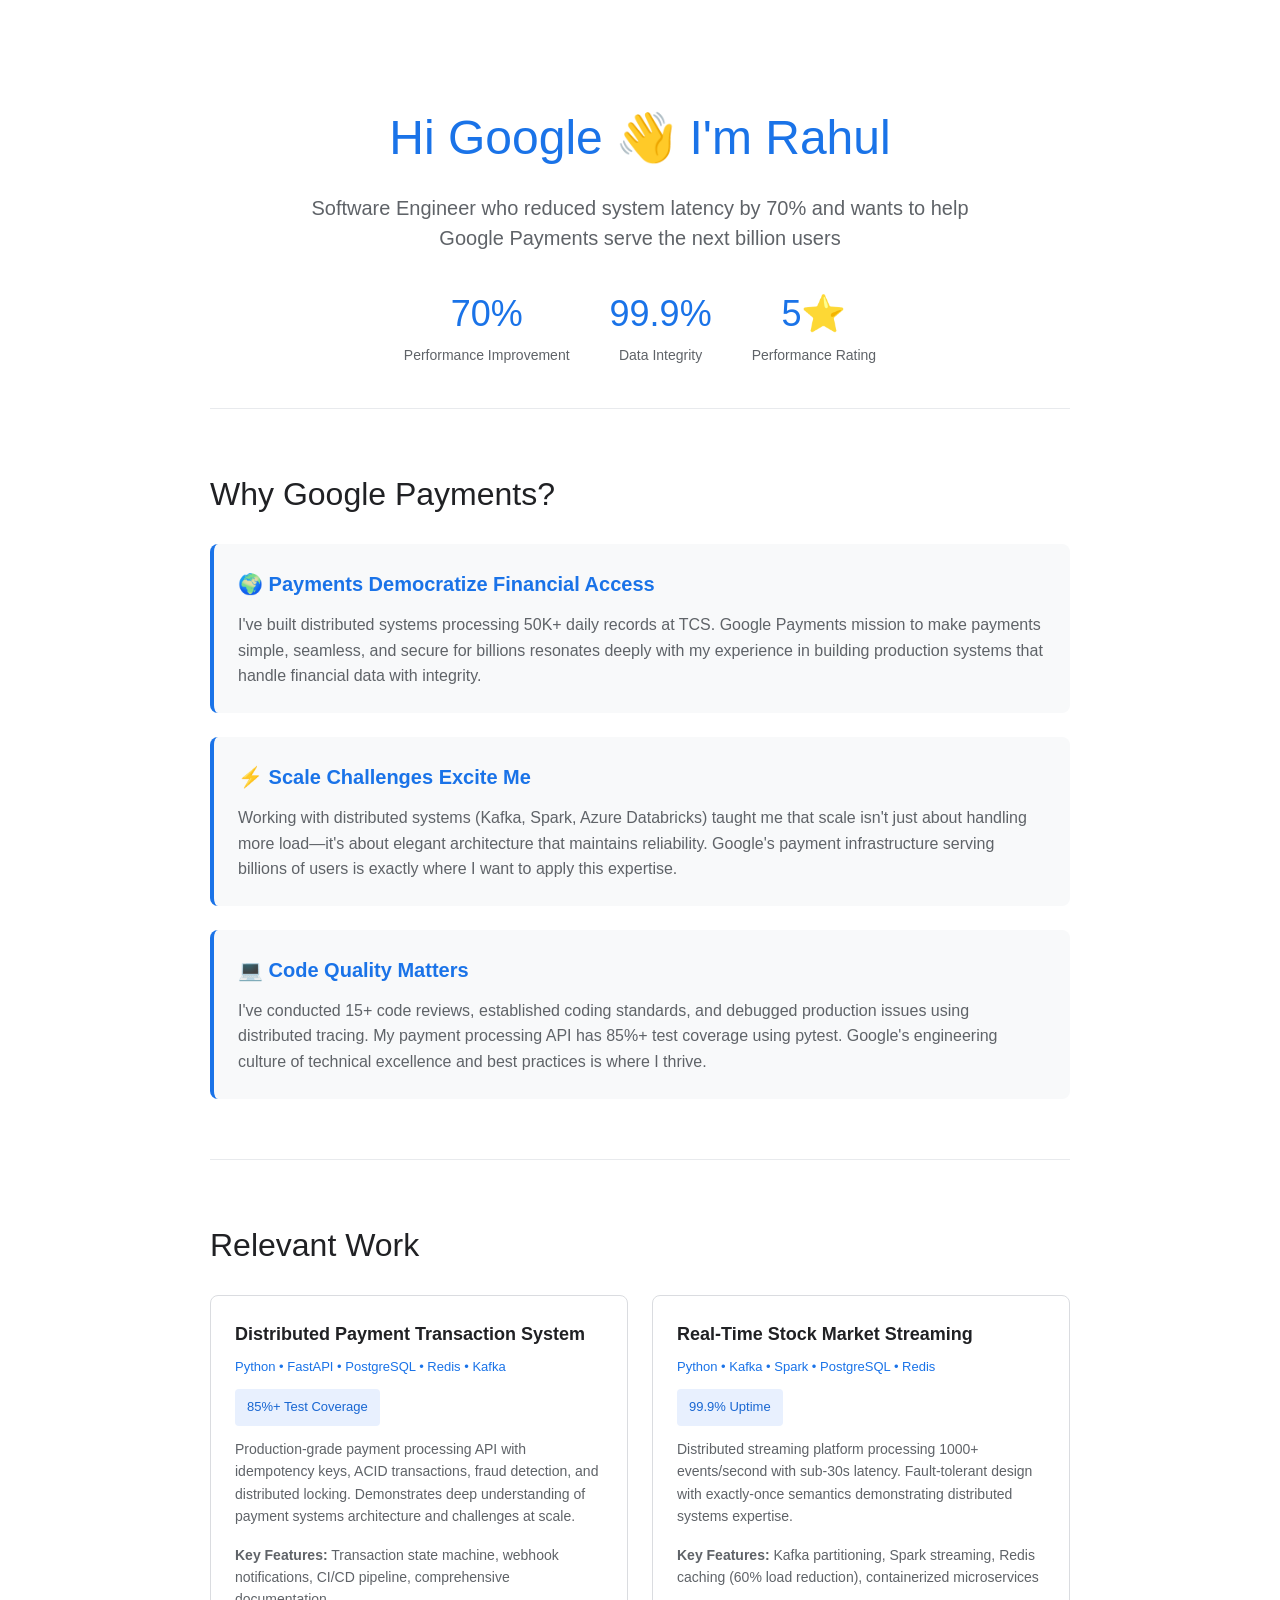
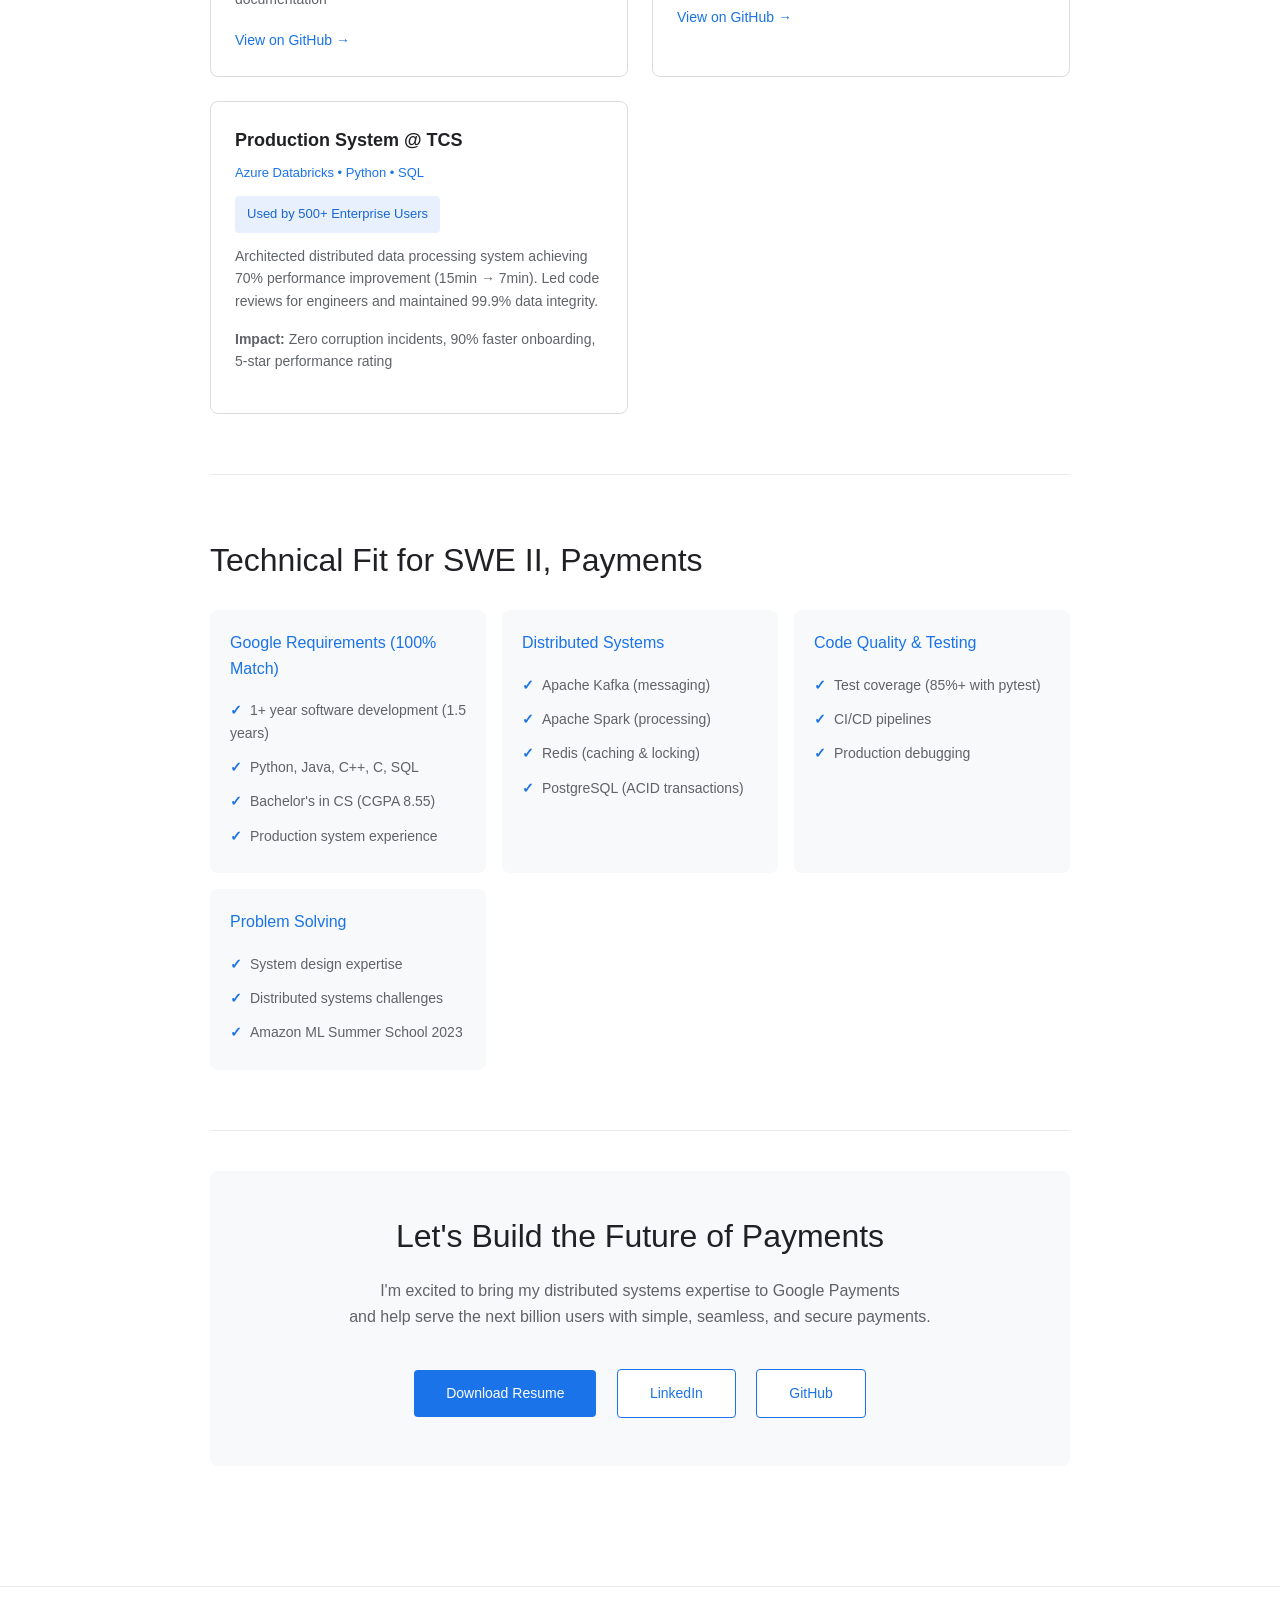
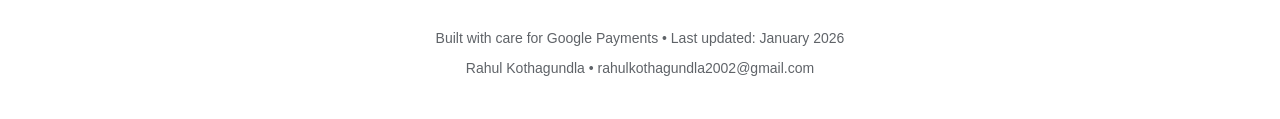
<file: google/google.html>
<!DOCTYPE html>
<html lang="en">
<head>
    <meta charset="UTF-8">
    <meta name="viewport" content="width=device-width, initial-scale=1.0">
    <title>Rahul Kothagundla → Google Payments</title>
    <meta name="description" content="Software Engineer with distributed systems expertise seeking SWE role at Google Payments">
    <style>
        * {
            margin: 0;
            padding: 0;
            box-sizing: border-box;
        }
        
        body {
            font-family: 'Google Sans', 'Roboto', -apple-system, BlinkMacSystemFont, sans-serif;
            line-height: 1.6;
            color: #202124;
            background: #fff;
        }
        
        .container {
            max-width: 900px;
            margin: 0 auto;
            padding: 40px 20px;
        }
        
        .hero {
            text-align: center;
            padding: 60px 0 40px;
            border-bottom: 1px solid #e8eaed;
        }
        
        .hero h1 {
            font-size: 48px;
            font-weight: 400;
            margin-bottom: 16px;
            color: #1a73e8;
        }
        
        .hero p {
            font-size: 20px;
            color: #5f6368;
            max-width: 700px;
            margin: 0 auto;
            line-height: 1.5;
        }
        
        .hero .metrics {
            display: flex;
            justify-content: center;
            gap: 40px;
            margin-top: 32px;
            flex-wrap: wrap;
        }
        
        .metric {
            text-align: center;
        }
        
        .metric .number {
            font-size: 36px;
            font-weight: 500;
            color: #1a73e8;
            display: block;
        }
        
        .metric .label {
            font-size: 14px;
            color: #5f6368;
            margin-top: 4px;
        }
        
        .section {
            padding: 60px 0;
            border-bottom: 1px solid #e8eaed;
        }
        
        .section:last-child {
            border-bottom: none;
        }
        
        h2 {
            font-size: 32px;
            font-weight: 400;
            margin-bottom: 24px;
            color: #202124;
        }
        
        .why-google {
            display: grid;
            gap: 24px;
        }
        
        .reason {
            background: #f8f9fa;
            padding: 24px;
            border-radius: 8px;
            border-left: 4px solid #1a73e8;
            transition: transform 0.2s;
        }
        
        .reason:hover {
            transform: translateX(4px);
        }
        
        .reason h3 {
            font-size: 20px;
            margin-bottom: 12px;
            color: #1a73e8;
        }
        
        .reason p {
            color: #5f6368;
            line-height: 1.6;
        }
        
        .projects {
            display: grid;
            grid-template-columns: repeat(auto-fit, minmax(300px, 1fr));
            gap: 24px;
        }
        
        .project-card {
            background: #fff;
            border: 1px solid #dadce0;
            border-radius: 8px;
            padding: 24px;
            transition: all 0.3s;
        }
        
        .project-card:hover {
            box-shadow: 0 4px 12px rgba(0,0,0,0.1);
            border-color: #1a73e8;
        }
        
        .project-card h3 {
            font-size: 18px;
            margin-bottom: 8px;
            color: #202124;
        }
        
        .project-card .tech {
            color: #1a73e8;
            font-size: 13px;
            margin-bottom: 12px;
            font-weight: 500;
        }
        
        .project-card p {
            color: #5f6368;
            margin-bottom: 16px;
            font-size: 14px;
        }
        
        .project-card .highlight {
            background: #e8f0fe;
            padding: 8px 12px;
            border-radius: 4px;
            font-size: 13px;
            color: #1967d2;
            margin-bottom: 12px;
            display: inline-block;
        }
        
        .project-card a {
            color: #1a73e8;
            text-decoration: none;
            font-weight: 500;
            font-size: 14px;
        }
        
        .project-card a:hover {
            text-decoration: underline;
        }
        
        .skills-grid {
            display: grid;
            grid-template-columns: repeat(auto-fit, minmax(250px, 1fr));
            gap: 16px;
        }
        
        .skill-category {
            background: #f8f9fa;
            padding: 20px;
            border-radius: 8px;
        }
        
        .skill-category h3 {
            font-size: 16px;
            margin-bottom: 12px;
            color: #1a73e8;
            font-weight: 500;
        }
        
        .skill-category ul {
            list-style: none;
        }
        
        .skill-category li {
            padding: 6px 0;
            color: #5f6368;
            font-size: 14px;
        }
        
        .skill-category li:before {
            content: "✓";
            color: #1a73e8;
            font-weight: bold;
            margin-right: 8px;
        }
        
        .cta {
            text-align: center;
            padding: 40px 0;
            background: #f8f9fa;
            border-radius: 8px;
            margin: 40px 0;
        }
        
        .cta h2 {
            margin-bottom: 16px;
        }
        
        .cta p {
            color: #5f6368;
            margin-bottom: 32px;
            font-size: 16px;
        }
        
        .btn {
            display: inline-block;
            padding: 12px 32px;
            margin: 8px;
            background: #1a73e8;
            color: #fff;
            text-decoration: none;
            border-radius: 4px;
            font-weight: 500;
            transition: background 0.3s;
            font-size: 14px;
        }
        
        .btn:hover {
            background: #1765cc;
            box-shadow: 0 2px 8px rgba(26,115,232,0.3);
        }
        
        .btn-secondary {
            background: #fff;
            color: #1a73e8;
            border: 1px solid #1a73e8;
        }
        
        .btn-secondary:hover {
            background: #f8f9fa;
        }
        
        footer {
            text-align: center;
            padding: 40px 0;
            color: #5f6368;
            font-size: 14px;
            border-top: 1px solid #e8eaed;
            margin-top: 40px;
        }
        
        @media (max-width: 768px) {
            .hero h1 {
                font-size: 32px;
            }
            
            .hero p {
                font-size: 16px;
            }
            
            .projects {
                grid-template-columns: 1fr;
            }
            
            .skills-grid {
                grid-template-columns: 1fr;
            }
        }
    </style>
</head>
<body>
    <div class="container">
        <!-- Hero Section -->
        <div class="hero">
            <h1>Hi Google 👋 I'm Rahul</h1>
            <p>Software Engineer who reduced system latency by 70% and wants to help Google Payments serve the next billion users</p>
            
            <div class="metrics">
                <div class="metric">
                    <span class="number">70%</span>
                    <span class="label">Performance Improvement</span>
                </div>
                <div class="metric">
                    <span class="number">99.9%</span>
                    <span class="label">Data Integrity</span>
                </div>
                <div class="metric">
                    <span class="number">5⭐</span>
                    <span class="label">Performance Rating</span>
                </div>
            </div>
        </div>
        
        <!-- Why Google Section -->
        <div class="section">
            <h2>Why Google Payments?</h2>
            <div class="why-google">
                <div class="reason">
                    <h3>🌍 Payments Democratize Financial Access</h3>
                    <p>I've built distributed systems processing 50K+ daily records at TCS. Google Payments mission to make payments simple, seamless, and secure for billions resonates deeply with my experience in building production systems that handle financial data with integrity.</p>
                </div>
                
                <div class="reason">
                    <h3>⚡ Scale Challenges Excite Me</h3>
                    <p>Working with distributed systems (Kafka, Spark, Azure Databricks) taught me that scale isn't just about handling more load—it's about elegant architecture that maintains reliability. Google's payment infrastructure serving billions of users is exactly where I want to apply this expertise.</p>
                </div>
                
                <div class="reason">
                    <h3>💻 Code Quality Matters</h3>
                    <p>I've conducted 15+ code reviews, established coding standards, and debugged production issues using distributed tracing. My payment processing API has 85%+ test coverage using pytest. Google's engineering culture of technical excellence and best practices is where I thrive.</p>
                </div>
            </div>
        </div>
        
        <!-- Projects Section -->
        <div class="section">
            <h2>Relevant Work</h2>
            <div class="projects">
                <div class="project-card">
                    <h3>Distributed Payment Transaction System</h3>
                    <div class="tech">Python • FastAPI • PostgreSQL • Redis • Kafka</div>
                    <div class="highlight">85%+ Test Coverage</div>
                    <p>Production-grade payment processing API with idempotency keys, ACID transactions, fraud detection, and distributed locking. Demonstrates deep understanding of payment systems architecture and challenges at scale.</p>
                    <p><strong>Key Features:</strong> Transaction state machine, webhook notifications, CI/CD pipeline, comprehensive documentation</p>
                    <a href="https://github.com/rahulkothagundla/payment-system" target="_blank">View on GitHub →</a>
                </div>
                
                <div class="project-card">
                    <h3>Real-Time Stock Market Streaming</h3>
                    <div class="tech">Python • Kafka • Spark • PostgreSQL • Redis</div>
                    <div class="highlight">99.9% Uptime</div>
                    <p>Distributed streaming platform processing 1000+ events/second with sub-30s latency. Fault-tolerant design with exactly-once semantics demonstrating distributed systems expertise.</p>
                    <p><strong>Key Features:</strong> Kafka partitioning, Spark streaming, Redis caching (60% load reduction), containerized microservices</p>
                    <a href="https://github.com/rahulkothagundla/stock-streaming" target="_blank">View on GitHub →</a>
                </div>
                
                <div class="project-card">
                    <h3>Production System @ TCS</h3>
                    <div class="tech">Azure Databricks • Python • SQL</div>
                    <div class="highlight">Used by 500+ Enterprise Users</div>
                    <p>Architected distributed data processing system achieving 70% performance improvement (15min → 7min). Led code reviews for engineers and maintained 99.9% data integrity.</p>
                    <p><strong>Impact:</strong> Zero corruption incidents, 90% faster onboarding, 5-star performance rating</p>
                </div>
            </div>
        </div>
        
        <!-- Technical Fit Section -->
        <div class="section">
            <h2>Technical Fit for SWE II, Payments</h2>
            <div class="skills-grid">
                <div class="skill-category">
                    <h3>Google Requirements (100% Match)</h3>
                    <ul>
                        <li>1+ year software development (1.5 years)</li>
                        <li>Python, Java, C++, C, SQL</li>
                        <li>Bachelor's in CS (CGPA 8.55)</li>
                        <li>Production system experience</li>
                    </ul>
                </div>
                
                <div class="skill-category">
                    <h3>Distributed Systems</h3>
                    <ul>
                        <li>Apache Kafka (messaging)</li>
                        <li>Apache Spark (processing)</li>
                        <li>Redis (caching & locking)</li>
                        <li>PostgreSQL (ACID transactions)</li>
                    </ul>
                </div>
                
                <div class="skill-category">
                    <h3>Code Quality & Testing</h3>
                    <ul>
                        <li>Test coverage (85%+ with pytest)</li>
                        <li>CI/CD pipelines</li>
                        <li>Production debugging</li>
                    </ul>
                </div>
                
                <div class="skill-category">
                    <h3>Problem Solving</h3>
                    <ul>
                        <li>System design expertise</li>
                        <li>Distributed systems challenges</li>
                        <li>Amazon ML Summer School 2023</li>
                    </ul>
                </div>
            </div>
        </div>
        
        <!-- CTA Section -->
        <div class="cta">
            <h2>Let's Build the Future of Payments</h2>
            <p>I'm excited to bring my distributed systems expertise to Google Payments<br>and help serve the next billion users with simple, seamless, and secure payments.</p>
            <a href="rahul_kothagundla_google_resume.pdf" class="btn" download>Download Resume</a>
            <a href="https://linkedin.com/in/rahulkothagundla" class="btn btn-secondary" target="_blank">LinkedIn</a>
            <a href="https://github.com/rahulkothagundla" class="btn btn-secondary" target="_blank">GitHub</a>
        </div>
    </div>
    
    <footer>
        <p>Built with care for Google Payments • Last updated: January 2026</p>
        <p style="margin-top: 8px;">Rahul Kothagundla • rahulkothagundla2002@gmail.com</p>
    </footer>
</body>
</html>
</file>
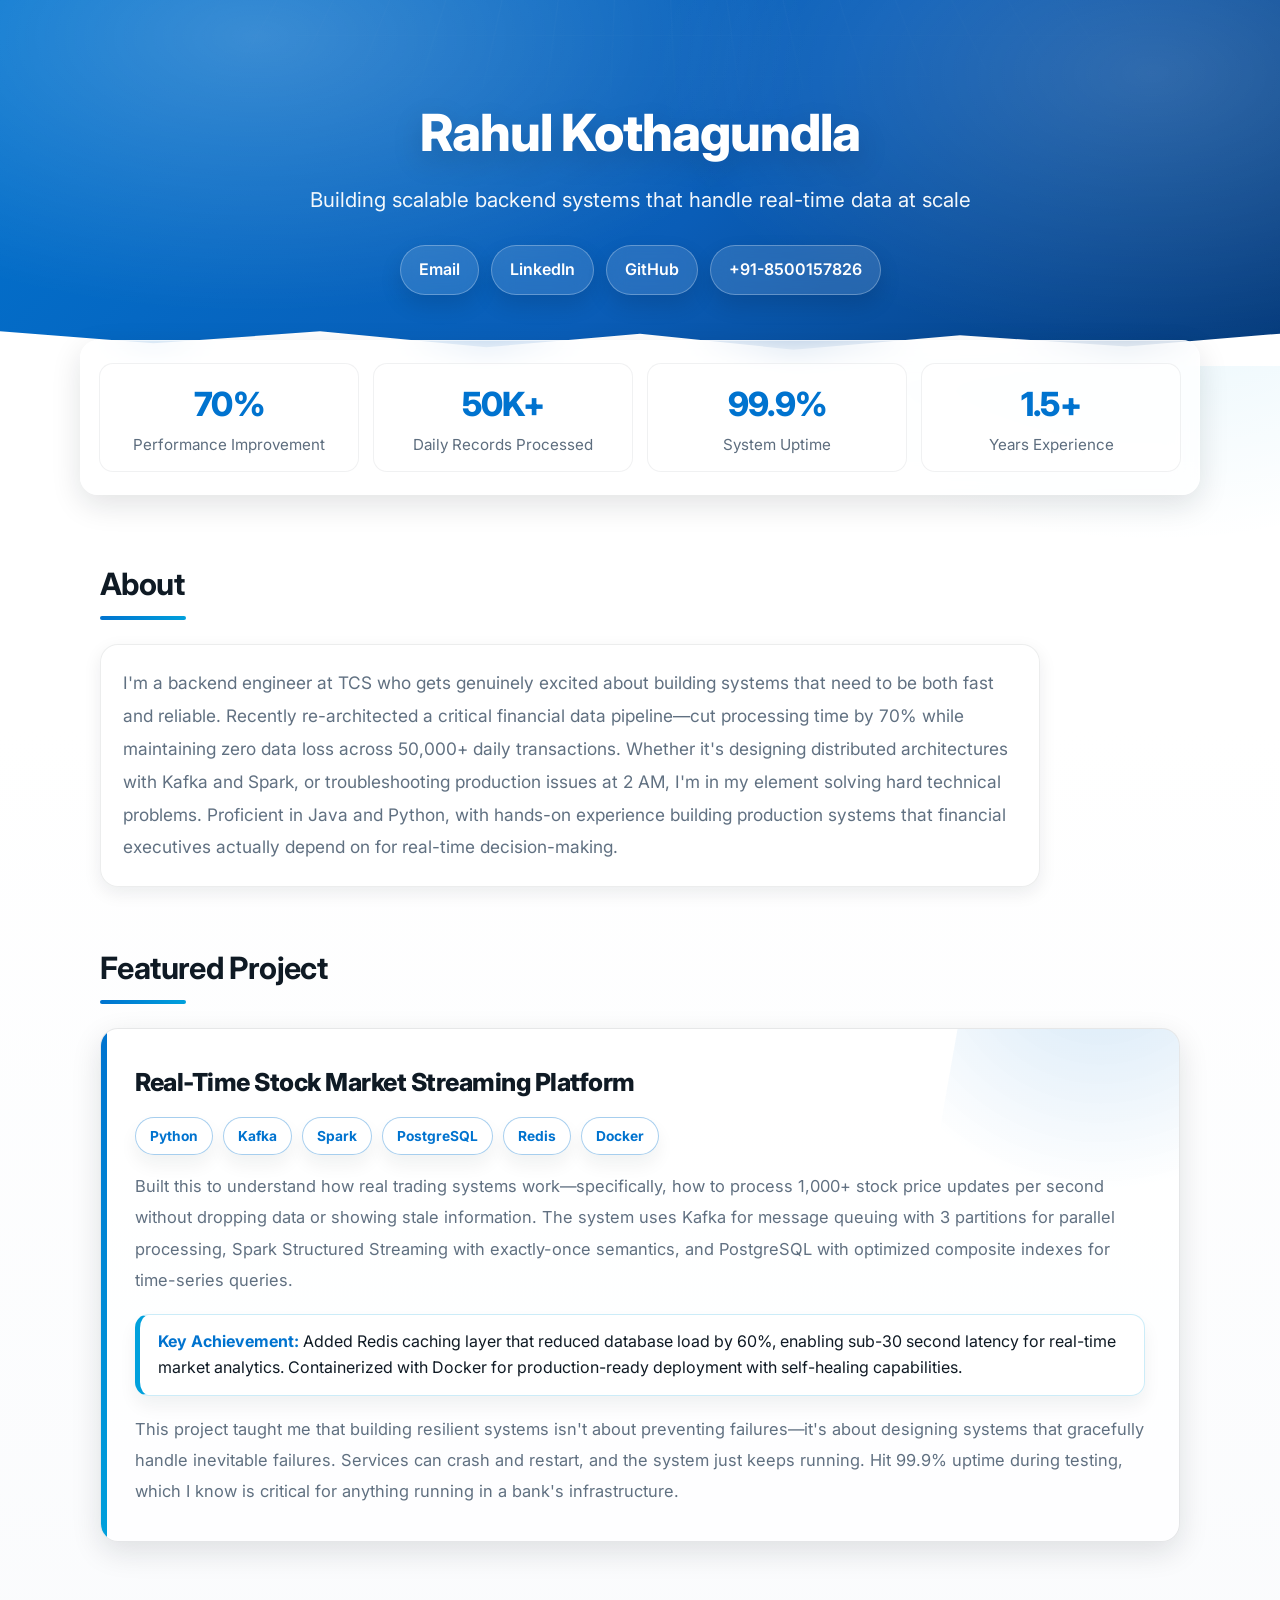
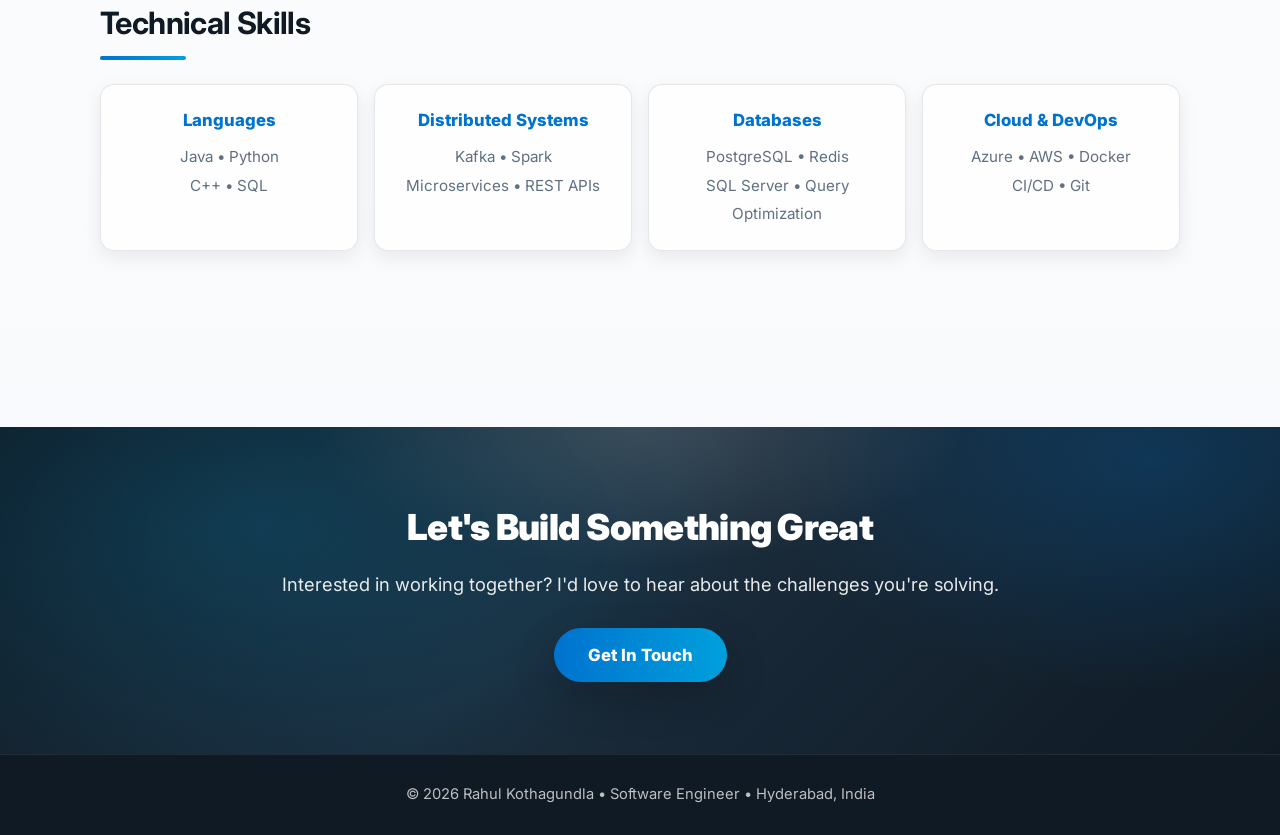
<file: jpmorgan/index .html>
<!DOCTYPE html>
<html lang="en">
<head>
  <meta charset="UTF-8" />
  <meta name="viewport" content="width=device-width, initial-scale=1.0" />
  <title>Rahul Kothagundla | Software Engineer</title>

  <!-- Optional: nicer typography (content unchanged) -->
  <link rel="preconnect" href="https://fonts.googleapis.com">
  <link rel="preconnect" href="https://fonts.gstatic.com" crossorigin>
  <link href="https://fonts.googleapis.com/css2?family=Inter:wght@300;400;500;600;700;800&display=swap" rel="stylesheet">

  <style>
    /* -----------------------------
       RESET + THEME
    --------------------------------*/
    * { margin: 0; padding: 0; box-sizing: border-box; }

    :root {
      --jp-blue: #0073CF;
      --jp-blue-2: #0A5DB7;
      --jp-dark: #0F1A24;
      --jp-gray: #5D6D7E;
      --jp-light: #F7F9FC;
      --jp-accent: #00A0DC;

      --surface: rgba(255, 255, 255, 0.72);
      --surface-solid: #ffffff;

      --shadow-sm: 0 6px 18px rgba(15, 26, 36, 0.08);
      --shadow-md: 0 10px 30px rgba(15, 26, 36, 0.12);
      --shadow-lg: 0 16px 50px rgba(15, 26, 36, 0.18);

      --radius-md: 14px;
      --radius-lg: 18px;

      --ring: 0 0 0 4px rgba(0, 115, 207, 0.18);
      --border: rgba(15, 26, 36, 0.10);

      --maxw: 1120px;
    }

    html { scroll-behavior: smooth; }
    body {
      font-family: Inter, ui-sans-serif, system-ui, -apple-system, Segoe UI, Roboto, "Helvetica Neue", Arial, "Noto Sans", "Apple Color Emoji", "Segoe UI Emoji";
      line-height: 1.6;
      color: var(--jp-dark);
      overflow-x: hidden;
      background:
        radial-gradient(1200px 800px at 20% -10%, rgba(0, 115, 207, 0.14), transparent 55%),
        radial-gradient(900px 600px at 90% 10%, rgba(0, 160, 220, 0.10), transparent 50%),
        linear-gradient(180deg, #ffffff 0%, #ffffff 30%, #F6F8FB 100%);
    }

    /* Better text rendering */
    body { -webkit-font-smoothing: antialiased; -moz-osx-font-smoothing: grayscale; }

    /* Accessible focus */
    a:focus-visible, button:focus-visible {
      outline: none;
      box-shadow: var(--ring);
      border-radius: 10px;
    }

    /* -----------------------------
       LAYOUT HELPERS
    --------------------------------*/
    .container {
      max-width: var(--maxw);
      margin: 0 auto;
      padding: 64px 20px;
    }

    .section { margin-bottom: 56px; }

    /* -----------------------------
       HERO
    --------------------------------*/
    .hero {
      position: relative;
      isolation: isolate;
      color: white;
      padding: 92px 20px 72px;
      text-align: center;
      background:
        radial-gradient(1000px 500px at 20% 10%, rgba(255,255,255,0.22), transparent 55%),
        radial-gradient(900px 500px at 90% 20%, rgba(255,255,255,0.16), transparent 55%),
        linear-gradient(135deg, var(--jp-blue) 0%, var(--jp-blue-2) 55%, #053A7A 100%);
      overflow: hidden;
    }

    /* Decorative grid glow (no content change) */
    .hero::before {
      content: "";
      position: absolute;
      inset: -2px;
      background:
        linear-gradient(to right, rgba(255,255,255,0.10) 1px, transparent 1px),
        linear-gradient(to bottom, rgba(255,255,255,0.08) 1px, transparent 1px);
      background-size: 56px 56px;
      opacity: 0.22;
      transform: perspective(800px) rotateX(52deg) translateY(-30%);
      transform-origin: top;
      z-index: -1;
      pointer-events: none;
      mask-image: radial-gradient(60% 60% at 50% 25%, black 0%, transparent 70%);
    }

    /* Bottom wave */
    .hero::after {
      content: '';
      position: absolute;
      left: 0; right: 0; bottom: -1px;
      height: 80px;
      background: #fff;
      clip-path: polygon(0 55%, 12% 70%, 25% 55%, 38% 75%, 50% 58%, 62% 78%, 75% 60%, 88% 74%, 100% 58%, 100% 100%, 0 100%);
      z-index: 0;
    }

    .hero h1 {
      font-size: clamp(2.2rem, 4vw, 3.4rem);
      font-weight: 800;
      letter-spacing: -0.02em;
      margin-bottom: 10px;
      position: relative;
      z-index: 1;
      text-shadow: 0 10px 30px rgba(0,0,0,0.18);
    }

    .hero .tagline {
      font-size: clamp(1.05rem, 1.6vw, 1.45rem);
      font-weight: 400;
      opacity: 0.95;
      margin: 0 auto 28px;
      max-width: 860px;
      position: relative;
      z-index: 1;
    }

    .hero .contact-links {
      display: flex;
      justify-content: center;
      gap: 12px;
      flex-wrap: wrap;
      margin-top: 18px;
      position: relative;
      z-index: 2;
    }

    .hero .contact-links a {
      color: white;
      text-decoration: none;
      padding: 11px 18px;
      border: 1px solid rgba(255,255,255,0.28);
      border-radius: 999px;
      transition: transform 0.22s ease, box-shadow 0.22s ease, background 0.22s ease, border-color 0.22s ease;
      font-weight: 600;
      background: rgba(255,255,255,0.12);
      backdrop-filter: blur(10px);
      box-shadow: 0 10px 22px rgba(0,0,0,0.12);
      will-change: transform;
    }

    .hero .contact-links a:hover {
      background: rgba(255,255,255,0.22);
      border-color: rgba(255,255,255,0.40);
      transform: translateY(-2px);
      box-shadow: 0 14px 34px rgba(0,0,0,0.16);
    }

    /* -----------------------------
       STATS
    --------------------------------*/
    .stats {
      position: relative;
      margin-top: -26px;
      z-index: 5;
      padding: 0 20px;
    }

    .stats-inner {
      max-width: var(--maxw);
      margin: 0 auto;
      background: var(--surface);
      backdrop-filter: blur(14px);
      border: 1px solid rgba(255,255,255,0.55);
      box-shadow: var(--shadow-md);
      border-radius: var(--radius-lg);
      padding: 22px 18px;
      display: grid;
      grid-template-columns: repeat(4, minmax(0, 1fr));
      gap: 14px;
    }

    .stat-item {
      text-align: center;
      padding: 14px 10px;
      border-radius: 14px;
      border: 1px solid rgba(15, 26, 36, 0.06);
      background: rgba(255,255,255,0.65);
      transition: transform 0.2s ease, box-shadow 0.2s ease;
    }
    .stat-item:hover {
      transform: translateY(-2px);
      box-shadow: var(--shadow-sm);
    }

    .stat-number {
      font-size: clamp(1.7rem, 2.6vw, 2.4rem);
      font-weight: 800;
      color: var(--jp-blue);
      display: block;
      letter-spacing: -0.02em;
    }

    .stat-label {
      color: var(--jp-gray);
      font-size: 0.95em;
      margin-top: 6px;
      line-height: 1.25;
    }

    /* -----------------------------
       SECTION TITLES
    --------------------------------*/
    .section-title {
      font-size: clamp(1.55rem, 2.4vw, 2.05rem);
      color: var(--jp-dark);
      margin-bottom: 24px;
      position: relative;
      padding-bottom: 12px;
      letter-spacing: -0.02em;
    }

    .section-title::after {
      content: '';
      position: absolute;
      bottom: 0;
      left: 0;
      width: 86px;
      height: 4px;
      background: linear-gradient(90deg, var(--jp-blue), var(--jp-accent));
      border-radius: 999px;
    }

    /* -----------------------------
       ABOUT
    --------------------------------*/
    .about-text {
      font-size: 1.08em;
      line-height: 1.9;
      color: rgba(93, 109, 126, 0.98);
      max-width: 940px;
      background: rgba(255,255,255,0.70);
      border: 1px solid rgba(15, 26, 36, 0.08);
      border-radius: var(--radius-lg);
      padding: 22px 22px;
      box-shadow: var(--shadow-sm);
    }

    /* -----------------------------
       PROJECT CARD
    --------------------------------*/
    .project-card {
      position: relative;
      background: rgba(255,255,255,0.72);
      border-radius: var(--radius-lg);
      padding: 34px;
      border: 1px solid rgba(15, 26, 36, 0.10);
      box-shadow: var(--shadow-md);
      overflow: hidden;
      transition: transform 0.25s ease, box-shadow 0.25s ease;
    }

    /* Subtle accent edge */
    .project-card::before {
      content: "";
      position: absolute;
      inset: 0;
      border-left: 6px solid transparent;
      border-image: linear-gradient(180deg, var(--jp-blue), var(--jp-accent)) 1;
      pointer-events: none;
    }

    .project-card::after {
      content: "";
      position: absolute;
      top: -200px;
      right: -200px;
      width: 420px;
      height: 420px;
      background: radial-gradient(circle at 30% 30%, rgba(0,115,207,0.18), transparent 60%);
      transform: rotate(10deg);
      pointer-events: none;
    }

    .project-card:hover {
      transform: translateY(-5px);
      box-shadow: var(--shadow-lg);
    }

    .project-title {
      font-size: 1.55em;
      color: var(--jp-dark);
      margin-bottom: 14px;
      font-weight: 800;
      letter-spacing: -0.02em;
      position: relative;
      z-index: 1;
    }

    .tech-stack {
      display: flex;
      gap: 10px;
      flex-wrap: wrap;
      margin: 14px 0 10px;
      position: relative;
      z-index: 1;
    }

    .tech-badge {
      background: rgba(255,255,255,0.85);
      color: var(--jp-blue);
      padding: 7px 14px;
      border-radius: 999px;
      font-size: 0.86em;
      font-weight: 700;
      border: 1px solid rgba(0,115,207,0.35);
      box-shadow: 0 10px 18px rgba(15, 26, 36, 0.06);
    }

    .project-description {
      color: rgba(93, 109, 126, 0.98);
      line-height: 1.9;
      font-size: 1.03em;
      margin-top: 16px;
      position: relative;
      z-index: 1;
    }

    .highlight-box {
      background: rgba(255,255,255,0.86);
      border: 1px solid rgba(0,160,220,0.20);
      border-left: 5px solid var(--jp-accent);
      padding: 14px 18px;
      margin: 18px 0;
      border-radius: 14px;
      box-shadow: 0 10px 18px rgba(15, 26, 36, 0.06);
      position: relative;
      z-index: 1;
    }

    .highlight-box strong { color: var(--jp-blue); }

    /* -----------------------------
       SKILLS GRID
    --------------------------------*/
    .skills-grid {
      display: grid;
      grid-template-columns: repeat(4, minmax(0, 1fr));
      gap: 16px;
    }

    .skill-card {
      background: rgba(255,255,255,0.72);
      border: 1px solid rgba(15, 26, 36, 0.10);
      padding: 22px;
      border-radius: var(--radius-md);
      text-align: center;
      transition: transform 0.22s ease, box-shadow 0.22s ease, border-color 0.22s ease;
      box-shadow: var(--shadow-sm);
      position: relative;
      overflow: hidden;
    }

    .skill-card::before {
      content: "";
      position: absolute;
      inset: 0;
      background: radial-gradient(380px 140px at 50% 0%, rgba(0,115,207,0.12), transparent 60%);
      opacity: 0;
      transition: opacity 0.22s ease;
      pointer-events: none;
    }

    .skill-card:hover {
      transform: translateY(-4px);
      border-color: rgba(0,115,207,0.35);
      box-shadow: var(--shadow-md);
    }

    .skill-card:hover::before { opacity: 1; }

    .skill-card h3 {
      color: var(--jp-blue);
      margin-bottom: 10px;
      font-size: 1.05em;
      font-weight: 800;
      position: relative;
      z-index: 1;
    }

    .skill-list {
      color: rgba(93, 109, 126, 0.98);
      font-size: 0.95em;
      line-height: 1.85;
      position: relative;
      z-index: 1;
    }

    /* -----------------------------
       CTA
    --------------------------------*/
    .cta-section {
      position: relative;
      color: white;
      padding: 72px 20px;
      text-align: center;
      margin-top: 56px;
      background:
        radial-gradient(900px 500px at 20% 30%, rgba(0,160,220,0.20), transparent 55%),
        radial-gradient(700px 420px at 90% 10%, rgba(0,115,207,0.24), transparent 55%),
        linear-gradient(135deg, #0F1A24 0%, #1B2D3D 45%, #0F1A24 100%);
      overflow: hidden;
    }

    .cta-section::before {
      content: "";
      position: absolute;
      inset: -2px;
      background:
        radial-gradient(500px 220px at 50% 0%, rgba(255,255,255,0.14), transparent 65%);
      pointer-events: none;
    }

    .cta-section h2 {
      font-size: clamp(1.8rem, 2.8vw, 2.35rem);
      margin-bottom: 14px;
      font-weight: 900;
      letter-spacing: -0.02em;
      position: relative;
      z-index: 1;
    }

    .cta-section p {
      font-size: 1.15em;
      margin-bottom: 28px;
      opacity: 0.9;
      max-width: 860px;
      margin-left: auto;
      margin-right: auto;
      position: relative;
      z-index: 1;
    }

    .cta-button {
      display: inline-flex;
      align-items: center;
      justify-content: center;
      padding: 14px 34px;
      background: linear-gradient(90deg, var(--jp-blue), var(--jp-accent));
      color: white;
      text-decoration: none;
      border-radius: 999px;
      font-weight: 800;
      font-size: 1.05em;
      transition: transform 0.22s ease, box-shadow 0.22s ease, filter 0.22s ease;
      box-shadow: 0 16px 40px rgba(0,0,0,0.22);
      position: relative;
      z-index: 1;
    }

    .cta-button:hover {
      transform: translateY(-2px);
      filter: brightness(1.05);
      box-shadow: 0 22px 55px rgba(0,0,0,0.28);
    }

    /* -----------------------------
       FOOTER
    --------------------------------*/
    footer {
      background: #0F1A24;
      color: rgba(255,255,255,0.72);
      text-align: center;
      padding: 28px 20px;
      font-size: 0.92em;
      border-top: 1px solid rgba(255,255,255,0.08);
    }

    /* -----------------------------
       ANIMATIONS (reduced-motion safe)
    --------------------------------*/
    @keyframes fadeInUp {
      from { opacity: 0; transform: translateY(26px); }
      to { opacity: 1; transform: translateY(0); }
    }

    .section { animation: fadeInUp 0.65s ease-out both; }

    @media (prefers-reduced-motion: reduce) {
      html { scroll-behavior: auto; }
      .section { animation: none; }
      .hero .contact-links a,
      .project-card,
      .skill-card,
      .stat-item,
      .cta-button { transition: none; }
    }

    /* -----------------------------
       RESPONSIVE
    --------------------------------*/
    @media (max-width: 980px) {
      .skills-grid { grid-template-columns: repeat(2, minmax(0, 1fr)); }
      .stats-inner { grid-template-columns: repeat(2, minmax(0, 1fr)); }
    }

    @media (max-width: 768px) {
      .hero { padding: 78px 16px 66px; }
      .container { padding: 56px 16px; }
      .project-card { padding: 24px; }
      .about-text { padding: 18px; }
    }

    @media (max-width: 520px) {
      .skills-grid { grid-template-columns: 1fr; }
      .stats-inner { grid-template-columns: 1fr; }
      .hero .contact-links a { width: 100%; justify-content: center; }
    }
  </style>
</head>

<body>
  <!-- Hero Section -->
  <section class="hero">
    <h1>Rahul Kothagundla</h1>
    <p class="tagline">Building scalable backend systems that handle real-time data at scale</p>
    <div class="contact-links">
      <a href="mailto:rahulkothagundla2002@gmail.com">Email</a>
      <a href="https://linkedin.com/in/rahul-kothagundla" target="_blank">LinkedIn</a>
      <a href="https://github.com/rahulkothagundla" target="_blank">GitHub</a>
      <a href="tel:+918500157826">+91-8500157826</a>
    </div>
  </section>

  <!-- Stats Bar -->
  <section class="stats">
    <div class="stats-inner">
      <div class="stat-item">
        <span class="stat-number">70%</span>
        <span class="stat-label">Performance Improvement</span>
      </div>
      <div class="stat-item">
        <span class="stat-number">50K+</span>
        <span class="stat-label">Daily Records Processed</span>
      </div>
      <div class="stat-item">
        <span class="stat-number">99.9%</span>
        <span class="stat-label">System Uptime</span>
      </div>
      <div class="stat-item">
        <span class="stat-number">1.5+</span>
        <span class="stat-label">Years Experience</span>
      </div>
    </div>
  </section>

  <!-- Main Content -->
  <div class="container">
    <!-- About Section -->
    <section class="section">
      <h2 class="section-title">About</h2>
      <p class="about-text">
        I'm a backend engineer at TCS who gets genuinely excited about building systems that need to be both fast and reliable. Recently re-architected a critical financial data pipeline—cut processing time by 70% while maintaining zero data loss across 50,000+ daily transactions. Whether it's designing distributed architectures with Kafka and Spark, or troubleshooting production issues at 2 AM, I'm in my element solving hard technical problems. Proficient in Java and Python, with hands-on experience building production systems that financial executives actually depend on for real-time decision-making.
      </p>
    </section>

    <!-- Featured Project -->
    <section class="section">
      <h2 class="section-title">Featured Project</h2>
      <div class="project-card">
        <h3 class="project-title">Real-Time Stock Market Streaming Platform</h3>
        <div class="tech-stack">
          <span class="tech-badge">Python</span>
          <span class="tech-badge">Kafka</span>
          <span class="tech-badge">Spark</span>
          <span class="tech-badge">PostgreSQL</span>
          <span class="tech-badge">Redis</span>
          <span class="tech-badge">Docker</span>
        </div>
        <p class="project-description">
          Built this to understand how real trading systems work—specifically, how to process 1,000+ stock price updates per second without dropping data or showing stale information. The system uses Kafka for message queuing with 3 partitions for parallel processing, Spark Structured Streaming with exactly-once semantics, and PostgreSQL with optimized composite indexes for time-series queries.
        </p>
        <div class="highlight-box">
          <strong>Key Achievement:</strong> Added Redis caching layer that reduced database load by 60%, enabling sub-30 second latency for real-time market analytics. Containerized with Docker for production-ready deployment with self-healing capabilities.
        </div>
        <p class="project-description">
          This project taught me that building resilient systems isn't about preventing failures—it's about designing systems that gracefully handle inevitable failures. Services can crash and restart, and the system just keeps running. Hit 99.9% uptime during testing, which I know is critical for anything running in a bank's infrastructure.
        </p>
      </div>
    </section>

    <!-- Skills Section -->
    <section class="section">
      <h2 class="section-title">Technical Skills</h2>
      <div class="skills-grid">
        <div class="skill-card">
          <h3>Languages</h3>
          <p class="skill-list">Java • Python<br>C++ • SQL</p>
        </div>
        <div class="skill-card">
          <h3>Distributed Systems</h3>
          <p class="skill-list">Kafka • Spark<br>Microservices • REST APIs</p>
        </div>
        <div class="skill-card">
          <h3>Databases</h3>
          <p class="skill-list">PostgreSQL • Redis<br>SQL Server • Query Optimization</p>
        </div>
        <div class="skill-card">
          <h3>Cloud & DevOps</h3>
          <p class="skill-list">Azure • AWS • Docker<br>CI/CD • Git</p>
        </div>
      </div>
    </section>
  </div>

  <!-- CTA Section -->
  <section class="cta-section">
    <h2>Let's Build Something Great</h2>
    <p>Interested in working together? I'd love to hear about the challenges you're solving.</p>
    <a href="mailto:rahulkothagundla2002@gmail.com" class="cta-button">Get In Touch</a>
  </section>

  <!-- Footer -->
  <footer>
    <p>© 2026 Rahul Kothagundla • Software Engineer • Hyderabad, India</p>
  </footer>
</body>
</html>
</file>
<file: assets/css/style.css>
*,
*::before,
*::after {
    margin: 0;
    padding: 0;
    box-sizing: border-box;
}

/* === PREMIUM COLOR PALETTE === */
:root {
    /* Primary Colors */
    --color-primary: #0ea5e9;
    --color-primary-light: #38bdf8;
    --color-primary-dark: #0284c7;
    
    /* Backgrounds */
    --color-bg-primary: #0f202a;
    --color-bg-secondary: #1e293b;
    --color-bg-tertiary: #334155;
    
    /* Accent Colors */
    --color-accent: #f59e0b;
    --color-success: #10b981;
    --color-danger: #ef4444;
    --color-warning: #f59e0b;
    
    /* Text Colors */
    --color-text-primary: #f8fafc;
    --color-text-secondary: #cbd5e1;
    --color-text-muted: #94a3b8;
    
    /* Borders */
    --color-border: #334155;
    --color-border-light: #475569;
    
    /* Gradients */
    --gradient-primary: linear-gradient(135deg, #0ea5e9 0%, #06b6d4 100%);
    --gradient-accent: linear-gradient(135deg, #f59e0b 0%, #f97316 100%);
    --gradient-success: linear-gradient(135deg, #10b981 0%, #059669 100%);
    
    /* Shadows */
    --shadow-sm: 0 1px 2px 0 rgba(0, 0, 0, 0.05);
    --shadow-md: 0 4px 6px -1px rgba(0, 0, 0, 0.1);
    --shadow-lg: 0 10px 15px -3px rgba(0, 0, 0, 0.1);
    --shadow-xl: 0 20px 25px -5px rgba(0, 0, 0, 0.1);
    --shadow-glow: 0 0 40px rgba(14, 165, 233, 0.3);
    
    /* Transitions */
    --transition-fast: 150ms ease-in-out;
    --transition-base: 300ms ease-in-out;
    --transition-slow: 500ms ease-in-out;
    
    /* Typography */
    --font-primary: 'Inter', -apple-system, BlinkMacSystemFont, 'Segoe UI', sans-serif;
    --font-mono: 'Fira Code', 'Courier New', monospace;
}

/* === BASE STYLES === */
html {
    scroll-behavior: smooth;
    font-size: 16px;
}

body {
    font-family: var(--font-primary);
    background-color: var(--color-bg-primary);
    color: var(--color-text-primary);
    line-height: 1.6;
    overflow-x: hidden;
    -webkit-font-smoothing: antialiased;
    -moz-osx-font-smoothing: grayscale;
}

.container {
    max-width: 1280px;
    margin: 0 auto;
    padding: 0 2rem;
}

/* === NAVIGATION === */
.nav {
    position: fixed;
    top: 0;
    left: 0;
    right: 0;
    z-index: 1000;
    background: rgba(15, 23, 42, 0.8);
    backdrop-filter: blur(12px);
    border-bottom: 1px solid rgba(255, 255, 255, 0.1);
    transition: all var(--transition-base);
}

.nav.scrolled {
    background: rgba(15, 23, 42, 0.95);
    box-shadow: var(--shadow-lg);
}

.nav-content {
    display: flex;
    align-items: center;
    justify-content: space-between;
    padding: 1.25rem 0;
}

.nav-brand {
    display: flex;
    align-items: center;
    gap: 0.75rem;
    text-decoration: none;
    color: var(--color-text-primary);
    font-weight: 700;
    font-size: 1.25rem;
    transition: transform var(--transition-base);
}

.nav-brand:hover {
    transform: translateY(-2px);
}

.brand-initial {
    display: flex;
    align-items: center;
    justify-content: center;
    width: 40px;
    height: 40px;
    background: var(--gradient-primary);
    border-radius: 10px;
    font-weight: 800;
    font-size: 1rem;
    letter-spacing: -1px;
}

.brand-text {
    background: var(--gradient-primary);
    -webkit-background-clip: text;
    -webkit-text-fill-color: transparent;
    background-clip: text;
}

.nav-menu {
    display: flex;
    list-style: none;
    gap: 2rem;
}

.nav-link {
    color: var(--color-text-secondary);
    text-decoration: none;
    font-weight: 500;
    font-size: 0.95rem;
    position: relative;
    transition: color var(--transition-base);
}

.nav-link::after {
    content: '';
    position: absolute;
    bottom: -4px;
    left: 0;
    width: 0;
    height: 2px;
    background: var(--gradient-primary);
    transition: width var(--transition-base);
}

.nav-link:hover {
    color: var(--color-primary);
}

.nav-link:hover::after {
    width: 100%;
}

.nav-cta {
    padding: 0.625rem 1.25rem;
    background: var(--gradient-primary);
    color: white;
    border-radius: 8px;
    text-decoration: none;
    font-weight: 600;
    font-size: 0.875rem;
    display: flex;
    align-items: center;
    gap: 0.5rem;
    transition: all var(--transition-base);
    box-shadow: 0 4px 12px rgba(14, 165, 233, 0.3);
}

.nav-cta:hover {
    transform: translateY(-2px);
    box-shadow: 0 6px 16px rgba(14, 165, 233, 0.4);
}

/* === HERO SECTION === */
.hero {
    min-height: 100vh;
    display: flex;
    align-items: center;
    justify-content: center;
    padding-top: 100px;
    position: relative;
    overflow: hidden;
    
}

.hero-bg-glow {
  position: absolute;
  inset: 0;
  background:
    radial-gradient(circle at 20% 30%, rgba(14,165,233,0.15), transparent 40%),
    radial-gradient(circle at 80% 70%, rgba(59,130,246,0.12), transparent 45%);
  z-index: 0;
}

.hero-content {
  position: relative;
  z-index: 1;
}


.hero::before {
    content: '';
    position: absolute;
    top: 0;
    left: 0;
    right: 0;
    bottom: 0;
    background: 
        radial-gradient(circle at 20% 50%, rgba(14, 165, 233, 0.1) 0%, transparent 50%),
        radial-gradient(circle at 80% 80%, rgba(245, 158, 11, 0.1) 0%, transparent 50%);
    pointer-events: none;
}

.hero-content {
    text-align: center;
    max-width: 900px;
    margin: 0 auto;
    position: relative;
    z-index: 1;
}

.hero-badge {
    display: inline-flex;
    align-items: center;
    gap: 0.625rem;
    background: rgba(14, 165, 233, 0.1);
    border: 1px solid var(--color-primary);
    padding: 0.625rem 1.25rem;
    border-radius: 50px;
    color: var(--color-primary);
    font-size: 0.875rem;
    font-weight: 500;
    margin-bottom: 2rem;
    animation: fadeInUp 0.6s ease-out;
}

.status-dot {
    width: 8px;
    height: 8px;
    background: var(--color-success);
    border-radius: 50%;
    animation: pulse 2s infinite;
}

@keyframes pulse {
    0%, 100% {
        opacity: 1;
        transform: scale(1);
    }
    50% {
        opacity: 0.5;
        transform: scale(1.1);
    }
}

.hero-title {
    font-size: clamp(2.5rem, 6vw, 4.5rem);
    font-weight: 800;
    line-height: 1.1;
    margin-bottom: 1.5rem;
    letter-spacing: -0.02em;
    animation: fadeInUp 0.6s ease-out 0.1s backwards;
}

.gradient-text {
    background: var(--gradient-primary);
    -webkit-background-clip: text;
    -webkit-text-fill-color: transparent;
    background-clip: text;
}

.hero-subtitle {
    font-size: 1.25rem;
    line-height: 1.7;
    color: var(--color-text-secondary);
    max-width: 700px;
    margin: 0 auto 3rem;
    animation: fadeInUp 0.6s ease-out 0.2s backwards;
}

.highlight-text {
    color: var(--color-primary);
    font-weight: 600;
}

.hero-stats {
    display: flex;
    align-items: center;
    justify-content: center;
    gap: 2rem;
    margin-bottom: 3rem;
    animation: fadeInUp 0.6s ease-out 0.3s backwards;
}

.stat-item {
    text-align: center;
}

.stat-value {
    font-size: 2.5rem;
    font-weight: 800;
    background: var(--gradient-primary);
    -webkit-background-clip: text;
    -webkit-text-fill-color: transparent;
    background-clip: text;
    line-height: 1;
    margin-bottom: 0.5rem;
}

.stat-label {
    font-size: 0.875rem;
    color: var(--color-text-muted);
    font-weight: 500;
}

.stat-divider {
    width: 1px;
    height: 40px;
    background: var(--color-border);
}

.hero-actions {
    display: flex;
    align-items: center;
    justify-content: center;
    gap: 1rem;
    margin-bottom: 3rem;
    animation: fadeInUp 0.6s ease-out 0.4s backwards;
}

.btn {
    padding: 1rem 2rem;
    border-radius: 12px;
    text-decoration: none;
    font-weight: 600;
    font-size: 1rem;
    display: inline-flex;
    align-items: center;
    gap: 0.625rem;
    transition: all var(--transition-base);
    cursor: pointer;
    border: none;
    white-space: nowrap;
}

.btn-primary {
    background: var(--gradient-primary);
    color: white;
    box-shadow: 0 4px 14px rgba(14, 165, 233, 0.4);
}

.btn-primary:hover {
    transform: translateY(-3px);
    box-shadow: 0 6px 20px rgba(14, 165, 233, 0.5);
}

.btn-secondary {
    background: transparent;
    color: var(--color-text-primary);
    border: 2px solid var(--color-border);
}

.btn-secondary:hover {
    border-color: var(--color-primary);
    color: var(--color-primary);
    transform: translateY(-3px);
}

.btn-block {
    width: 100%;
    justify-content: center;
}

.hero-social {
    display: flex;
    align-items: center;
    justify-content: center;
    gap: 1.5rem;
    animation: fadeInUp 0.6s ease-out 0.5s backwards;
}

.social-link {
    width: 48px;
    height: 48px;
    display: flex;
    align-items: center;
    justify-content: center;
    background: rgba(255, 255, 255, 0.05);
    border: 1px solid var(--color-border);
    border-radius: 12px;
    color: var(--color-text-secondary);
    font-size: 1.25rem;
    text-decoration: none;
    transition: all var(--transition-base);
}

.social-link:hover {
    background: var(--gradient-primary);
    color: white;
    border-color: transparent;
    transform: translateY(-4px);
    box-shadow: 0 6px 20px rgba(14, 165, 233, 0.4);
}

.hero-scroll {
    position: absolute;
    bottom: 2rem;
    left: 50%;
    transform: translateX(-50%);
    animation: fadeInUp 0.6s ease-out 0.6s backwards;
}

.scroll-indicator {
    display: flex;
    flex-direction: column;
    align-items: center;
    gap: 0.5rem;
    color: var(--color-text-muted);
    text-decoration: none;
    font-size: 0.875rem;
    animation: bounce 2s infinite;
}

@keyframes bounce {
    0%, 100% {
        transform: translateY(0);
    }
    50% {
        transform: translateY(-10px);
    }
}

/* === SECTION STYLES === */
section {
    padding: 6rem 0;
    position: relative;
}

.section-header {
    text-align: center;
    max-width: 800px;
    margin: 0 auto 4rem;
}

.section-badge {
    display: inline-block;
    padding: 0.5rem 1rem;
    background: rgba(14, 165, 233, 0.1);
    border: 1px solid var(--color-primary);
    border-radius: 50px;
    color: var(--color-primary);
    font-size: 0.875rem;
    font-weight: 600;
    text-transform: uppercase;
    letter-spacing: 0.5px;
    margin-bottom: 1rem;
}

.section-title {
    font-size: clamp(2rem, 4vw, 3rem);
    font-weight: 800;
    margin-bottom: 1rem;
    letter-spacing: -0.02em;
}

.section-subtitle {
    font-size: 1.125rem;
    color: var(--color-text-secondary);
    line-height: 1.7;
}

/* === ABOUT SECTION === */
.about {
    background: var(--color-bg-secondary);
}

.about-grid {
    display: grid;
    grid-template-columns: 2fr 1fr;
    gap: 3rem;
}

.about-content {
    display: flex;
    flex-direction: column;
    gap: 2rem;
}

.about-text h3 {
    font-size: 1.5rem;
    margin-bottom: 1rem;
    color: var(--color-primary);
}

.about-text p {
    color: var(--color-text-secondary);
    line-height: 1.8;
    margin-bottom: 1rem;
}

.about-text strong {
    color: var(--color-text-primary);
    font-weight: 600;
}

.about-tech h3 {
    font-size: 1.5rem;
    margin-bottom: 1rem;
    color: var(--color-primary);
}

.tech-tags {
    display: flex;
    flex-wrap: wrap;
    gap: 0.75rem;
}

.tech-tag {
    padding: 0.5rem 1rem;
    background: rgba(255, 255, 255, 0.05);
    border: 1px solid var(--color-border);
    border-radius: 8px;
    color: var(--color-text-secondary);
    font-size: 0.875rem;
    font-weight: 500;
    transition: all var(--transition-base);
}

.tech-tag:hover {
    background: rgba(14, 165, 233, 0.1);
    border-color: var(--color-primary);
    color: var(--color-primary);
    transform: translateY(-2px);
}

.tech-tag.primary {
    background: var(--gradient-primary);
    color: white;
    border-color: transparent;
}

.about-note {
    padding: 1.5rem;
    background: rgba(14, 165, 233, 0.1);
    border-left: 4px solid var(--color-primary);
    border-radius: 8px;
    color: var(--color-text-secondary);
    line-height: 1.7;
}

.about-note i {
    color: var(--color-primary);
    margin-right: 0.5rem;
}

.about-sidebar {
    display: flex;
    flex-direction: column;
    gap: 1.5rem;
}

.profile-card,
.info-card {
    background: var(--color-bg-primary);
    border: 1px solid var(--color-border);
    border-radius: 16px;
    padding: 2rem;
}

.profile-avatar {
    display: flex;
    justify-content: center;
    margin-bottom: 1.5rem;
}

.avatar-placeholder {
    width: 120px;
    height: 120px;
    display: flex;
    align-items: center;
    justify-content: center;
    background: var(--gradient-primary);
    border-radius: 50%;
    font-size: 2.5rem;
    font-weight: 800;
    letter-spacing: -2px;
}

.profile-card h3 {
    text-align: center;
    font-size: 1.5rem;
    margin-bottom: 0.5rem;
}

.profile-role,
.profile-company {
    text-align: center;
    color: var(--color-text-secondary);
    margin-bottom: 0.25rem;
}

.profile-company {
    color: var(--color-primary);
    font-weight: 600;
}

.profile-location {
    text-align: center;
    color: var(--color-text-muted);
    font-size: 0.875rem;
    margin-top: 1rem;
}

.info-card h4 {
    display: flex;
    align-items: center;
    gap: 0.5rem;
    color: var(--color-primary);
    margin-bottom: 1rem;
    font-size: 1.125rem;
}

.info-item {
    display: flex;
    flex-direction: column;
    gap: 0.25rem;
}

.info-item strong {
    color: var(--color-text-primary);
}

.info-item span {
    color: var(--color-text-secondary);
    font-size: 0.875rem;
}

.info-meta {
    color: var(--color-text-muted);
    font-size: 0.8125rem;
}

.cert-list {
    list-style: none;
    display: flex;
    flex-direction: column;
    gap: 0.75rem;
}

.cert-list li {
    display: flex;
    align-items: center;
    gap: 0.625rem;
    color: var(--color-text-secondary);
    font-size: 0.875rem;
}

.cert-list i {
    color: var(--color-success);
}

/* === EXPERIENCE SECTION === */
.experience {
    background: var(--color-bg-primary);
}

.timeline {
    position: relative;
    max-width: 900px;
    margin: 0 auto;
}

.timeline::before {
    content: '';
    position: absolute;
    left: 20px;
    top: 0;
    bottom: 0;
    width: 2px;
    background: var(--gradient-primary);
}

.timeline-item {
    position: relative;
    padding-left: 60px;
    margin-bottom: 3rem;
}

.timeline-marker {
    position: absolute;
    left: 8px;
    top: 0;
    width: 24px;
    height: 24px;
    background: var(--gradient-primary);
    border: 4px solid var(--color-bg-primary);
    border-radius: 50%;
    z-index: 1;
}

.timeline-content {
    background: var(--color-bg-secondary);
    border: 1px solid var(--color-border);
    border-radius: 16px;
    padding: 2rem;
}

.timeline-header {
    display: flex;
    justify-content: space-between;
    align-items: flex-start;
    margin-bottom: 1.5rem;
}

.timeline-header h3 {
    font-size: 1.5rem;
    margin-bottom: 0.5rem;
}

.company {
    color: var(--color-primary);
    font-weight: 600;
}

.timeline-date {
    background: rgba(14, 165, 233, 0.1);
    color: var(--color-primary);
    padding: 0.375rem 0.75rem;
    border-radius: 6px;
    font-size: 0.875rem;
    font-weight: 600;
    white-space: nowrap;
}

.timeline-body p {
    color: var(--color-text-secondary);
    line-height: 1.7;
}

.achievement {
    display: flex;
    gap: 1rem;
    margin-bottom: 1.5rem;
    padding: 1.5rem;
    background: var(--color-bg-primary);
    border-radius: 12px;
    border-left: 4px solid var(--color-primary);
}

.achievement:last-child {
    margin-bottom: 0;
}

.achievement-icon {
    width: 48px;
    height: 48px;
    display: flex;
    align-items: center;
    justify-content: center;
    border-radius: 12px;
    font-size: 1.25rem;
    flex-shrink: 0;
}

.achievement-icon.success {
    background: rgba(16, 185, 129, 0.1);
    color: var(--color-success);
}

.achievement-icon.info {
    background: rgba(14, 165, 233, 0.1);
    color: var(--color-primary);
}

.achievement-icon.primary {
    background: rgba(245, 158, 11, 0.1);
    color: var(--color-accent);
}

.achievement-content h4 {
    font-size: 1.125rem;
    margin-bottom: 0.5rem;
    color: var(--color-text-primary);
}

.achievement-content p {
    color: var(--color-text-secondary);
    line-height: 1.7;
}

/* === PROJECT SHOWCASE === */
.project-showcase {
    background: var(--color-bg-secondary);
}

.project-hero {
    display: grid;
    grid-template-columns: 1fr 1fr;
    gap: 3rem;
}

.project-visual {
    position: relative;
}

.project-image-wrapper {
    position: relative;
    border-radius: 16px;
    overflow: hidden;
    border: 1px solid var(--color-border);
    box-shadow: var(--shadow-xl);
}

.project-image {
    width: 100%;
    height: auto;
    display: block;
    transition: transform var(--transition-slow);
}

.project-image-wrapper:hover .project-image {
    transform: scale(1.05);
}

.project-overlay {
    position: absolute;
    top: 0;
    left: 0;
    right: 0;
    bottom: 0;
    background: rgba(15, 23, 42, 0.9);
    display: flex;
    align-items: center;
    justify-content: center;
    opacity: 0;
    transition: opacity var(--transition-base);
}

.project-image-wrapper:hover .project-overlay {
    opacity: 1;
}

.overlay-btn {
    padding: 1rem 2rem;
    background: var(--gradient-primary);
    color: white;
    border-radius: 12px;
    text-decoration: none;
    font-weight: 600;
    display: flex;
    align-items: center;
    gap: 0.625rem;
    box-shadow: 0 4px 20px rgba(14, 165, 233, 0.4);
    transition: all var(--transition-base);
}

.overlay-btn:hover {
    transform: translateY(-3px);
    box-shadow: 0 6px 24px rgba(14, 165, 233, 0.5);
}

.project-badges {
    display: flex;
    gap: 0.75rem;
    margin-top: 1rem;
}

.project-badge {
    padding: 0.5rem 1rem;
    background: rgba(255, 255, 255, 0.05);
    border: 1px solid var(--color-border);
    border-radius: 50px;
    color: var(--color-text-secondary);
    font-size: 0.875rem;
    font-weight: 600;
}

.project-badge.live {
    background: rgba(16, 185, 129, 0.1);
    border-color: var(--color-success);
    color: var(--color-success);
}

.badge-dot {
    display: inline-block;
    width: 6px;
    height: 6px;
    background: var(--color-success);
    border-radius: 50%;
    margin-right: 0.375rem;
    animation: pulse 2s infinite;
}

.project-details {
    display: flex;
    flex-direction: column;
    gap: 2rem;
}

.project-intro h3 {
    font-size: 1.5rem;
    margin-bottom: 1rem;
    color: var(--color-primary);
}

.project-intro p {
    color: var(--color-text-secondary);
    line-height: 1.8;
}

.project-metrics {
    display: grid;
    grid-template-columns: repeat(2, 1fr);
    gap: 1rem;
}

.metric-box {
    padding: 1.5rem;
    background: var(--color-bg-primary);
    border: 1px solid var(--color-border);
    border-radius: 12px;
    text-align: center;
}

.metric-value {
    font-size: 2rem;
    font-weight: 800;
    background: var(--gradient-primary);
    -webkit-background-clip: text;
    -webkit-text-fill-color: transparent;
    background-clip: text;
    margin-bottom: 0.5rem;
}

.metric-label {
    font-size: 0.875rem;
    color: var(--color-text-muted);
}

.project-architecture h3 {
    font-size: 1.25rem;
    margin-bottom: 1rem;
    color: var(--color-primary);
}

.arch-flow {
    display: flex;
    align-items: center;
    gap: 0.75rem;
    flex-wrap: wrap;
}

.arch-node {
    padding: 0.625rem 1rem;
    background: var(--gradient-primary);
    color: white;
    border-radius: 8px;
    font-size: 0.875rem;
    font-weight: 600;
}

.arch-arrow {
    color: var(--color-primary);
    font-size: 1.25rem;
    font-weight: bold;
}

.project-features h3 {
    font-size: 1.25rem;
    margin-bottom: 1rem;
    color: var(--color-primary);
}

.feature-grid {
    display: grid;
    grid-template-columns: repeat(2, 1fr);
    gap: 0.75rem;
}

.feature-item {
    display: flex;
    align-items: center;
    gap: 0.625rem;
    color: var(--color-text-secondary);
    font-size: 0.875rem;
}

.feature-item i {
    color: var(--color-success);
}

.project-tech-stack h3 {
    font-size: 1.25rem;
    margin-bottom: 1rem;
    color: var(--color-primary);
}

.tech-stack-grid {
    display: grid;
    grid-template-columns: repeat(3, 1fr);
    gap: 1rem;
}

.tech-stack-item {
    padding: 1rem;
    background: var(--color-bg-primary);
    border: 1px solid var(--color-border);
    border-radius: 12px;
    text-align: center;
    transition: all var(--transition-base);
}

.tech-stack-item:hover {
    border-color: var(--color-primary);
    transform: translateY(-4px);
}

.tech-stack-item i {
    font-size: 1.5rem;
    color: var(--color-primary);
    margin-bottom: 0.5rem;
}

.tech-stack-item strong {
    display: block;
    margin-bottom: 0.25rem;
    font-size: 0.875rem;
}

.tech-stack-item span {
    color: var(--color-text-muted);
    font-size: 0.75rem;
}

.project-actions {
    display: flex;
    gap: 1rem;
}

/* === SKILLS SECTION === */
.skills {
    background: var(--color-bg-primary);
}

.skills-grid {
    display: grid;
    grid-template-columns: repeat(auto-fit, minmax(320px, 1fr));
    gap: 2rem;
}

.skill-card {
    background: var(--color-bg-secondary);
    border: 1px solid var(--color-border);
    border-radius: 16px;
    padding: 2rem;
    transition: all var(--transition-base);
}

.skill-card:hover {
    border-color: var(--color-primary);
    transform: translateY(-4px);
    box-shadow: 0 8px 24px rgba(14, 165, 233, 0.2);
}


.skill-header {
    display: flex;
    align-items: center;
    gap: 1rem;
    margin-bottom: 1.5rem;
}

.skill-icon {
    width: 56px;
    height: 56px;
    display: flex;
    align-items: center;
    justify-content: center;
    background: var(--gradient-primary);
    border-radius: 12px;
    color: white;
    font-size: 1.5rem;
}

.skill-header h3 {
    font-size: 1.25rem;
}

.skill-badge {
    display: inline-block;
    padding: 0.25rem 0.625rem;
    background: rgba(14, 165, 233, 0.1);
    border: 1px solid var(--color-primary);
    border-radius: 50px;
    color: var(--color-primary);
    font-size: 0.75rem;
    font-weight: 600;
    margin-top: 0.25rem;
}

.skill-list {
    display: flex;
    flex-direction: column;
    gap: 1rem;
}

.skill-item {
    display: flex;
    flex-direction: column;
    gap: 0.5rem;
}

.skill-name {
    font-size: 0.875rem;
    color: var(--color-text-secondary);
    font-weight: 500;
}

.skill-bar {
    height: 8px;
    background: rgba(255, 255, 255, 0.05);
    border-radius: 50px;
    overflow: hidden;
}

.skill-progress {
    height: 100%;
    background: var(--gradient-primary);
    border-radius: 50px;
    transition: width 1s ease-out;
}

.skill-tags {
    display: flex;
    flex-wrap: wrap;
    gap: 0.625rem;
}

.skill-tags span {
    padding: 0.5rem 1rem;
    background: rgba(255, 255, 255, 0.05);
    border: 1px solid var(--color-border);
    border-radius: 8px;
    color: var(--color-text-secondary);
    font-size: 0.875rem;
    transition: all var(--transition-base);
}

.skill-tags span:hover {
    background: rgba(14, 165, 233, 0.1);
    border-color: var(--color-primary);
    color: var(--color-primary);
}

/* === CONTACT SECTION === */
.contact {
    background: var(--color-bg-secondary);
}

.contact-grid {
    display: grid;
    grid-template-columns: 2fr 1fr;
    gap: 3rem;
}

.contact-methods {
    display: grid;
    grid-template-columns: repeat(2, 1fr);
    gap: 1.5rem;
}

.contact-card {
    display: flex;
    align-items: flex-start;
    gap: 1rem;
    padding: 2rem;
    background: var(--color-bg-primary);
    border: 1px solid var(--color-border);
    border-radius: 16px;
    text-decoration: none;
    transition: all var(--transition-base);
}

.contact-card:hover {
    border-color: var(--color-primary);
    transform: translateY(-4px);
    box-shadow: 0 8px 24px rgba(14, 165, 233, 0.2);
}

.contact-icon {
    width: 56px;
    height: 56px;
    display: flex;
    align-items: center;
    justify-content: center;
    background: var(--gradient-primary);
    border-radius: 12px;
    color: white;
    font-size: 1.5rem;
    flex-shrink: 0;
}

.contact-info h3 {
    color: var(--color-text-primary);
    font-size: 1.125rem;
    margin-bottom: 0.5rem;
}

.contact-info p {
    color: var(--color-text-secondary);
    font-size: 0.875rem;
    margin-bottom: 0.75rem;
}

.contact-cta {
    display: flex;
    align-items: center;
    gap: 0.375rem;
    color: var(--color-primary);
    font-size: 0.875rem;
    font-weight: 600;
}

.cta-card {
    padding: 2rem;
    background: var(--color-bg-primary);
    border: 2px solid var(--color-primary);
    border-radius: 16px;
}

.cta-icon {
    width: 64px;
    height: 64px;
    display: flex;
    align-items: center;
    justify-content: center;
    background: var(--gradient-primary);
    border-radius: 16px;
    color: white;
    font-size: 2rem;
    margin-bottom: 1.5rem;
}

.cta-card h3 {
    font-size: 1.5rem;
    margin-bottom: 1rem;
}

.cta-card p {
    color: var(--color-text-secondary);
    line-height: 1.7;
    margin-bottom: 1.5rem;
}

.cta-highlights {
    display: flex;
    flex-direction: column;
    gap: 0.75rem;
    margin-bottom: 2rem;
}

.highlight-item {
    display: flex;
    align-items: center;
    gap: 0.625rem;
    color: var(--color-text-secondary);
}

.highlight-item i {
    color: var(--color-success);
}

/* === FOOTER === */
.footer {
    background: var(--color-bg-primary);
    border-top: 1px solid var(--color-border);
    padding: 3rem 0 2rem;
}

.footer-content {
    display: flex;
    align-items: center;
    justify-content: space-between;
    gap: 2.5rem;
    margin-bottom: 2rem;
}

.footer-brand h3 {
    font-size: 1.5rem;
    margin-bottom: 0.5rem;
}

.footer-brand p {
    color: var(--color-text-secondary);
    font-size: 0.95rem;
}

.footer-links {
    display: flex;              
    flex-direction: row;        
    gap: 1.5rem;                
    align-items: center;
}

.footer-links a {
    color: var(--color-text-secondary);
    text-decoration: none;
    font-size: 0.95rem;
    font-weight: 500;
    position: relative;
    transition: color var(--transition-base);
}

.footer-links a:hover {
    color: var(--color-primary);
}

.footer-social {
    display: flex;
    gap: 1rem;
}

.footer-social a {
    width: 40px;
    height: 40px;
    display: flex;
    align-items: center;
    justify-content: center;
    background: rgba(255, 255, 255, 0.05);
    border-radius: 8px;
    color: var(--color-text-secondary);
    text-decoration: none;
    transition: all var(--transition-base);
}

.footer-social a:hover {
    background: var(--gradient-primary);
    color: white;
}

.footer-bottom {
    text-align: center;
    padding-top: 2rem;
    border-top: 1px solid var(--color-border);
    color: var(--color-text-muted);
    font-size: 0.875rem;
}

/* === ANIMATIONS === */
@keyframes fadeInUp {
    from {
        opacity: 0;
        transform: translateY(30px);
    }
    to {
        opacity: 1;
        transform: translateY(0);
    }
}

/* === RESPONSIVE DESIGN === */
@media (max-width: 1024px) {
    .about-grid,
    .project-hero,
    .contact-grid {
        grid-template-columns: 1fr;
    }
    
    .nav-menu {
        display: none;
    }
    
    .hero-stats {
        flex-wrap: wrap;
    }
    
    .stat-divider {
        display: none;
    }
}

@media (max-width: 768px) {
    .hero-actions {
        flex-direction: column;
        width: 100%;
    }
    
    .btn {
        width: 100%;
        justify-content: center;
    }
    
    .project-metrics,
    .feature-grid,
    .tech-stack-grid,
    .contact-methods {
        grid-template-columns: 1fr;
    }
    
    .footer-content {
        grid-template-columns: 1fr;
    }
}

/* === UTILITY CLASSES === */
.text-gradient {
    background: var(--gradient-primary);
    -webkit-background-clip: text;
    -webkit-text-fill-color: transparent;
    background-clip: text;
}

.text-muted {
    color: var(--color-text-muted);
}

.text-secondary {
    color: var(--color-text-secondary);
}

.experience-points {
  list-style: none;
  display: flex;
  flex-direction: column;
  gap: 1.25rem;
}

.experience-point {
  display: flex;
  align-items: flex-start;
  gap: 1rem;
}

.point-icon {
  width: 40px;
  height: 40px;
  border-radius: 10px;
  display: flex;
  align-items: center;
  justify-content: center;
  font-size: 1.1rem;
  flex-shrink: 0;
}

.point-icon.success {
  background: rgba(16, 185, 129, 0.15);
  color: #10b981;
}

.point-icon.info {
  background: rgba(14, 165, 233, 0.15);
  color: #0ea5e9;
}

.point-icon.primary {
  background: rgba(245, 158, 11, 0.15);
  color: #f59e0b;
}

.experience-point p {
  margin: 0;
  color: var(--color-text-secondary);
  line-height: 1.7;
}
</file>
<file: amazon-sde/styles.css>
/* === CSS Variables === */
:root {
    /* Colors - Professional Blue Theme */
    --primary: #0066cc;
    --primary-dark: #004c99;
    --primary-light: #3385d6;
    --secondary: #ff9900;
    --secondary-dark: #e68a00;
    
    --text-primary: #1a1a1a;
    --text-secondary: #4a4a4a;
    --text-muted: #6b6b6b;
    
    --bg-primary: #ffffff;
    --bg-secondary: #f8f9fa;
    --bg-tertiary: #e9ecef;
    
    --border: #dee2e6;
    --shadow: rgba(0, 0, 0, 0.1);
    --shadow-lg: rgba(0, 0, 0, 0.15);
    
    /* Spacing */
    --section-padding: 100px;
    --container-width: 1200px;
    
    /* Typography */
    --font-primary: -apple-system, BlinkMacSystemFont, 'Segoe UI', Roboto, Oxygen, Ubuntu, Cantarell, sans-serif;
    --font-mono: 'SF Mono', Monaco, 'Cascadia Code', 'Roboto Mono', Consolas, 'Courier New', monospace;
    
    /* Transitions */
    --transition: all 0.3s cubic-bezier(0.4, 0, 0.2, 1);
}

/* === Base Styles === */
* {
    margin: 0;
    padding: 0;
    box-sizing: border-box;
}

html {
    scroll-behavior: smooth;
    font-size: 16px;
}

body {
    font-family: var(--font-primary);
    color: var(--text-primary);
    background: var(--bg-primary);
    line-height: 1.6;
    overflow-x: hidden;
}

.container {
    max-width: var(--container-width);
    margin: 0 auto;
    padding: 0 24px;
}

/* === Navigation === */
.nav {
    position: fixed;
    top: 0;
    left: 0;
    right: 0;
    background: rgba(255, 255, 255, 0.95);
    backdrop-filter: blur(10px);
    box-shadow: 0 1px 3px var(--shadow);
    z-index: 1000;
    transition: var(--transition);
}

.nav-container {
    max-width: var(--container-width);
    margin: 0 auto;
    padding: 16px 24px;
    display: flex;
    justify-content: space-between;
    align-items: center;
}

.nav-logo .logo-text {
    font-size: 24px;
    font-weight: 700;
    color: var(--primary);
}

.nav-menu {
    display: flex;
    list-style: none;
    gap: 32px;
}

.nav-link {
    color: var(--text-primary);
    text-decoration: none;
    font-weight: 500;
    transition: var(--transition);
    position: relative;
}

.nav-link::after {
    content: '';
    position: absolute;
    bottom: -4px;
    left: 0;
    width: 0;
    height: 2px;
    background: var(--primary);
    transition: var(--transition);
}

.nav-link:hover {
    color: var(--primary);
}

.nav-link:hover::after {
    width: 100%;
}

.nav-toggle {
    display: none;
    flex-direction: column;
    gap: 4px;
    cursor: pointer;
}

.nav-toggle span {
    width: 25px;
    height: 3px;
    background: var(--primary);
    transition: var(--transition);
}

/* === Hero Section === */
.hero {
    min-height: 100vh;
    display: flex;
    align-items: center;
    padding-top: 80px;
    position: relative;
    background: linear-gradient(135deg, #f8f9fa 0%, #e9ecef 100%);
}

.hero-content {
    padding: 60px 0;
}

.hero-badge {
    display: inline-flex;
    align-items: center;
    gap: 8px;
    padding: 8px 16px;
    background: rgba(0, 102, 204, 0.1);
    border-radius: 20px;
    color: var(--primary);
    font-size: 14px;
    font-weight: 500;
    margin-bottom: 24px;
}

.badge-dot {
    width: 8px;
    height: 8px;
    background: var(--secondary);
    border-radius: 50%;
    animation: pulse 2s infinite;
}

@keyframes pulse {
    0%, 100% { opacity: 1; }
    50% { opacity: 0.5; }
}

.hero-title {
    font-size: 56px;
    font-weight: 700;
    line-height: 1.2;
    margin-bottom: 16px;
    color: var(--text-primary);
}

.hero-subtitle {
    font-size: 32px;
    font-weight: 600;
    color: var(--primary);
    margin-bottom: 24px;
}

.hero-description {
    font-size: 20px;
    line-height: 1.8;
    color: var(--text-secondary);
    max-width: 800px;
    margin-bottom: 40px;
}

.highlight {
    color: var(--primary);
    font-weight: 700;
}

.highlight-text {
    color: var(--primary);
    font-weight: 600;
}

.hero-stats {
    display: flex;
    gap: 48px;
    margin-bottom: 40px;
    flex-wrap: wrap;
}

.stat-item {
    text-align: center;
}

.stat-number {
    font-size: 40px;
    font-weight: 700;
    color: var(--primary);
    margin-bottom: 8px;
}

.stat-label {
    font-size: 14px;
    color: var(--text-muted);
    text-transform: uppercase;
    letter-spacing: 0.5px;
}

.hero-cta {
    display: flex;
    gap: 16px;
    margin-bottom: 40px;
    flex-wrap: wrap;
}

.btn {
    padding: 14px 32px;
    border-radius: 8px;
    text-decoration: none;
    font-weight: 600;
    font-size: 16px;
    transition: var(--transition);
    display: inline-flex;
    align-items: center;
    gap: 8px;
    border: none;
    cursor: pointer;
}

.btn-primary {
    background: var(--primary);
    color: white;
}

.btn-primary:hover {
    background: var(--primary-dark);
    transform: translateY(-2px);
    box-shadow: 0 8px 16px var(--shadow-lg);
}

.btn-secondary {
    background: var(--secondary);
    color: white;
}

.btn-secondary:hover {
    background: var(--secondary-dark);
    transform: translateY(-2px);
    box-shadow: 0 8px 16px var(--shadow-lg);
}

.btn-outline {
    background: transparent;
    color: var(--primary);
    border: 2px solid var(--primary);
}

.btn-outline:hover {
    background: var(--primary);
    color: white;
    transform: translateY(-2px);
}

.hero-links {
    display: flex;
    gap: 20px;
}

.social-link {
    width: 44px;
    height: 44px;
    display: flex;
    align-items: center;
    justify-content: center;
    background: var(--bg-secondary);
    border-radius: 50%;
    color: var(--primary);
    transition: var(--transition);
}

.social-link:hover {
    background: var(--primary);
    color: white;
    transform: translateY(-4px);
    box-shadow: 0 8px 16px var(--shadow-lg);
}

.hero-scroll {
    position: absolute;
    bottom: 40px;
    left: 50%;
    transform: translateX(-50%);
    display: flex;
    flex-direction: column;
    align-items: center;
    gap: 8px;
    color: var(--text-muted);
    font-size: 14px;
    animation: bounce 2s infinite;
}

@keyframes bounce {
    0%, 100% { transform: translate(-50%, 0); }
    50% { transform: translate(-50%, 10px); }
}

/* === Section Base Styles === */
section {
    padding: var(--section-padding) 0;
}

.section-header {
    text-align: center;
    margin-bottom: 60px;
}

.section-label {
    display: inline-block;
    font-size: 14px;
    font-weight: 600;
    color: var(--primary);
    text-transform: uppercase;
    letter-spacing: 1px;
    margin-bottom: 12px;
}

.section-title {
    font-size: 48px;
    font-weight: 700;
    color: var(--text-primary);
    margin-bottom: 16px;
}

.section-description {
    font-size: 18px;
    color: var(--text-secondary);
    max-width: 630px;
    margin: 0 auto;
}

/* === About Section === */
.about {
    background: var(--bg-secondary);
}

.about-content {
    display: grid;
    grid-template-columns: 2fr 1fr;
    gap: 60px;
    margin-top: 40px;
}

.about-intro {
    font-size: 20px;
    line-height: 1.8;
    color: var(--text-secondary);
    margin-bottom: 32px;
}

.about-highlight {
    background: white;
    padding: 32px;
    border-radius: 12px;
    border-left: 4px solid var(--primary);
    margin-bottom: 32px;
}

.about-highlight h3 {
    font-size: 24px;
    color: var(--primary);
    margin-bottom: 16px;
}

.about-highlight p {
    font-size: 16px;
    line-height: 1.8;
    color: var(--text-secondary);
    margin-bottom: 12px;
}

.about-achievements h3 {
    font-size: 24px;
    margin-bottom: 20px;
    color: var(--text-primary);
}

.achievements-list {
    list-style: none;
    display: flex;
    flex-direction: column;
    gap: 16px;
}

.achievements-list li {
    display: flex;
    align-items: flex-start;
    gap: 12px;
    font-size: 16px;
    line-height: 1.6;
}

.achievements-list svg {
    flex-shrink: 0;
    margin-top: 4px;
    color: var(--primary);
}

.info-card {
    background: white;
    padding: 24px;
    border-radius: 12px;
    margin-bottom: 20px;
    box-shadow: 0 2px 8px var(--shadow);
}

.info-card h3 {
    font-size: 18px;
    color: var(--primary);
    margin-bottom: 12px;
}

.info-card p {
    font-size: 15px;
    line-height: 1.6;
    margin-bottom: 6px;
}

.role-title {
    font-weight: 600;
    color: var(--text-primary);
}

.edu-degree {
    font-weight: 600;
    color: var(--text-primary);
}

.cert-list {
    list-style: none;
    display: flex;
    flex-direction: column;
    gap: 12px;
}

.cert-list li {
    display: flex;
    align-items: center;
    gap: 8px;
    font-size: 14px;
    color: var(--text-secondary);
}

.cert-list svg {
    color: var(--secondary);
    flex-shrink: 0;
}

/* === Projects Section === */
.projects {
    background: var(--bg-primary);
}

.projects-grid {
    display: grid;
    gap: 40px;
    margin-top: 40px;
}

.project-card {
    background: white;
    border-radius: 16px;
    padding: 40px;
    box-shadow: 0 4px 16px var(--shadow);
    transition: var(--transition);
    position: relative;
    overflow: hidden;
}

.project-card:hover {
    transform: translateY(-8px);
    box-shadow: 0 12px 32px var(--shadow-lg);
}

.project-card.featured {
    border: 2px solid var(--primary);
}

.project-card.coming-soon {
    border: 2px dashed var(--border);
    opacity: 0.9;
}

.project-badge {
    display: inline-block;
    background: var(--primary);
    color: white;
    padding: 6px 16px;
    border-radius: 20px;
    font-size: 12px;
    font-weight: 600;
    text-transform: uppercase;
    letter-spacing: 0.5px;
    margin-bottom: 20px;
}

.coming-badge {
    background: var(--secondary);
}

.project-header {
    display: flex;
    justify-content: space-between;
    align-items: flex-start;
    margin-bottom: 20px;
    gap: 20px;
}

.project-title {
    font-size: 28px;
    font-weight: 700;
    color: var(--text-primary);
    margin-bottom: 8px;
}

.project-links {
    display: flex;
    gap: 12px;
    flex-shrink: 0;
}

.project-link {
    display: flex;
    align-items: center;
    gap: 6px;
    padding: 8px 16px;
    background: var(--bg-secondary);
    border-radius: 6px;
    text-decoration: none;
    color: var(--primary);
    font-weight: 600;
    font-size: 14px;
    transition: var(--transition);
}

.project-link:hover {
    background: var(--primary);
    color: white;
}

.project-description {
    font-size: 17px;
    line-height: 1.8;
    color: var(--text-secondary);
    margin-bottom: 24px;
}

.project-highlights {
    display: flex;
    flex-direction: column;
    gap: 12px;
    margin-bottom: 24px;
}

.highlight-item {
    display: flex;
    align-items: flex-start;
    gap: 12px;
    font-size: 15px;
    line-height: 1.6;
}

.highlight-item svg {
    flex-shrink: 0;
    margin-top: 2px;
    color: var(--primary);
}

.project-tech {
    display: flex;
    flex-wrap: wrap;
    gap: 8px;
    margin-bottom: 24px;
}

.tech-tag {
    padding: 6px 14px;
    background: rgba(0, 102, 204, 0.1);
    color: var(--primary);
    border-radius: 6px;
    font-size: 13px;
    font-weight: 600;
}

.project-metrics {
    display: grid;
    grid-template-columns: repeat(3, 1fr);
    gap: 20px;
    margin-top: 32px;
    padding-top: 32px;
    border-top: 1px solid var(--border);
}

.metric {
    text-align: center;
}

.metric-value {
    font-size: 32px;
    font-weight: 700;
    color: var(--primary);
    margin-bottom: 8px;
}

.metric-label {
    font-size: 13px;
    color: var(--text-muted);
    text-transform: uppercase;
    letter-spacing: 0.5px;
}

.coming-soon-note {
    display: flex;
    align-items: center;
    gap: 12px;
    padding: 16px;
    background: rgba(255, 153, 0, 0.1);
    border-radius: 8px;
    margin-top: 24px;
}

.coming-soon-note svg {
    color: var(--secondary);
}

.coming-soon-note span {
    font-size: 15px;
    font-weight: 600;
    color: var(--secondary);
}

/* === Experience Section === */
.experience {
    background: var(--bg-secondary);
}

.timeline {
    position: relative;
    max-width: 900px;
    margin: 0 auto;
}

.timeline::before {
    content: '';
    position: absolute;
    left: 20px;
    top: 0;
    bottom: 0;
    width: 2px;
    background: var(--primary);
}

.timeline-item {
    position: relative;
    padding-left: 60px;
    margin-bottom: 60px;
}

.timeline-marker {
    position: absolute;
    left: 12px;
    top: 8px;
    width: 18px;
    height: 18px;
    background: var(--primary);
    border-radius: 50%;
    box-shadow: 0 0 0 4px white, 0 0 0 6px var(--primary);
}

.timeline-content {
    background: white;
    padding: 32px;
    border-radius: 12px;
    box-shadow: 0 2px 12px var(--shadow);
}

.experience-header {
    display: flex;
    justify-content: space-between;
    align-items: flex-start;
    margin-bottom: 20px;
    gap: 20px;
}

.experience-title {
    font-size: 24px;
    font-weight: 700;
    color: var(--text-primary);
    margin-bottom: 6px;
}

.experience-company {
    font-size: 18px;
    color: var(--primary);
    font-weight: 600;
}

.experience-meta {
    text-align: right;
    display: flex;
    flex-direction: column;
    gap: 4px;
    flex-shrink: 0;
}

.experience-duration {
    font-size: 14px;
    color: var(--text-primary);
    font-weight: 600;
}

.experience-location {
    font-size: 14px;
    color: var(--text-muted);
}

.experience-list {
    list-style: none;
    display: flex;
    flex-direction: column;
    gap: 14px;
    margin-bottom: 20px;
}

.experience-list li {
    padding-left: 24px;
    position: relative;
    font-size: 15px;
    line-height: 1.7;
    color: var(--text-secondary);
}

.experience-list li::before {
    content: '▹';
    position: absolute;
    left: 0;
    color: var(--primary);
    font-weight: 700;
}

.tech-stack {
    display: flex;
    flex-wrap: wrap;
    gap: 8px;
}

/* === Skills Section === */
.skills {
    background: var(--bg-primary);
}

.skills-grid {
    display: grid;
    grid-template-columns: repeat(auto-fit, minmax(350px, 1fr));
    gap: 30px;
    margin-top: 40px;
}

.skill-category {
    background: white;
    padding: 32px;
    border-radius: 12px;
    box-shadow: 0 2px 12px var(--shadow);
    transition: var(--transition);
}

.skill-category:hover {
    transform: translateY(-4px);
    box-shadow: 0 8px 24px var(--shadow-lg);
}

.skill-header {
    display: flex;
    align-items: center;
    gap: 16px;
    margin-bottom: 20px;
}

.skill-header svg {
    color: var(--primary);
}

.skill-header h3 {
    font-size: 20px;
    font-weight: 700;
    color: var(--text-primary);
}

.skill-list {
    display: flex;
    flex-wrap: wrap;
    gap: 10px;
}

.skill-item {
    padding: 8px 16px;
    background: var(--bg-secondary);
    border-radius: 6px;
    font-size: 14px;
    font-weight: 500;
    color: var(--text-primary);
    transition: var(--transition);
}

.skill-item:hover {
    background: var(--primary);
    color: white;
    transform: translateY(-2px);
}

/* === Contact Section === */
.contact {
    background: var(--bg-secondary);
}

.contact-content {
    display: grid;
    grid-template-columns: 1fr 1fr;
    gap: 60px;
    margin-top: 40px;
}

.contact-item {
    display: flex;
    align-items: flex-start;
    gap: 20px;
    margin-bottom: 32px;
}

.contact-icon {
    width: 48px;
    height: 48px;
    display: flex;
    align-items: center;
    justify-content: center;
    background: var(--primary);
    border-radius: 12px;
    color: white;
    flex-shrink: 0;
}

.contact-item h3 {
    font-size: 18px;
    font-weight: 600;
    color: var(--text-primary);
    margin-bottom: 6px;
}

.contact-item a {
    color: var(--primary);
    text-decoration: none;
    font-weight: 500;
}

.contact-item a:hover {
    text-decoration: underline;
}

.contact-item p {
    color: var(--text-secondary);
}

.contact-cta {
    background: white;
    padding: 40px;
    border-radius: 12px;
    box-shadow: 0 4px 16px var(--shadow);
}

.contact-cta h3 {
    font-size: 28px;
    font-weight: 700;
    color: var(--text-primary);
    margin-bottom: 16px;
}

.contact-cta > p {
    font-size: 16px;
    color: var(--text-secondary);
    margin-bottom: 16px;
}

.contact-cta ul {
    list-style: none;
    margin-bottom: 32px;
}

.contact-cta li {
    padding-left: 24px;
    position: relative;
    font-size: 15px;
    line-height: 1.8;
    color: var(--text-secondary);
}

.contact-cta li::before {
    content: '✓';
    position: absolute;
    left: 0;
    color: var(--primary);
    font-weight: 700;
}

.cta-buttons {
    display: flex;
    gap: 12px;
    margin-bottom: 24px;
    flex-wrap: wrap;
}

.social-links-large {
    display: flex;
    gap: 16px;
    padding-top: 24px;
    border-top: 1px solid var(--border);
}

.social-links-large a {
    color: var(--primary);
    text-decoration: none;
    font-weight: 600;
    font-size: 15px;
}

.social-links-large a:hover {
    text-decoration: underline;
}

/* === Footer === */
.footer {
    background: var(--text-primary);
    color: white;
    padding: 40px 0;
}

.footer-content {
    display: flex;
    justify-content: space-between;
    align-items: center;
}

.footer-left p {
    font-size: 14px;
    margin-bottom: 6px;
}

.footer-note {
    color: rgba(255, 255, 255, 0.7);
    font-size: 13px;
}

.footer-link {
    color: white;
    text-decoration: none;
    font-weight: 600;
    transition: var(--transition);
}

.footer-link:hover {
    color: var(--secondary);
}

/* === Responsive Design === */
@media (max-width: 968px) {
    :root {
        --section-padding: 60px;
    }

    .nav-menu {
        position: fixed;
        left: -100%;
        top: 70px;
        flex-direction: column;
        background: white;
        width: 100%;
        text-align: center;
        transition: 0.3s;
        box-shadow: 0 10px 27px var(--shadow);
        padding: 20px 0;
    }

    .nav-menu.active {
        left: 0;
    }

    .nav-toggle {
        display: flex;
    }

    .hero-title {
        font-size: 40px;
    }

    .hero-subtitle {
        font-size: 24px;
    }

    .hero-description {
        font-size: 17px;
    }

    .hero-stats {
        gap: 32px;
    }

    .stat-number {
        font-size: 32px;
    }

    .section-title {
        font-size: 36px;
    }

    .about-content {
        grid-template-columns: 1fr;
        gap: 40px;
    }

    .project-header {
        flex-direction: column;
    }

    .project-metrics {
        grid-template-columns: 1fr;
    }

    .experience-header {
        flex-direction: column;
    }

    .experience-meta {
        text-align: left;
    }

    .skills-grid {
        grid-template-columns: 1fr;
    }

    .contact-content {
        grid-template-columns: 1fr;
        gap: 40px;
    }

    .footer-content {
        flex-direction: column;
        gap: 20px;
        text-align: center;
    }
}

@media (max-width: 640px) {
    .hero-title {
        font-size: 32px;
    }

    .hero-subtitle {
        font-size: 20px;
    }

    .hero-description {
        font-size: 16px;
    }

    .hero-stats {
        flex-direction: column;
        gap: 20px;
    }

    .hero-cta {
        flex-direction: column;
    }

    .btn {
        width: 100%;
        justify-content: center;
    }

    .section-title {
        font-size: 28px;
    }

    .project-title {
        font-size: 22px;
    }

    .project-links {
        flex-direction: column;
        width: 100%;
    }

    .project-link {
        width: 100%;
        justify-content: center;
    }

    .timeline::before {
        left: 10px;
    }

    .timeline-item {
        padding-left: 40px;
    }

    .timeline-marker {
        left: 2px;
    }

    .cta-buttons {
        flex-direction: column;
    }

    .social-links-large {
        flex-direction: column;
        gap: 12px;
    }
}

/* === Smooth Animations === */
@keyframes fadeIn {
    from {
        opacity: 0;
        transform: translateY(20px);
    }
    to {
        opacity: 1;
        transform: translateY(0);
    }
}

.section-header,
.project-card,
.timeline-item,
.skill-category {
    animation: fadeIn 0.6s ease-out;
}

/* === Print Styles === */
@media print {
    .nav,
    .hero-scroll,
    .footer {
        display: none;
    }
}
</file>
